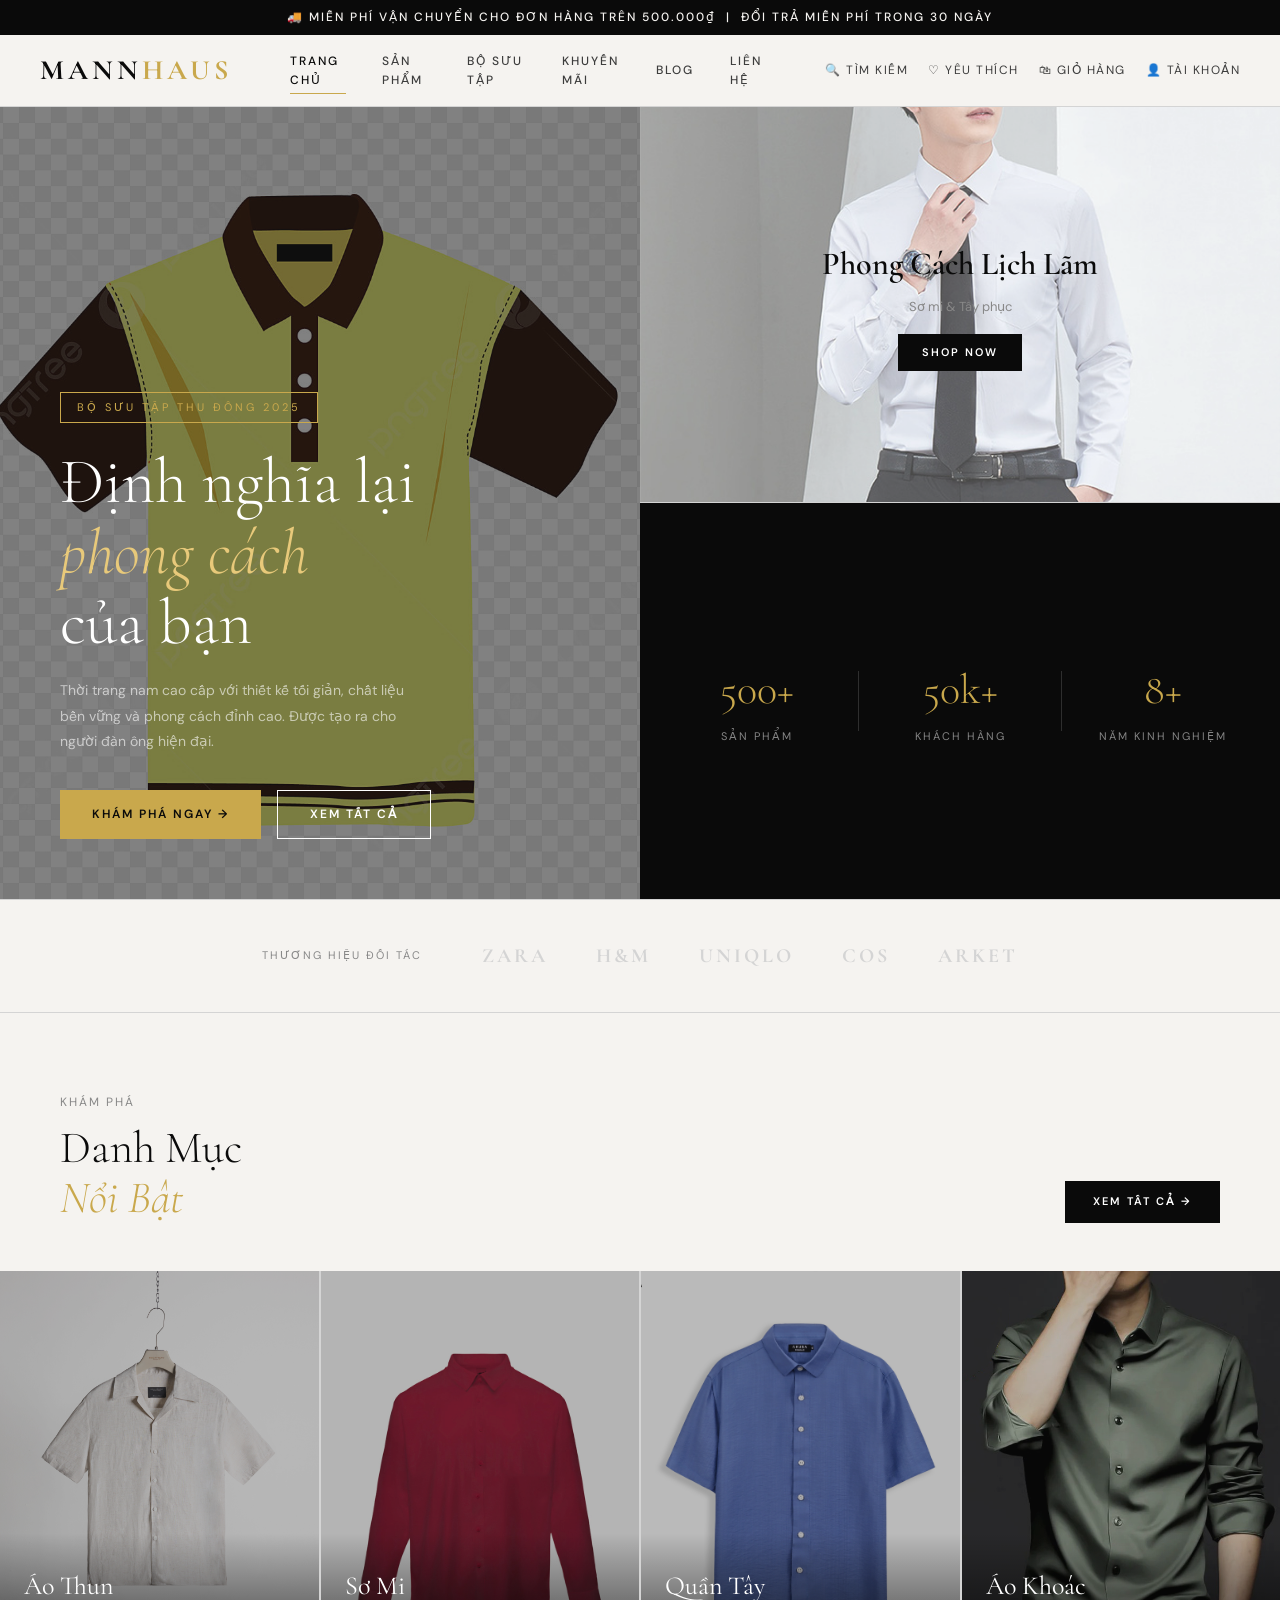
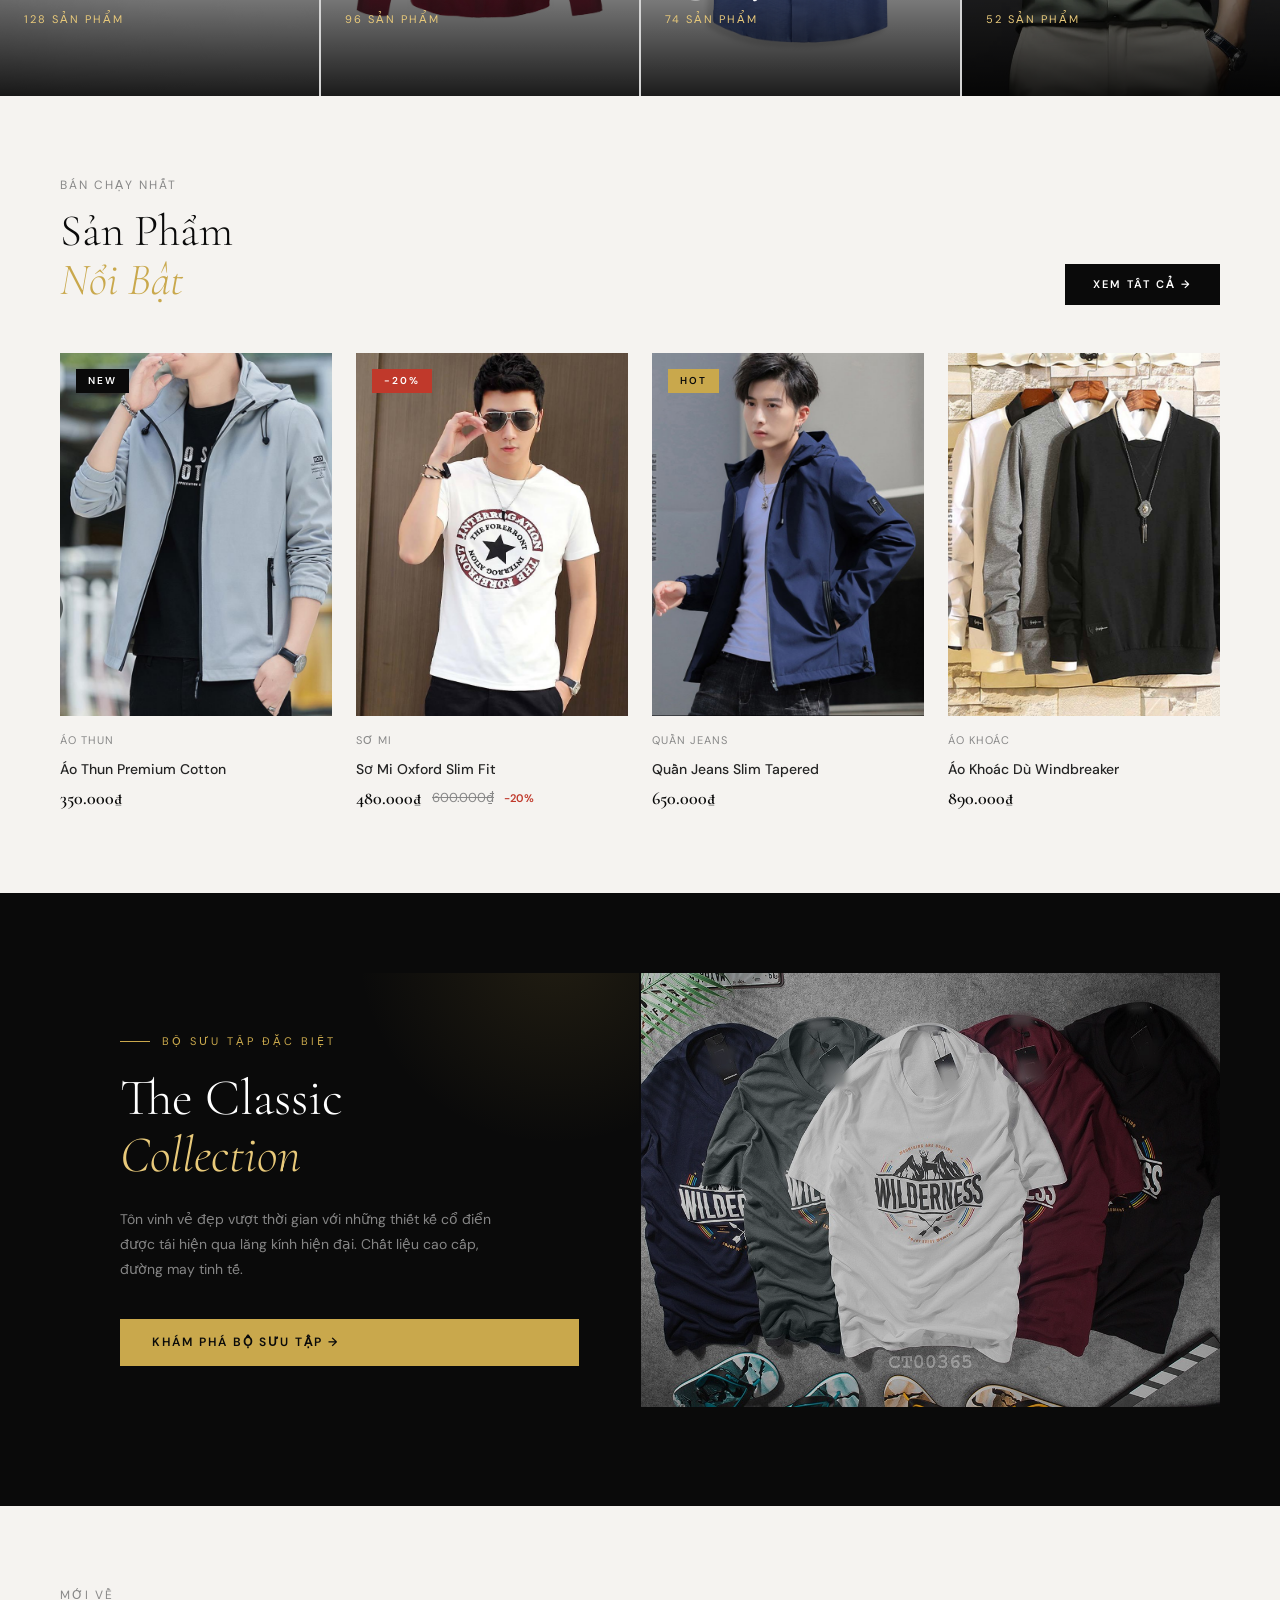
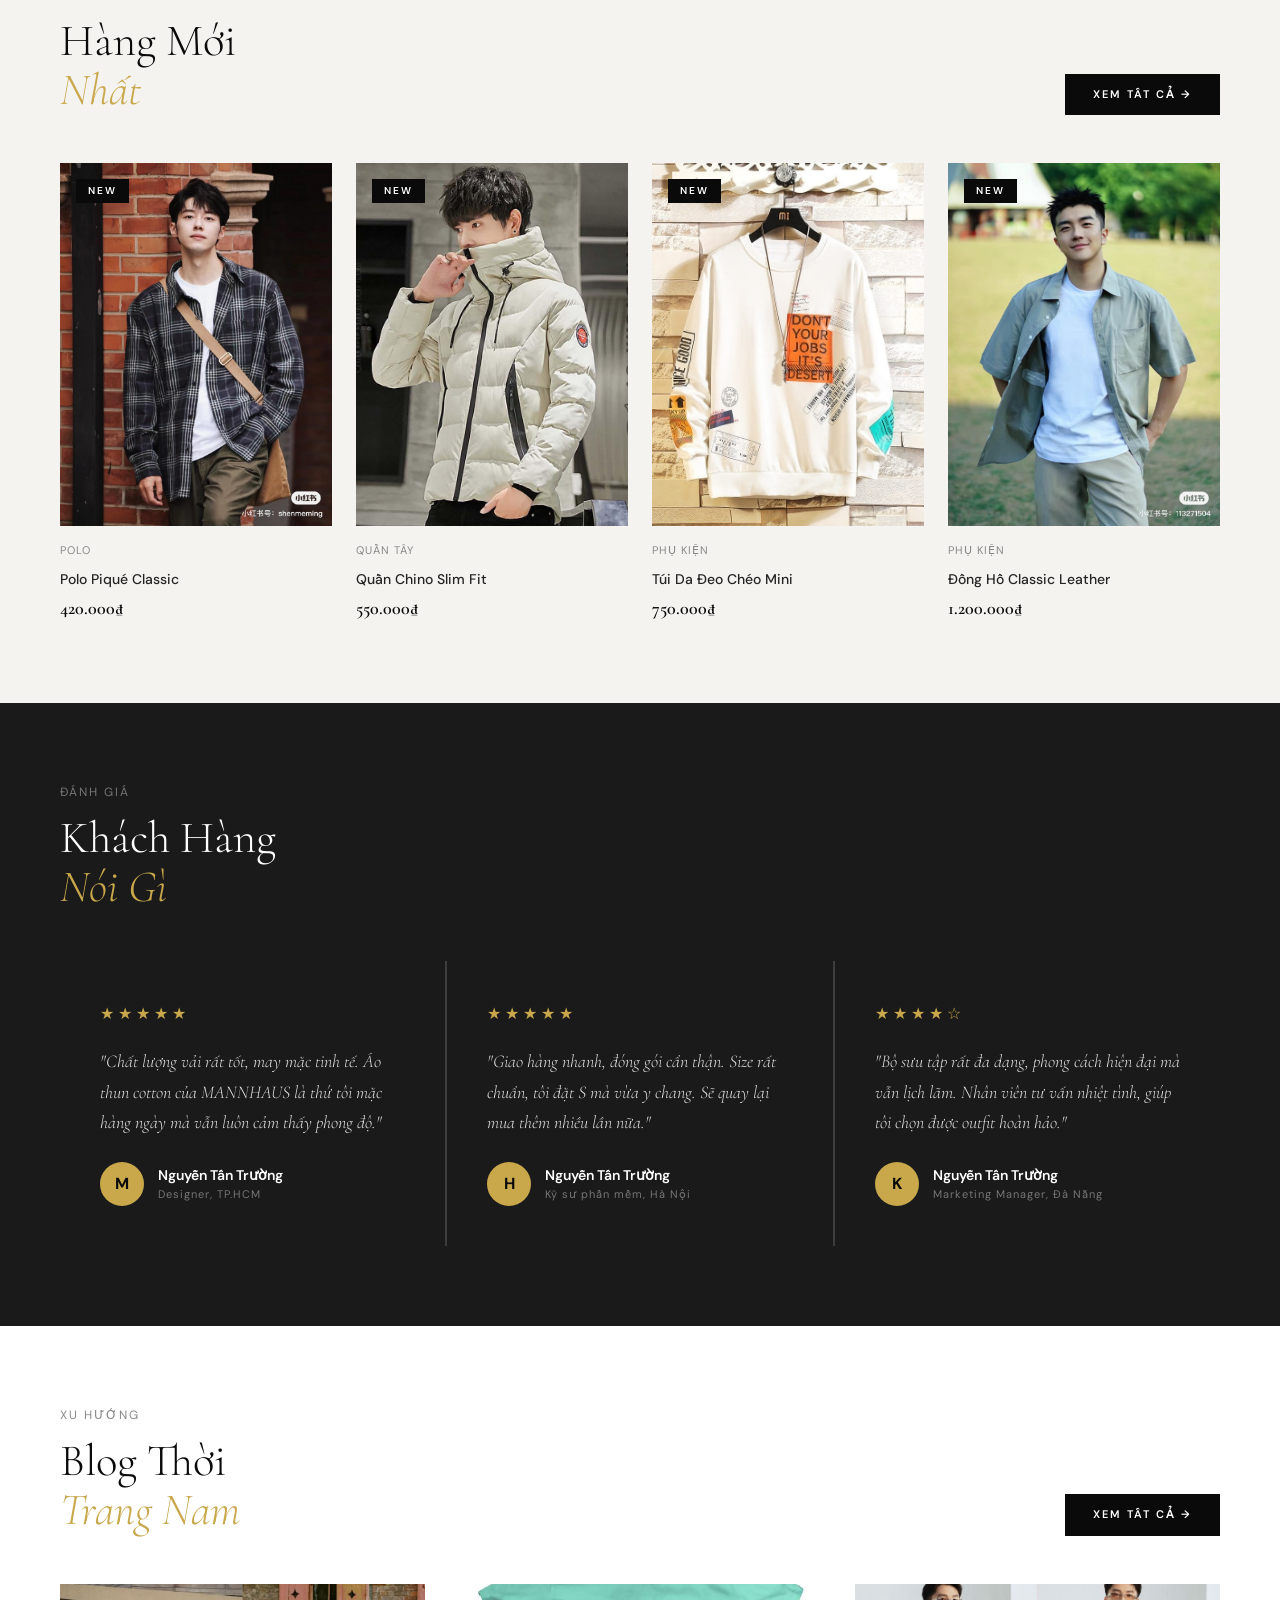
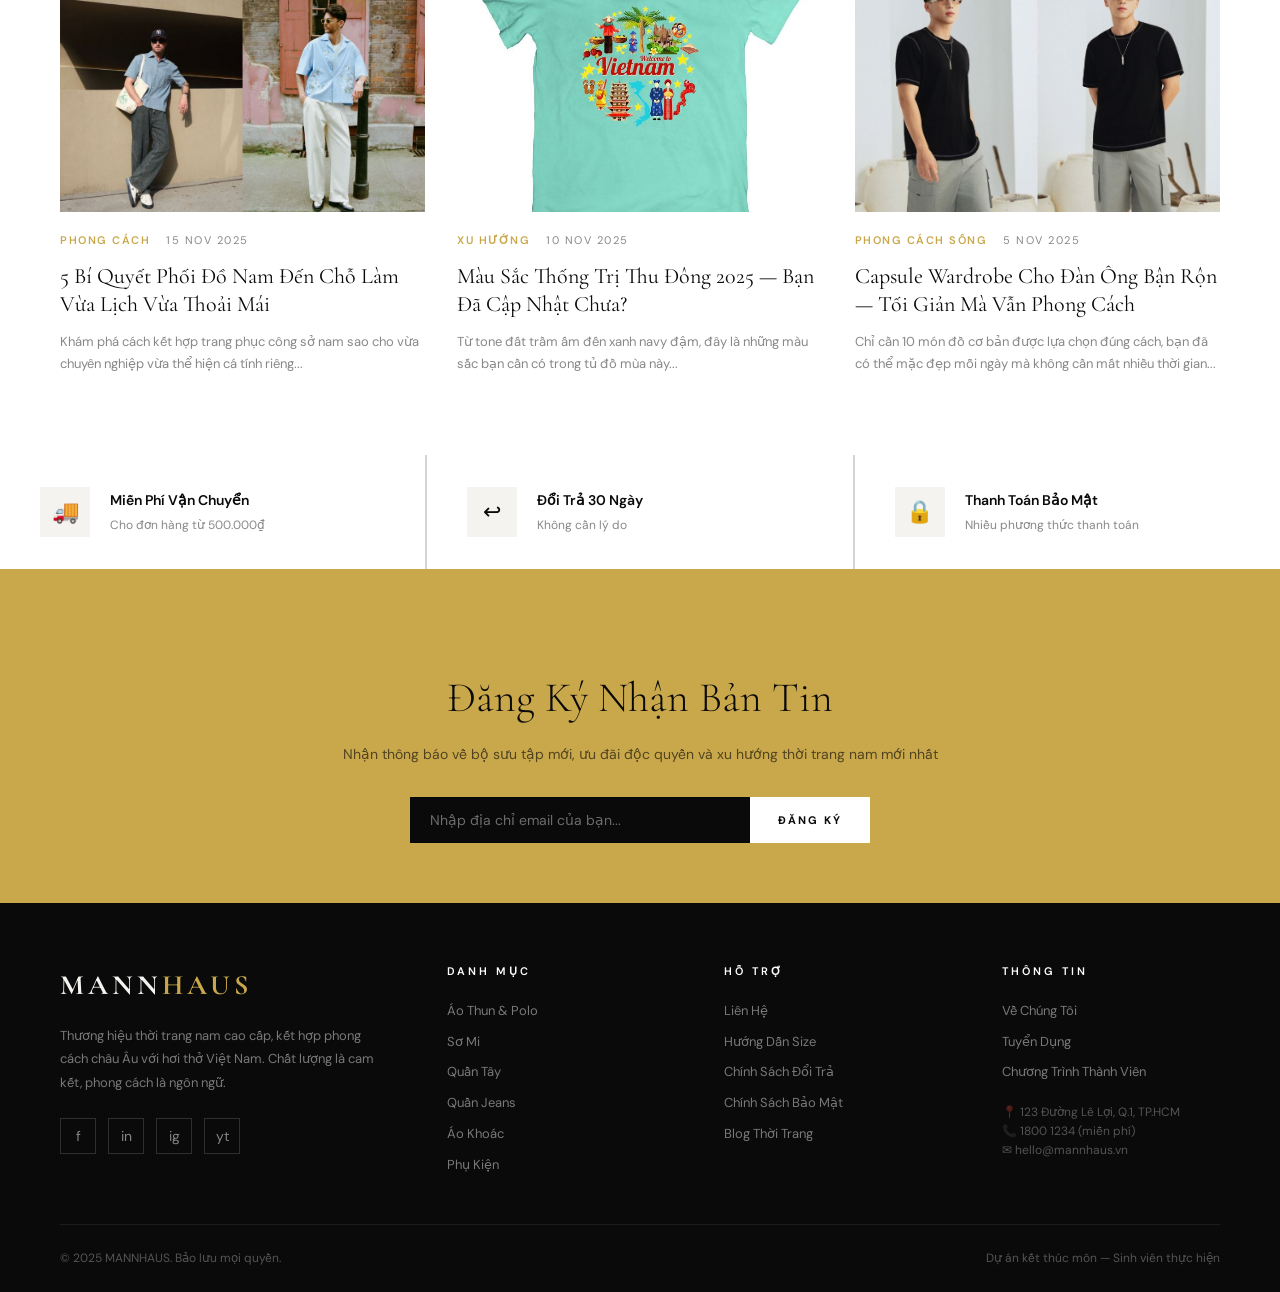
<file: index.html>
<!DOCTYPE html>
<html lang="vi">
<head>
  <meta charset="UTF-8">
  <meta name="viewport" content="width=device-width, initial-scale=1.0">
  <title>MANNHAUS — Thời Trang Nam Cao Cấp</title>
  <link rel="stylesheet" href="css/style.css">
  <link rel="stylesheet" href="css/responsive.css">
</head>
<body>

<!-- TOP BAR & NAV -->
<div class="topbar">🚚 Miễn phí vận chuyển cho đơn hàng trên 500.000₫ &nbsp;|&nbsp; Đổi trả miễn phí trong 30 ngày</div>
<nav class="navbar">
  <a href="index.html" class="navbar-logo">MANN<span>HAUS</span></a>
  <div class="navbar-nav">
    <a href="index.html" class="active">Trang Chủ</a>
    <a href="html/san-pham.html">Sản Phẩm</a>
    <a href="html/bo-suu-tap.html">Bộ Sưu Tập</a>
    <a href="html/khuyen-mai.html">Khuyến Mãi</a>
    <a href="html/blog.html">Blog</a>
    <a href="html/lien-he.html">Liên Hệ</a>
  </div>
  <div class="navbar-actions">
    <a href="html/tim-kiem.html">🔍 Tìm Kiếm</a>
    <a href="html/yeu-thich.html">♡ Yêu Thích</a>
    <a href="html/gio-hang.html">🛍 Giỏ Hàng <span class="cart-badge" style="display:none">0</span></a>
    <a href="html/tai-khoan.html">👤 Tài Khoản</a>
  </div>
</nav>

<!-- HERO -->
<section class="hero">
  <div class="hero-left">
    <div class="hero-left-content">
      <div class="hero-tag">Bộ Sưu Tập Thu Đông 2025</div>
      <h1 class="hero-title">Định nghĩa lại<br><em>phong cách</em><br>của bạn</h1>
      <p class="hero-desc">Thời trang nam cao cấp với thiết kế tối giản, chất liệu bền vững và phong cách đỉnh cao. Được tạo ra cho người đàn ông hiện đại.</p>
      <div style="display:flex; gap:16px; flex-wrap:wrap;">
        <a href="html/bo-suu-tap.html" class="btn btn-gold">Khám Phá Ngay →</a>
        <a href="html/san-pham.html" class="btn btn-outline">Xem Tất Cả</a>
      </div>
    </div>
  </div>
  <div class="hero-right">
    <div class="hero-right-top">
      <img src="assets/blog-4.jpg" alt="">
      <div class="hero-right-top-content">
        <h3>Phong Cách Lịch Lãm</h3>
        <p style="font-size:13px; color:var(--muted); margin-bottom:16px;">Sơ mi & Tây phục</p>
        <a href="html/san-pham.html" class="btn btn-dark" style="font-size:11px; padding:10px 24px;">Shop Now</a>
      </div>
    </div>
    <div class="hero-right-bottom">
      <div class="hero-stat">
        <span class="hero-stat-num">500+</span>
        <span class="hero-stat-label">Sản Phẩm</span>
      </div>
      <div class="hero-stat-divider"></div>
      <div class="hero-stat">
        <span class="hero-stat-num">50k+</span>
        <span class="hero-stat-label">Khách Hàng</span>
      </div>
      <div class="hero-stat-divider"></div>
      <div class="hero-stat">
        <span class="hero-stat-num">8+</span>
        <span class="hero-stat-label">Năm Kinh Nghiệm</span>
      </div>
    </div>
  </div>
</section>

<!-- BRANDS -->
<div class="brands-section">
  <span class="brands-label">Thương Hiệu Đối Tác</span>
  <div class="brands-list">
    <span class="brand-item">ZARA</span>
    <span class="brand-item">H&M</span>
    <span class="brand-item">UNIQLO</span>
    <span class="brand-item">COS</span>
    <span class="brand-item">ARKET</span>
  </div>
</div>

<!-- DANH MỤC -->
<section class="section" style="padding-bottom:0;">
  <div class="section-header">
    <div>
      <div class="section-subtitle">Khám Phá</div>
      <h2 class="section-title">Danh Mục<br><em>Nổi Bật</em></h2>
    </div>
    <a href="html/san-pham.html" class="btn btn-dark" style="font-size:11px; padding:12px 28px;">Xem Tất Cả →</a>
  </div>
</section>
<div class="category-grid">
  <a href="html/san-pham.html" class="category-card">
    <img src="assets/cat-ao-thun.jpg" alt="Áo Thun">
    <div class="category-card-info">
      <div class="category-card-name">Áo Thun</div>
      <div class="category-card-count">128 sản phẩm</div>
      <div class="category-card-btn">Xem Ngay →</div>
    </div>
  </a>
  <a href="html/san-pham.html" class="category-card">
    <img src="assets/cat-so-mi.jpg" alt="Sơ Mi">
    <div class="category-card-info">
      <div class="category-card-name">Sơ Mi</div>
      <div class="category-card-count">96 sản phẩm</div>
      <div class="category-card-btn">Xem Ngay →</div>
    </div>
  </a>
  <a href="html/san-pham.html" class="category-card">
    <img src="assets/cat-quan-tay.jpg" alt="Quần Tây">
    <div class="category-card-info">
      <div class="category-card-name">Quần Tây</div>
      <div class="category-card-count">74 sản phẩm</div>
      <div class="category-card-btn">Xem Ngay →</div>
    </div>
  </a>
  <a href="html/san-pham.html" class="category-card">
    <img src="assets/cat-ao-khoac.jpg" alt="Áo Khoác">
    <div class="category-card-info">
      <div class="category-card-name">Áo Khoác</div>
      <div class="category-card-count">52 sản phẩm</div>
      <div class="category-card-btn">Xem Ngay →</div>
    </div>
  </a>
</div>

<!-- SẢN PHẨM NỔI BẬT -->
<section class="section">
  <div class="section-header">
    <div>
      <div class="section-subtitle">Bán Chạy Nhất</div>
      <h2 class="section-title">Sản Phẩm<br><em>Nổi Bật</em></h2>
    </div>
    <a href="html/san-pham.html" class="btn btn-dark" style="font-size:11px; padding:12px 28px;">Xem Tất Cả →</a>
  </div>
  <div class="product-grid">
    <!-- Product 1 -->
    <div class="product-card">
      <div class="product-card-img">
        <span class="product-badge badge-new">New</span>
        <img src="assets/prod-1.jpg" alt="Áo Thun Premium">
        <div class="product-card-actions">
          <button onclick="addToCart(1,'Áo Thun Premium Cotton',350000)">Thêm Vào Giỏ</button>
          <button onclick="toggleWishlist(this, 1)" style="flex:0; width:44px;">♡</button>
        </div>
      </div>
      <div class="product-card-cat">Áo Thun</div>
      <div class="product-card-name">Áo Thun Premium Cotton</div>
      <div class="product-card-price">
        <span class="price-current">350.000₫</span>
      </div>
    </div>
    <!-- Product 2 -->
    <div class="product-card">
      <div class="product-card-img">
        <span class="product-badge badge-sale">-20%</span>
        <img src="assets/prod-2.jpg" alt="Sơ Mi Oxford">
        <div class="product-card-actions">
          <button onclick="addToCart(2,'Sơ Mi Oxford Slim',480000)">Thêm Vào Giỏ</button>
          <button onclick="toggleWishlist(this, 2)" style="flex:0; width:44px;">♡</button>
        </div>
      </div>
      <div class="product-card-cat">Sơ Mi</div>
      <div class="product-card-name">Sơ Mi Oxford Slim Fit</div>
      <div class="product-card-price">
        <span class="price-current">480.000₫</span>
        <span class="price-old">600.000₫</span>
        <span class="price-off">-20%</span>
      </div>
    </div>
    <!-- Product 3 -->
    <div class="product-card">
      <div class="product-card-img">
        <span class="product-badge badge-hot">Hot</span>
        <img src="assets/prod-3.jpg" alt="Quần Jeans">
        <div class="product-card-actions">
          <button onclick="addToCart(3,'Quần Jeans Slim',650000)">Thêm Vào Giỏ</button>
          <button onclick="toggleWishlist(this, 3)" style="flex:0; width:44px;">♡</button>
        </div>
      </div>
      <div class="product-card-cat">Quần Jeans</div>
      <div class="product-card-name">Quần Jeans Slim Tapered</div>
      <div class="product-card-price">
        <span class="price-current">650.000₫</span>
      </div>
    </div>
    <!-- Product 4 -->
    <div class="product-card">
      <div class="product-card-img">
        <img src="assets/prod-4.jpg" alt="Áo Khoác">
        <div class="product-card-actions">
          <button onclick="addToCart(4,'Áo Khoác Dù',890000)">Thêm Vào Giỏ</button>
          <button onclick="toggleWishlist(this, 4)" style="flex:0; width:44px;">♡</button>
        </div>
      </div>
      <div class="product-card-cat">Áo Khoác</div>
      <div class="product-card-name">Áo Khoác Dù Windbreaker</div>
      <div class="product-card-price">
        <span class="price-current">890.000₫</span>
      </div>
    </div>
  </div>
</section>

<!-- BANNER PROMO -->
<div class="banner-promo">
  <div class="banner-promo-content">
    <div class="banner-promo-tag">Bộ Sưu Tập Đặc Biệt</div>
    <h2 class="banner-promo-title">The Classic<br><em style="font-style:italic;color:var(--gold-light)">Collection</em></h2>
    <p class="banner-promo-desc">Tôn vinh vẻ đẹp vượt thời gian với những thiết kế cổ điển được tái hiện qua lăng kính hiện đại. Chất liệu cao cấp, đường may tinh tế.</p>
    <a href="html/bo-suu-tap.html" class="btn btn-gold">Khám Phá Bộ Sưu Tập →</a>
  </div>
  <div class="banner-promo-img">
    <img src="assets/banner-promo.jpg" alt="Collection">
  </div>
</div>

<!-- SẢN PHẨM MỚI -->
<section class="section">
  <div class="section-header">
    <div>
      <div class="section-subtitle">Mới Về</div>
      <h2 class="section-title">Hàng Mới<br><em>Nhất</em></h2>
    </div>
    <a href="html/san-pham.html" class="btn btn-dark" style="font-size:11px; padding:12px 28px;">Xem Tất Cả →</a>
  </div>
  <div class="product-grid">
    <div class="product-card">
      <div class="product-card-img">
        <span class="product-badge badge-new">New</span>
        <img src="assets/prod-5.jpg" alt="">
        <div class="product-card-actions">
          <button onclick="addToCart(5,'Polo Pique Classic',420000)">Thêm Vào Giỏ</button>
          <button onclick="toggleWishlist(this, 5)" style="flex:0; width:44px;">♡</button>
        </div>
      </div>
      <div class="product-card-cat">Polo</div>
      <div class="product-card-name">Polo Piqué Classic</div>
      <div class="product-card-price"><span class="price-current">420.000₫</span></div>
    </div>
    <div class="product-card">
      <div class="product-card-img">
        <span class="product-badge badge-new">New</span>
        <img src="assets/prod-6.jpg" alt="">
        <div class="product-card-actions">
          <button onclick="addToCart(6,'Quần Chino Slim',550000)">Thêm Vào Giỏ</button>
          <button onclick="toggleWishlist(this, 6)" style="flex:0; width:44px;">♡</button>
        </div>
      </div>
      <div class="product-card-cat">Quần Tây</div>
      <div class="product-card-name">Quần Chino Slim Fit</div>
      <div class="product-card-price"><span class="price-current">550.000₫</span></div>
    </div>
    <div class="product-card">
      <div class="product-card-img">
        <span class="product-badge badge-new">New</span>
        <img src="assets/prod-7.jpg" alt="">
        <div class="product-card-actions">
          <button onclick="addToCart(7,'Túi Da Mini',750000)">Thêm Vào Giỏ</button>
          <button onclick="toggleWishlist(this, 7)" style="flex:0; width:44px;">♡</button>
        </div>
      </div>
      <div class="product-card-cat">Phụ Kiện</div>
      <div class="product-card-name">Túi Da Đeo Chéo Mini</div>
      <div class="product-card-price"><span class="price-current">750.000₫</span></div>
    </div>
    <div class="product-card">
      <div class="product-card-img">
        <span class="product-badge badge-new">New</span>
        <img src="assets/prod-8.jpg" alt="">
        <div class="product-card-actions">
          <button onclick="addToCart(8,'Đồng Hồ Classic',1200000)">Thêm Vào Giỏ</button>
          <button onclick="toggleWishlist(this, 8)" style="flex:0; width:44px;">♡</button>
        </div>
      </div>
      <div class="product-card-cat">Phụ Kiện</div>
      <div class="product-card-name">Đồng Hồ Classic Leather</div>
      <div class="product-card-price"><span class="price-current">1.200.000₫</span></div>
    </div>
  </div>
</section>

<!-- TESTIMONIALS -->
<section class="section testimonials-section">
  <div class="section-header" style="margin-bottom:48px;">
    <div>
      <div class="section-subtitle" style="color:rgba(255,255,255,0.4)">Đánh Giá</div>
      <h2 class="section-title" style="color:var(--white)">Khách Hàng<br><em>Nói Gì</em></h2>
    </div>
  </div>
  <div class="testimonial-grid">
    <div class="testimonial-card">
      <div class="testimonial-stars">★★★★★</div>
      <p class="testimonial-text">"Chất lượng vải rất tốt, may mặc tinh tế. Áo thun cotton của MANNHAUS là thứ tôi mặc hàng ngày mà vẫn luôn cảm thấy phong độ."</p>
      <div class="testimonial-author">
        <div class="testimonial-avatar">M</div>
        <div>
          <div class="testimonial-name">Nguyễn Tấn Trường</div>
          <div class="testimonial-role">Designer, TP.HCM</div>
        </div>
      </div>
    </div>
    <div class="testimonial-card">
      <div class="testimonial-stars">★★★★★</div>
      <p class="testimonial-text">"Giao hàng nhanh, đóng gói cẩn thận. Size rất chuẩn, tôi đặt S mà vừa y chang. Sẽ quay lại mua thêm nhiều lần nữa."</p>
      <div class="testimonial-author">
        <div class="testimonial-avatar">H</div>
        <div>
          <div class="testimonial-name">Nguyễn Tấn Trường</div>
          <div class="testimonial-role">Kỹ sư phần mềm, Hà Nội</div>
        </div>
      </div>
    </div>
    <div class="testimonial-card">
      <div class="testimonial-stars">★★★★☆</div>
      <p class="testimonial-text">"Bộ sưu tập rất đa dạng, phong cách hiện đại mà vẫn lịch lãm. Nhân viên tư vấn nhiệt tình, giúp tôi chọn được outfit hoàn hảo."</p>
      <div class="testimonial-author">
        <div class="testimonial-avatar">K</div>
        <div>
          <div class="testimonial-name">Nguyễn Tấn Trường</div>
          <div class="testimonial-role">Marketing Manager, Đà Nẵng</div>
        </div>
      </div>
    </div>
  </div>
</section>

<!-- BLOG PREVIEW -->
<section class="section" style="background:var(--white);">
  <div class="section-header">
    <div>
      <div class="section-subtitle">Xu Hướng</div>
      <h2 class="section-title">Blog Thời<br><em>Trang Nam</em></h2>
    </div>
    <a href="html/blog.html" class="btn btn-dark" style="font-size:11px; padding:12px 28px;">Xem Tất Cả →</a>
  </div>
  <div class="blog-grid">
    <a href="html/blog.html" class="blog-card">
      <div class="blog-card-img">
        <img src="assets/blog-1.jpg" alt="">
      </div>
      <div class="blog-meta"><span class="blog-meta-cat">Phong Cách</span><span>15 Nov 2025</span></div>
      <h3 class="blog-card-title">5 Bí Quyết Phối Đồ Nam Đến Chỗ Làm Vừa Lịch Vừa Thoải Mái</h3>
      <p class="blog-card-excerpt">Khám phá cách kết hợp trang phục công sở nam sao cho vừa chuyên nghiệp vừa thể hiện cá tính riêng...</p>
    </a>
    <a href="html/blog.html" class="blog-card">
      <div class="blog-card-img">
        <img src="assets/collection-5.jpg" alt="">
      </div>
      <div class="blog-meta"><span class="blog-meta-cat">Xu Hướng</span><span>10 Nov 2025</span></div>
      <h3 class="blog-card-title">Màu Sắc Thống Trị Thu Đông 2025 — Bạn Đã Cập Nhật Chưa?</h3>
      <p class="blog-card-excerpt">Từ tone đất trầm ấm đến xanh navy đậm, đây là những màu sắc bạn cần có trong tủ đồ mùa này...</p>
    </a>
    <a href="html/blog.html" class="blog-card">
      <div class="blog-card-img">
        <img src="assets/collection-4.jpg" alt="">
      </div>
      <div class="blog-meta"><span class="blog-meta-cat">Phong Cách Sống</span><span>5 Nov 2025</span></div>
      <h3 class="blog-card-title">Capsule Wardrobe Cho Đàn Ông Bận Rộn — Tối Giản Mà Vẫn Phong Cách</h3>
      <p class="blog-card-excerpt">Chỉ cần 10 món đồ cơ bản được lựa chọn đúng cách, bạn đã có thể mặc đẹp mỗi ngày mà không cần mất nhiều thời gian...</p>
    </a>
  </div>
</section>

<!-- FOOTER -->
<div class="promo-strip">
  <div class="promo-strip-item">
    <div class="promo-strip-icon">🚚</div>
    <div>
      <div class="promo-strip-title">Miễn Phí Vận Chuyển</div>
      <div class="promo-strip-text">Cho đơn hàng từ 500.000₫</div>
    </div>
  </div>
  <div class="promo-strip-item">
    <div class="promo-strip-icon">↩</div>
    <div>
      <div class="promo-strip-title">Đổi Trả 30 Ngày</div>
      <div class="promo-strip-text">Không cần lý do</div>
    </div>
  </div>
  <div class="promo-strip-item">
    <div class="promo-strip-icon">🔒</div>
    <div>
      <div class="promo-strip-title">Thanh Toán Bảo Mật</div>
      <div class="promo-strip-text">Nhiều phương thức thanh toán</div>
    </div>
  </div>
</div>

<div class="newsletter-section">
  <div class="tag-label">Nhận Ưu Đãi Độc Quyền</div>
  <h3 class="newsletter-title">Đăng Ký Nhận Bản Tin</h3>
  <p class="newsletter-desc">Nhận thông báo về bộ sưu tập mới, ưu đãi độc quyền và xu hướng thời trang nam mới nhất</p>
  <form class="newsletter-form">
    <input type="email" placeholder="Nhập địa chỉ email của bạn..." required>
    <button type="submit">Đăng Ký</button>
  </form>
</div>

<footer class="footer">
  <div class="footer-grid">
    <div>
      <div class="footer-brand-name">MANN<span>HAUS</span></div>
      <p class="footer-desc">Thương hiệu thời trang nam cao cấp, kết hợp phong cách châu Âu với hơi thở Việt Nam. Chất lượng là cam kết, phong cách là ngôn ngữ.</p>
      <div class="footer-socials">
        <a class="footer-social" href="#">f</a>
        <a class="footer-social" href="#">in</a>
        <a class="footer-social" href="#">ig</a>
        <a class="footer-social" href="#">yt</a>
      </div>
    </div>
    <div>
      <div class="footer-col-title">Danh Mục</div>
      <div class="footer-links">
        <a href="html/san-pham.html">Áo Thun &amp; Polo</a>
        <a href="html/san-pham.html">Sơ Mi</a>
        <a href="html/san-pham.html">Quần Tây</a>
        <a href="html/san-pham.html">Quần Jeans</a>
        <a href="html/san-pham.html">Áo Khoác</a>
        <a href="html/san-pham.html">Phụ Kiện</a>
      </div>
    </div>
    <div>
      <div class="footer-col-title">Hỗ Trợ</div>
      <div class="footer-links">
        <a href="html/lien-he.html">Liên Hệ</a>
        <a href="html/huong-dan-size.html">Hướng Dẫn Size</a>
        <a href="html/chinh-sach.html">Chính Sách Đổi Trả</a>
        <a href="html/chinh-sach.html">Chính Sách Bảo Mật</a>
        <a href="html/blog.html">Blog Thời Trang</a>
      </div>
    </div>
    <div>
      <div class="footer-col-title">Thông Tin</div>
      <div class="footer-links">
        <a href="html/ve-chung-toi.html">Về Chúng Tôi</a>
        <a href="#">Tuyển Dụng</a>
        <a href="#">Chương Trình Thành Viên</a>
      </div>
      <div style="margin-top:20px; font-size:12px; color:rgba(255,255,255,0.3);">
        📍 123 Đường Lê Lợi, Q.1, TP.HCM<br>
        📞 1800 1234 (miễn phí)<br>
        ✉ hello@mannhaus.vn
      </div>
    </div>
  </div>
  <div class="footer-bottom">
    <span>© 2025 MANNHAUS. Bảo lưu mọi quyền.</span>
    <span>Dự án kết thúc môn — Sinh viên thực hiện</span>
  </div>
</footer>

<script src="js/main.js"></script>
</body>
</html>
</file>
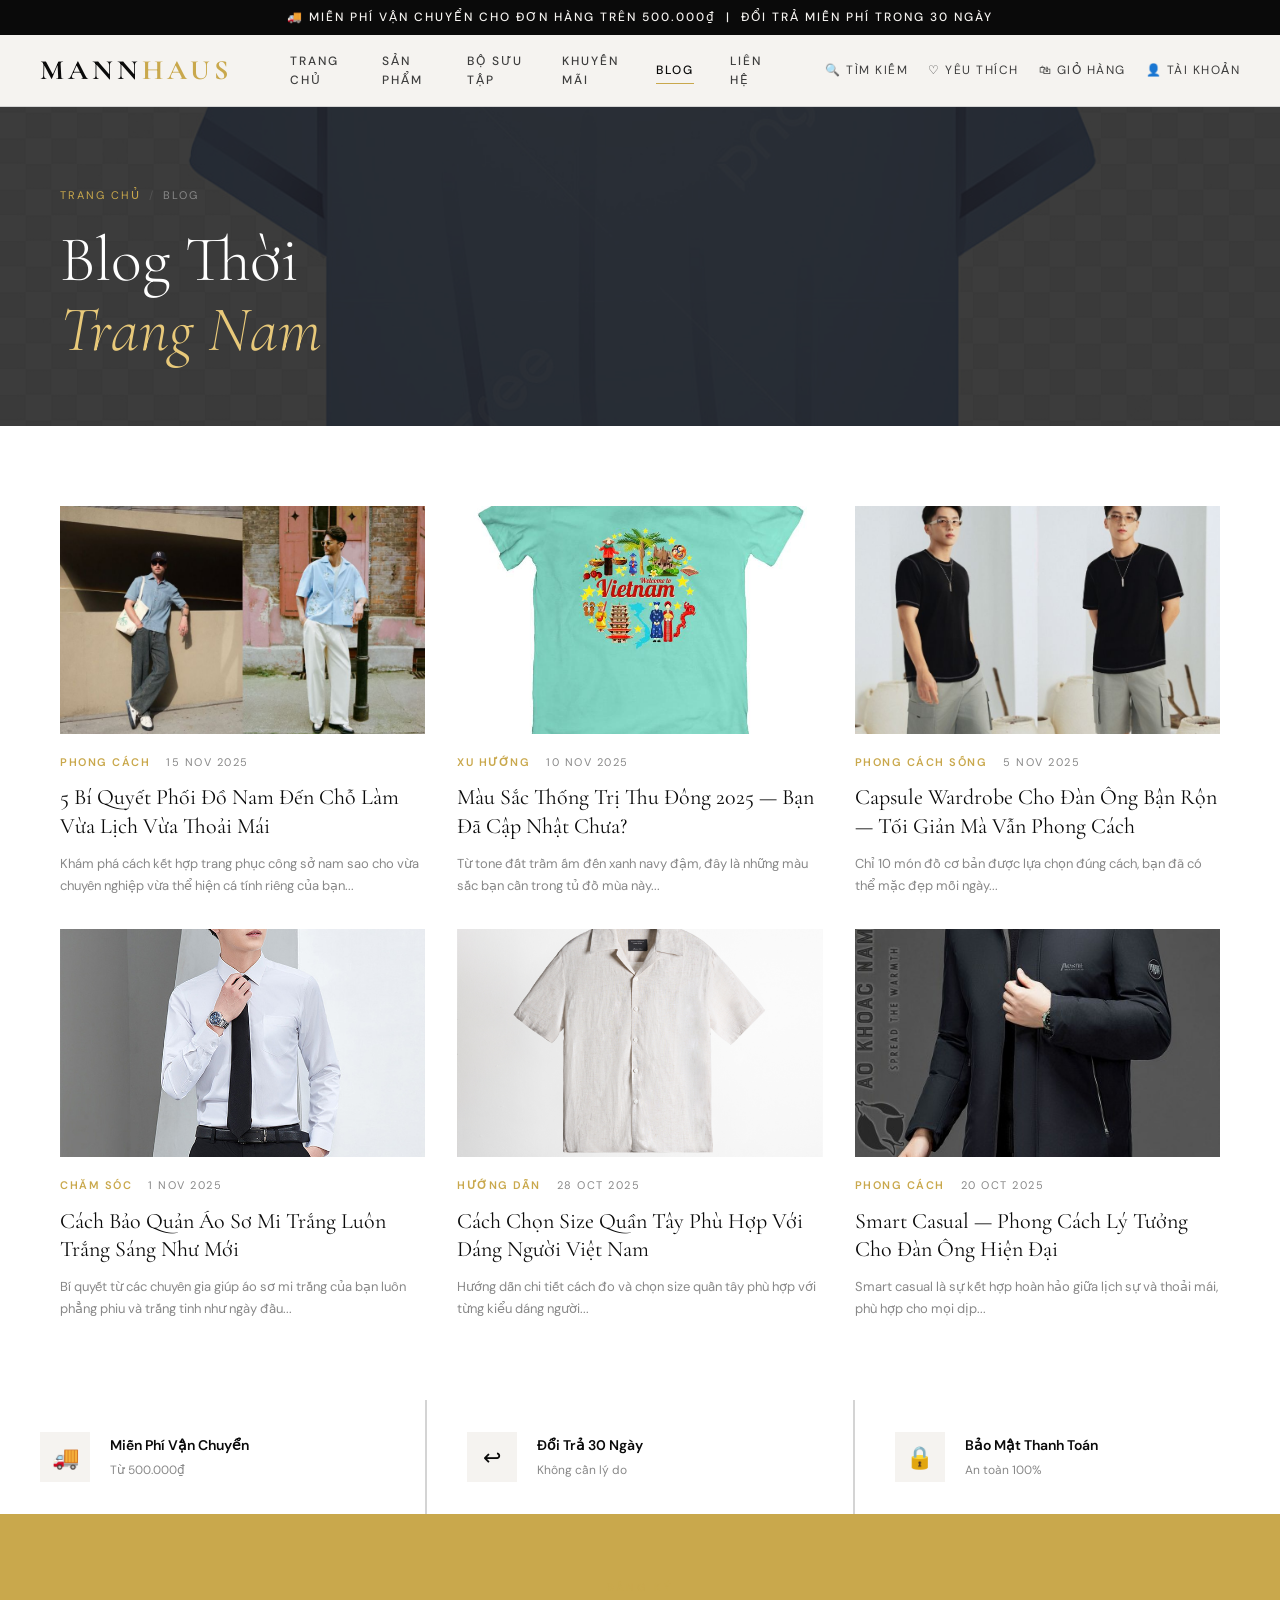
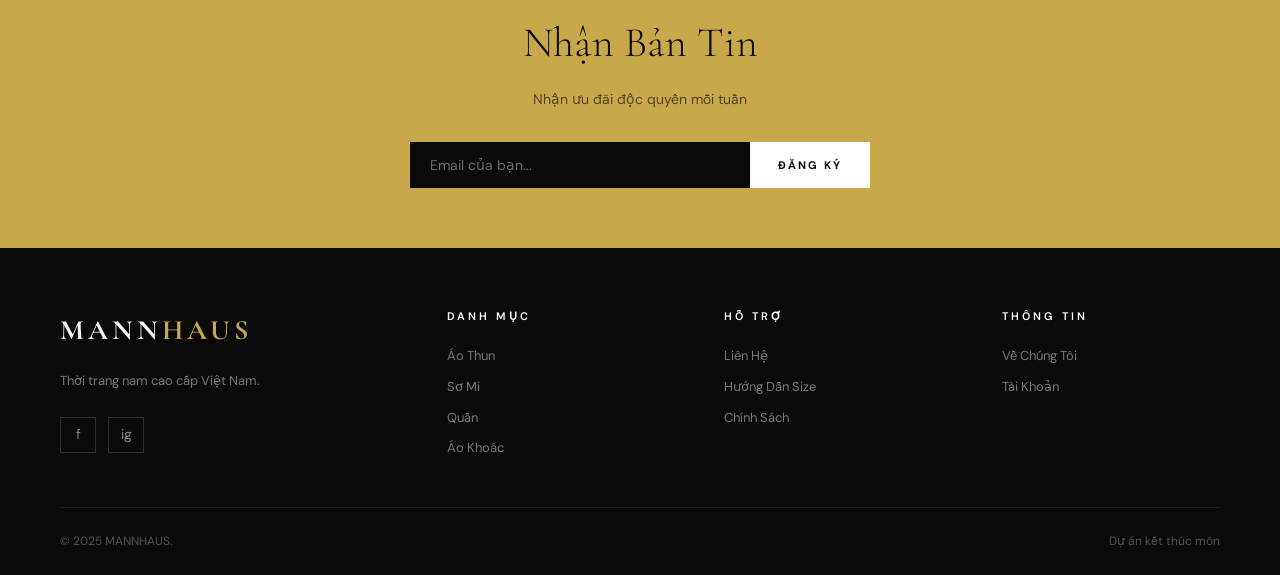
<file: html/blog.html>
<!DOCTYPE html>
<html lang="vi">
<head>
  <meta charset="UTF-8"><meta name="viewport" content="width=device-width, initial-scale=1.0">
  <title>Blog Thời Trang — MANNHAUS</title>
  <link rel="stylesheet" href="../css/style.css">
  <link rel="stylesheet" href="../css/responsive.css">
</head>
<body>
<div class="topbar">🚚 Miễn phí vận chuyển cho đơn hàng trên 500.000₫ &nbsp;|&nbsp; Đổi trả miễn phí trong 30 ngày</div>
<nav class="navbar">
  <a href="../index.html" class="navbar-logo">MANN<span>HAUS</span></a>
  <div class="navbar-nav">
    <a href="../index.html">Trang Chủ</a>
    <a href="san-pham.html" id="nav-sp">Sản Phẩm</a>
    <a href="bo-suu-tap.html" id="nav-bst">Bộ Sưu Tập</a>
    <a href="khuyen-mai.html" id="nav-km">Khuyến Mãi</a>
    <a href="blog.html" id="nav-blog">Blog</a>
    <a href="lien-he.html" id="nav-lh">Liên Hệ</a>
  </div>
  <div class="navbar-actions">
    <a href="tim-kiem.html">🔍 Tìm Kiếm</a>
    <a href="yeu-thich.html">♡ Yêu Thích</a>
    <a href="gio-hang.html">🛍 Giỏ Hàng <span class="cart-badge" style="display:none">0</span></a>
    <a href="tai-khoan.html">👤 Tài Khoản</a>
  </div>
</nav>
<script>document.addEventListener('DOMContentLoaded',function(){var el=document.getElementById("nav-blog");if(el)el.classList.add("active");});</script>

<div class="page-header">
  <div class="page-header-content">
    <div class="breadcrumb"><a href="../index.html">Trang Chủ</a><span class="breadcrumb-sep">/</span>Blog</div>
    <h1 class="page-header-title">Blog Thời<br><em>Trang Nam</em></h1>
  </div>
</div>
<section class="section" style="background:var(--white);">
  <div class="blog-grid">
    <a href="#" class="blog-card"><div class="blog-card-img"><img src="../assets/blog-1.jpg" alt=""></div><div class="blog-meta"><span class="blog-meta-cat">Phong Cách</span><span>15 Nov 2025</span></div><h3 class="blog-card-title">5 Bí Quyết Phối Đồ Nam Đến Chỗ Làm Vừa Lịch Vừa Thoải Mái</h3><p class="blog-card-excerpt">Khám phá cách kết hợp trang phục công sở nam sao cho vừa chuyên nghiệp vừa thể hiện cá tính riêng của bạn...</p></a>
    <a href="#" class="blog-card"><div class="blog-card-img"><img src="../assets/collection-5.jpg" alt=""></div><div class="blog-meta"><span class="blog-meta-cat">Xu Hướng</span><span>10 Nov 2025</span></div><h3 class="blog-card-title">Màu Sắc Thống Trị Thu Đông 2025 — Bạn Đã Cập Nhật Chưa?</h3><p class="blog-card-excerpt">Từ tone đất trầm ấm đến xanh navy đậm, đây là những màu sắc bạn cần trong tủ đồ mùa này...</p></a>
    <a href="#" class="blog-card"><div class="blog-card-img"><img src="../assets/collection-4.jpg" alt=""></div><div class="blog-meta"><span class="blog-meta-cat">Phong Cách Sống</span><span>5 Nov 2025</span></div><h3 class="blog-card-title">Capsule Wardrobe Cho Đàn Ông Bận Rộn — Tối Giản Mà Vẫn Phong Cách</h3><p class="blog-card-excerpt">Chỉ 10 món đồ cơ bản được lựa chọn đúng cách, bạn đã có thể mặc đẹp mỗi ngày...</p></a>
    <a href="#" class="blog-card"><div class="blog-card-img"><img src="../assets/blog-4.jpg" alt=""></div><div class="blog-meta"><span class="blog-meta-cat">Chăm Sóc</span><span>1 Nov 2025</span></div><h3 class="blog-card-title">Cách Bảo Quản Áo Sơ Mi Trắng Luôn Trắng Sáng Như Mới</h3><p class="blog-card-excerpt">Bí quyết từ các chuyên gia giúp áo sơ mi trắng của bạn luôn phẳng phiu và trắng tinh như ngày đầu...</p></a>
    <a href="#" class="blog-card"><div class="blog-card-img"><img src="../assets/cat-ao-thun.jpg" alt=""></div><div class="blog-meta"><span class="blog-meta-cat">Hướng Dẫn</span><span>28 Oct 2025</span></div><h3 class="blog-card-title">Cách Chọn Size Quần Tây Phù Hợp Với Dáng Người Việt Nam</h3><p class="blog-card-excerpt">Hướng dẫn chi tiết cách đo và chọn size quần tây phù hợp với từng kiểu dáng người...</p></a>
    <a href="#" class="blog-card"><div class="blog-card-img"><img src="../assets/collection-3.jpg" alt=""></div><div class="blog-meta"><span class="blog-meta-cat">Phong Cách</span><span>20 Oct 2025</span></div><h3 class="blog-card-title">Smart Casual — Phong Cách Lý Tưởng Cho Đàn Ông Hiện Đại</h3><p class="blog-card-excerpt">Smart casual là sự kết hợp hoàn hảo giữa lịch sự và thoải mái, phù hợp cho mọi dịp...</p></a>
  </div>
</section>

<div class="promo-strip">
  <div class="promo-strip-item"><div class="promo-strip-icon">🚚</div><div><div class="promo-strip-title">Miễn Phí Vận Chuyển</div><div class="promo-strip-text">Từ 500.000₫</div></div></div>
  <div class="promo-strip-item"><div class="promo-strip-icon">↩</div><div><div class="promo-strip-title">Đổi Trả 30 Ngày</div><div class="promo-strip-text">Không cần lý do</div></div></div>
  <div class="promo-strip-item"><div class="promo-strip-icon">🔒</div><div><div class="promo-strip-title">Bảo Mật Thanh Toán</div><div class="promo-strip-text">An toàn 100%</div></div></div>
</div>
<div class="newsletter-section"><div class="tag-label">Đăng Ký</div><h3 class="newsletter-title">Nhận Bản Tin</h3><p class="newsletter-desc">Nhận ưu đãi độc quyền mỗi tuần</p><form class="newsletter-form"><input type="email" placeholder="Email của bạn..." required><button type="submit">Đăng Ký</button></form></div>
<footer class="footer"><div class="footer-grid">
  <div><div class="footer-brand-name">MANN<span>HAUS</span></div><p class="footer-desc">Thời trang nam cao cấp Việt Nam.</p><div class="footer-socials"><a class="footer-social" href="#">f</a><a class="footer-social" href="#">ig</a></div></div>
  <div><div class="footer-col-title">Danh Mục</div><div class="footer-links"><a href="san-pham.html">Áo Thun</a><a href="san-pham.html">Sơ Mi</a><a href="san-pham.html">Quần</a><a href="san-pham.html">Áo Khoác</a></div></div>
  <div><div class="footer-col-title">Hỗ Trợ</div><div class="footer-links"><a href="lien-he.html">Liên Hệ</a><a href="huong-dan-size.html">Hướng Dẫn Size</a><a href="chinh-sach.html">Chính Sách</a></div></div>
  <div><div class="footer-col-title">Thông Tin</div><div class="footer-links"><a href="ve-chung-toi.html">Về Chúng Tôi</a><a href="tai-khoan.html">Tài Khoản</a></div></div>
</div><div class="footer-bottom"><span>© 2025 MANNHAUS.</span><span>Dự án kết thúc môn</span></div></footer>
<script src="../js/main.js"></script>
</body>
</html>
</file>
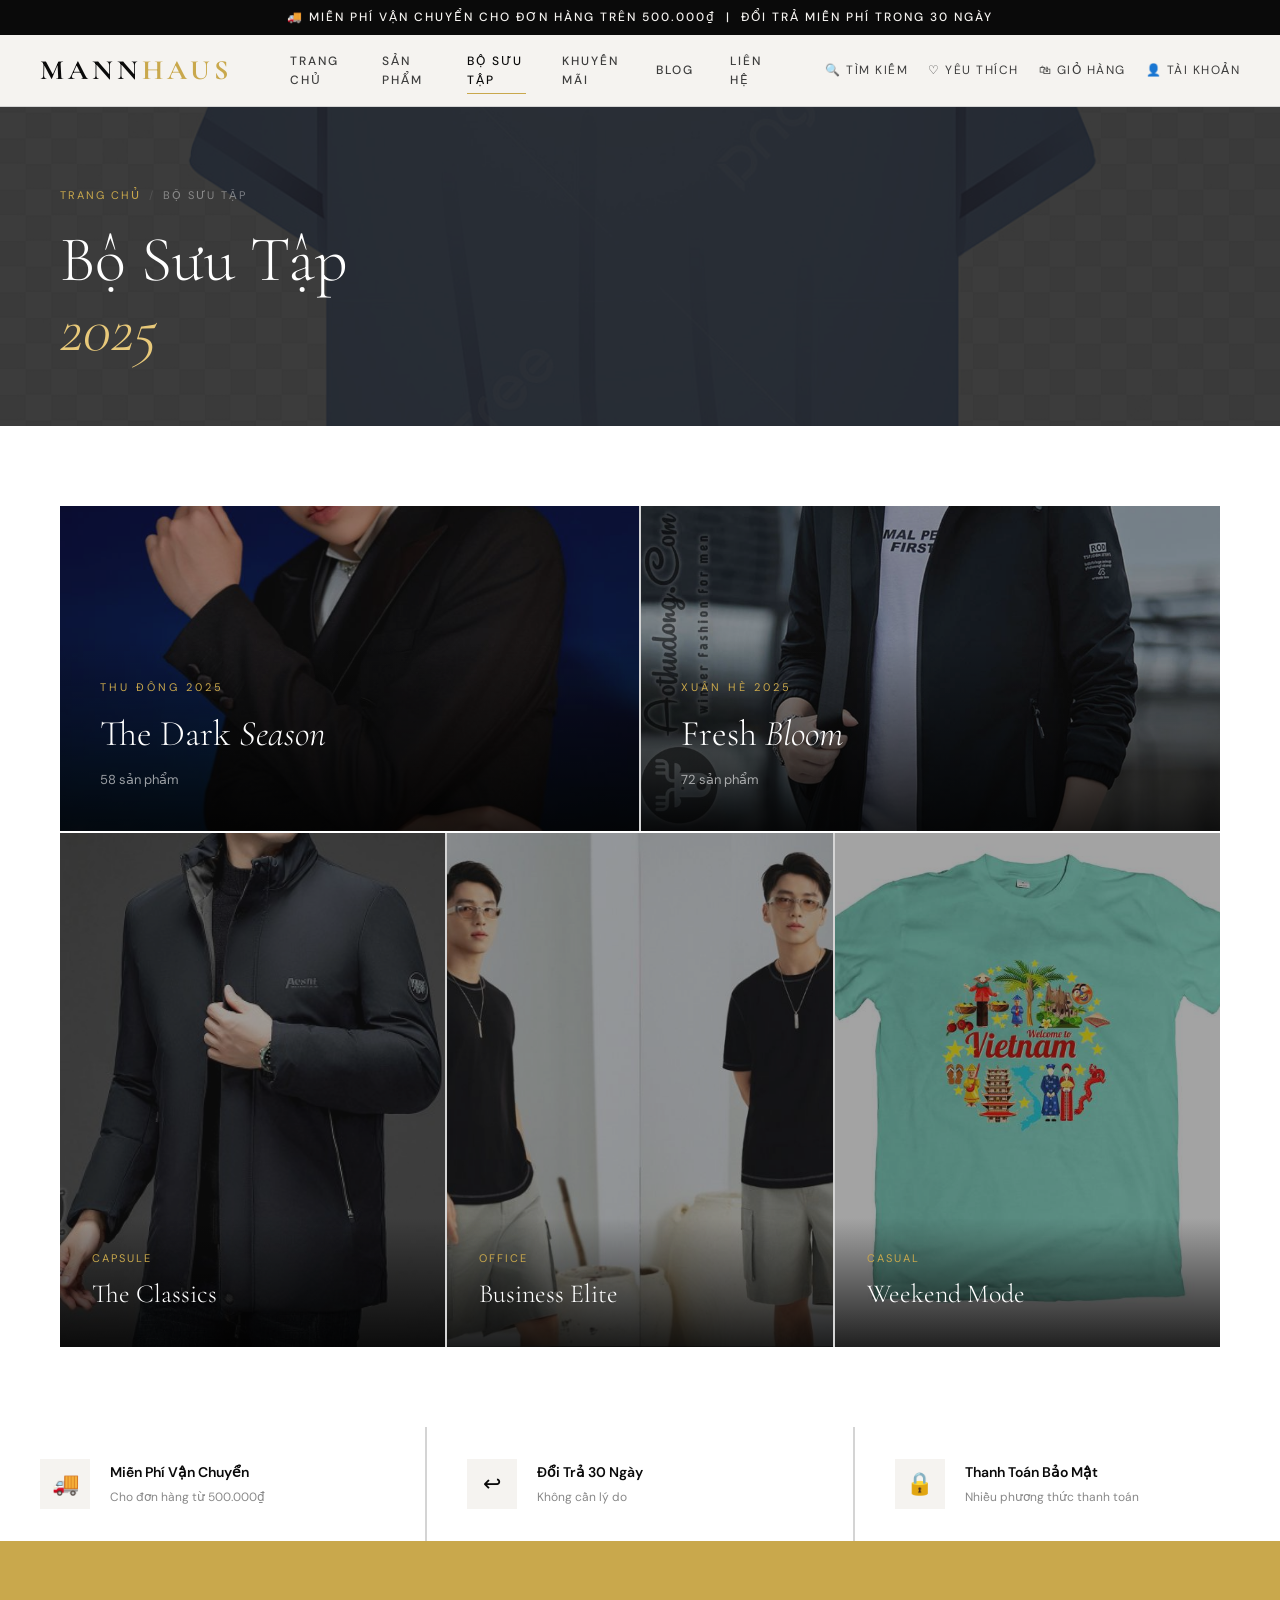
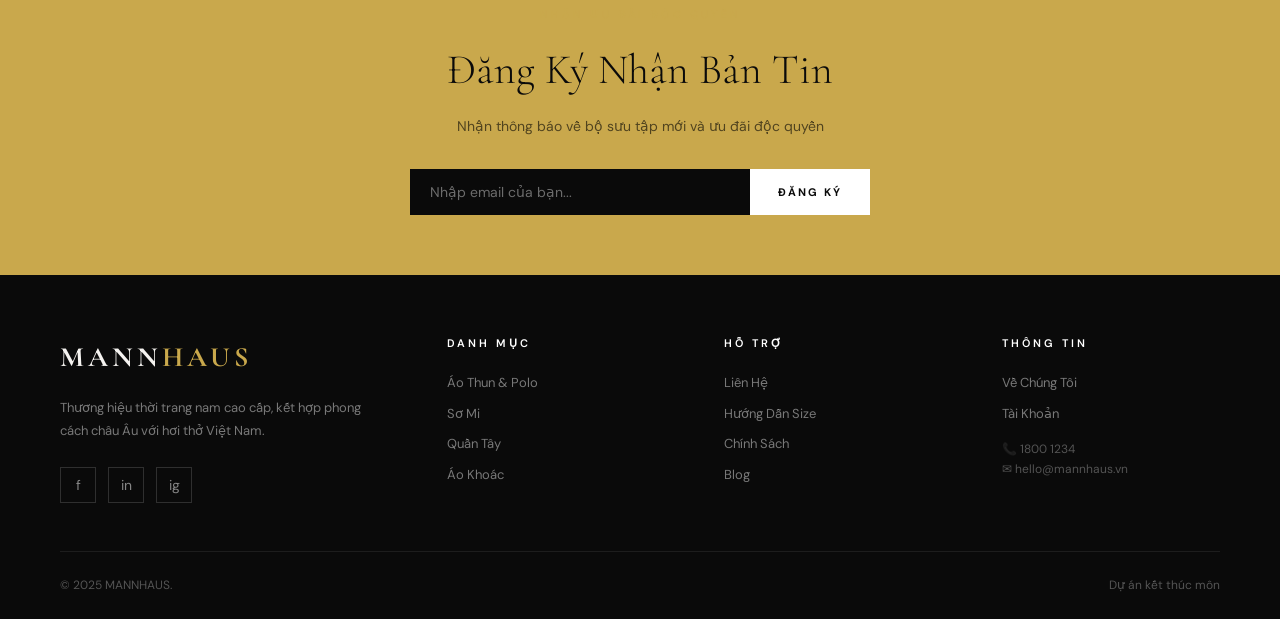
<file: html/bo-suu-tap.html>
<!DOCTYPE html>
<html lang="vi">
<head>
  <meta charset="UTF-8">
  <meta name="viewport" content="width=device-width, initial-scale=1.0">
  <title>Bộ Sưu Tập — MANNHAUS</title>
  <link rel="stylesheet" href="../css/style.css">
  <link rel="stylesheet" href="../css/responsive.css">
</head>
<body>
<div class="topbar">🚚 Miễn phí vận chuyển cho đơn hàng trên 500.000₫ &nbsp;|&nbsp; Đổi trả miễn phí trong 30 ngày</div>
<nav class="navbar">
  <a href="../index.html" class="navbar-logo">MANN<span>HAUS</span></a>
  <div class="navbar-nav">
    <a href="../index.html">Trang Chủ</a>
    <a href="san-pham.html" id="nav-san-pham">Sản Phẩm</a>
    <a href="bo-suu-tap.html" id="nav-bst">Bộ Sưu Tập</a>
    <a href="khuyen-mai.html" id="nav-km">Khuyến Mãi</a>
    <a href="blog.html" id="nav-blog">Blog</a>
    <a href="lien-he.html" id="nav-lh">Liên Hệ</a>
  </div>
  <div class="navbar-actions">
    <a href="tim-kiem.html">🔍 Tìm Kiếm</a>
    <a href="yeu-thich.html">♡ Yêu Thích</a>
    <a href="gio-hang.html">🛍 Giỏ Hàng <span class="cart-badge" style="display:none">0</span></a>
    <a href="tai-khoan.html">👤 Tài Khoản</a>
  </div>
</nav>
<script>document.addEventListener('DOMContentLoaded',()=>{ document.getElementById("nav-bst") && document.getElementById("nav-bst").classList.add("active"); });</script>

<div class="page-header">
  <div class="page-header-content">
    <div class="breadcrumb"><a href="../index.html">Trang Chủ</a><span class="breadcrumb-sep">/</span>Bộ Sưu Tập</div>
    <h1 class="page-header-title">Bộ Sưu Tập<br><em>2025</em></h1>
  </div>
</div>
<section class="section" style="background:var(--white);">
  <div style="display:grid; grid-template-columns:1fr 1fr; gap:2px; background:var(--light-gray); margin-bottom:2px;">
    <a href="san-pham.html" style="display:block; aspect-ratio:16/9; overflow:hidden; position:relative; background:var(--charcoal);">
      <img src="../assets/collection-1.jpg" alt="" style="width:100%;height:100%;object-fit:cover;opacity:.6;transition:transform .6s;" onmouseover="this.style.transform='scale(1.05)'" onmouseout="this.style.transform=''">
      <div style="position:absolute;bottom:0;left:0;right:0;padding:40px;background:linear-gradient(to top,rgba(0,0,0,.8),transparent);">
        <div style="font-size:11px;letter-spacing:3px;text-transform:uppercase;color:var(--gold);margin-bottom:8px;">Thu Đông 2025</div>
        <h2 style="font-family:var(--font-display);font-size:36px;font-weight:300;color:var(--white);">The Dark <em>Season</em></h2>
        <p style="font-size:13px;color:rgba(255,255,255,.6);margin-top:8px;">58 sản phẩm</p>
      </div>
    </a>
    <a href="san-pham.html" style="display:block; aspect-ratio:16/9; overflow:hidden; position:relative; background:var(--charcoal);">
      <img src="../assets/collection-2.jpg" alt="" style="width:100%;height:100%;object-fit:cover;opacity:.6;transition:transform .6s;" onmouseover="this.style.transform='scale(1.05)'" onmouseout="this.style.transform=''">
      <div style="position:absolute;bottom:0;left:0;right:0;padding:40px;background:linear-gradient(to top,rgba(0,0,0,.8),transparent);">
        <div style="font-size:11px;letter-spacing:3px;text-transform:uppercase;color:var(--gold);margin-bottom:8px;">Xuân Hè 2025</div>
        <h2 style="font-family:var(--font-display);font-size:36px;font-weight:300;color:var(--white);">Fresh <em>Bloom</em></h2>
        <p style="font-size:13px;color:rgba(255,255,255,.6);margin-top:8px;">72 sản phẩm</p>
      </div>
    </a>
  </div>
  <div style="display:grid; grid-template-columns:1fr 1fr 1fr; gap:2px; background:var(--light-gray);">
    <a href="san-pham.html" style="display:block; aspect-ratio:3/4; overflow:hidden; position:relative; background:var(--charcoal);">
      <img src="../assets/collection-3.jpg" alt="" style="width:100%;height:100%;object-fit:cover;opacity:.6;transition:transform .6s;" onmouseover="this.style.transform='scale(1.05)'" onmouseout="this.style.transform=''">
      <div style="position:absolute;bottom:0;left:0;right:0;padding:32px;background:linear-gradient(to top,rgba(0,0,0,.8),transparent);">
        <div style="font-size:11px;letter-spacing:2px;text-transform:uppercase;color:var(--gold);margin-bottom:6px;">Capsule</div>
        <h3 style="font-family:var(--font-display);font-size:26px;color:var(--white);font-weight:300;">The Classics</h3>
      </div>
    </a>
    <a href="san-pham.html" style="display:block; aspect-ratio:3/4; overflow:hidden; position:relative; background:var(--charcoal);">
      <img src="../assets/collection-4.jpg" alt="" style="width:100%;height:100%;object-fit:cover;opacity:.6;transition:transform .6s;" onmouseover="this.style.transform='scale(1.05)'" onmouseout="this.style.transform=''">
      <div style="position:absolute;bottom:0;left:0;right:0;padding:32px;background:linear-gradient(to top,rgba(0,0,0,.8),transparent);">
        <div style="font-size:11px;letter-spacing:2px;text-transform:uppercase;color:var(--gold);margin-bottom:6px;">Office</div>
        <h3 style="font-family:var(--font-display);font-size:26px;color:var(--white);font-weight:300;">Business Elite</h3>
      </div>
    </a>
    <a href="san-pham.html" style="display:block; aspect-ratio:3/4; overflow:hidden; position:relative; background:var(--charcoal);">
      <img src="../assets/collection-5.jpg" alt="" style="width:100%;height:100%;object-fit:cover;opacity:.6;transition:transform .6s;" onmouseover="this.style.transform='scale(1.05)'" onmouseout="this.style.transform=''">
      <div style="position:absolute;bottom:0;left:0;right:0;padding:32px;background:linear-gradient(to top,rgba(0,0,0,.8),transparent);">
        <div style="font-size:11px;letter-spacing:2px;text-transform:uppercase;color:var(--gold);margin-bottom:6px;">Casual</div>
        <h3 style="font-family:var(--font-display);font-size:26px;color:var(--white);font-weight:300;">Weekend Mode</h3>
      </div>
    </a>
  </div>
</section>

<div class="promo-strip">
  <div class="promo-strip-item"><div class="promo-strip-icon">🚚</div><div><div class="promo-strip-title">Miễn Phí Vận Chuyển</div><div class="promo-strip-text">Cho đơn hàng từ 500.000₫</div></div></div>
  <div class="promo-strip-item"><div class="promo-strip-icon">↩</div><div><div class="promo-strip-title">Đổi Trả 30 Ngày</div><div class="promo-strip-text">Không cần lý do</div></div></div>
  <div class="promo-strip-item"><div class="promo-strip-icon">🔒</div><div><div class="promo-strip-title">Thanh Toán Bảo Mật</div><div class="promo-strip-text">Nhiều phương thức thanh toán</div></div></div>
</div>
<div class="newsletter-section">
  <div class="tag-label">Nhận Ưu Đãi Độc Quyền</div>
  <h3 class="newsletter-title">Đăng Ký Nhận Bản Tin</h3>
  <p class="newsletter-desc">Nhận thông báo về bộ sưu tập mới và ưu đãi độc quyền</p>
  <form class="newsletter-form"><input type="email" placeholder="Nhập email của bạn..." required><button type="submit">Đăng Ký</button></form>
</div>
<footer class="footer">
  <div class="footer-grid">
    <div>
      <div class="footer-brand-name">MANN<span>HAUS</span></div>
      <p class="footer-desc">Thương hiệu thời trang nam cao cấp, kết hợp phong cách châu Âu với hơi thở Việt Nam.</p>
      <div class="footer-socials"><a class="footer-social" href="#">f</a><a class="footer-social" href="#">in</a><a class="footer-social" href="#">ig</a></div>
    </div>
    <div><div class="footer-col-title">Danh Mục</div><div class="footer-links"><a href="san-pham.html">Áo Thun &amp; Polo</a><a href="san-pham.html">Sơ Mi</a><a href="san-pham.html">Quần Tây</a><a href="san-pham.html">Áo Khoác</a></div></div>
    <div><div class="footer-col-title">Hỗ Trợ</div><div class="footer-links"><a href="lien-he.html">Liên Hệ</a><a href="huong-dan-size.html">Hướng Dẫn Size</a><a href="chinh-sach.html">Chính Sách</a><a href="blog.html">Blog</a></div></div>
    <div><div class="footer-col-title">Thông Tin</div><div class="footer-links"><a href="ve-chung-toi.html">Về Chúng Tôi</a><a href="tai-khoan.html">Tài Khoản</a></div><div style="margin-top:16px;font-size:12px;color:rgba(255,255,255,0.3);">📞 1800 1234<br>✉ hello@mannhaus.vn</div></div>
  </div>
  <div class="footer-bottom"><span>© 2025 MANNHAUS.</span><span>Dự án kết thúc môn</span></div>
</footer>
<script src="../js/main.js"></script>
</body>
</html>
</file>
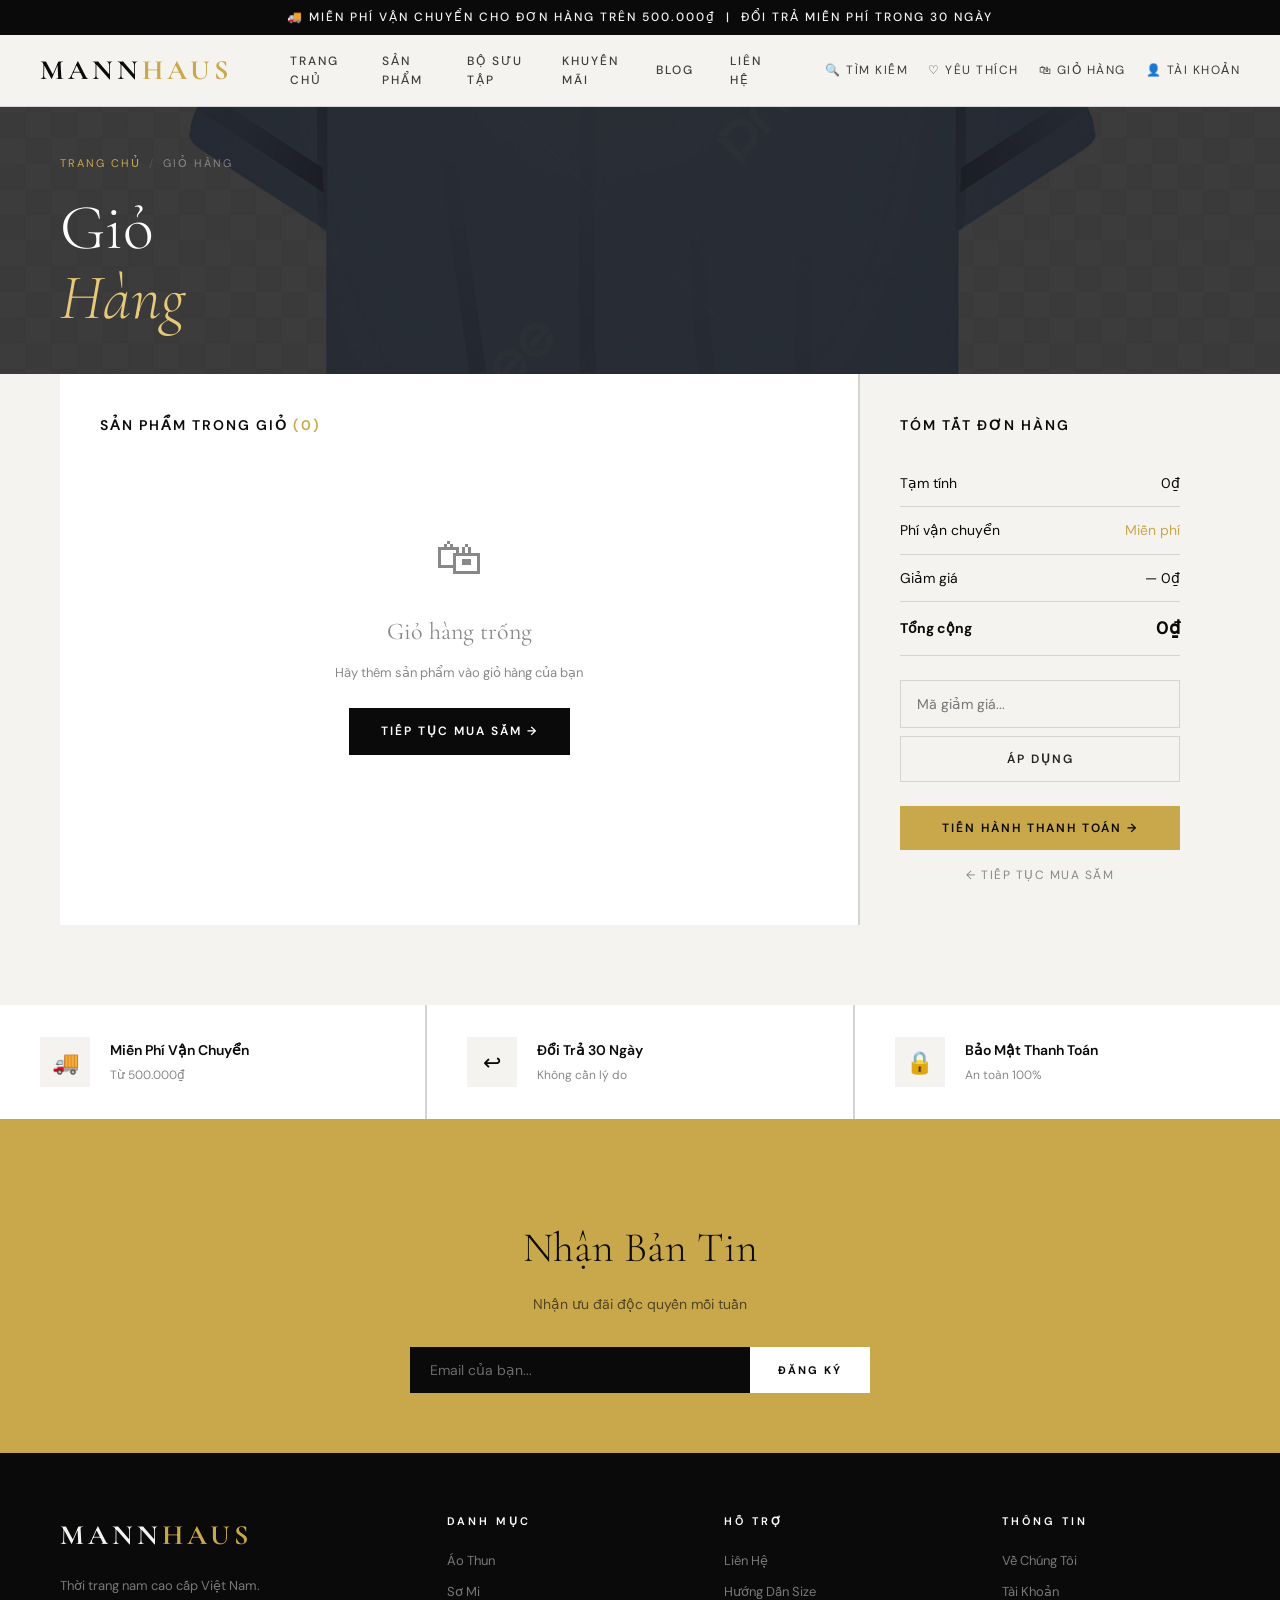
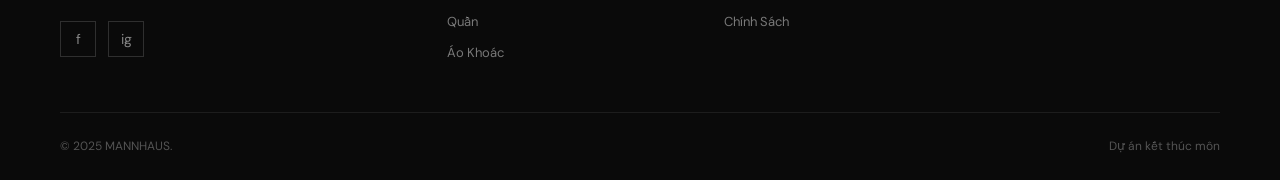
<file: html/gio-hang.html>
<!DOCTYPE html>
<html lang="vi">
<head>
  <meta charset="UTF-8"><meta name="viewport" content="width=device-width, initial-scale=1.0">
  <title>Giỏ Hàng — MANNHAUS</title>
  <link rel="stylesheet" href="../css/style.css">
  <link rel="stylesheet" href="../css/responsive.css">
</head>
<body>
<div class="topbar">🚚 Miễn phí vận chuyển cho đơn hàng trên 500.000₫ &nbsp;|&nbsp; Đổi trả miễn phí trong 30 ngày</div>
<nav class="navbar">
  <a href="../index.html" class="navbar-logo">MANN<span>HAUS</span></a>
  <div class="navbar-nav">
    <a href="../index.html">Trang Chủ</a>
    <a href="san-pham.html" id="nav-sp">Sản Phẩm</a>
    <a href="bo-suu-tap.html" id="nav-bst">Bộ Sưu Tập</a>
    <a href="khuyen-mai.html" id="nav-km">Khuyến Mãi</a>
    <a href="blog.html" id="nav-blog">Blog</a>
    <a href="lien-he.html" id="nav-lh">Liên Hệ</a>
  </div>
  <div class="navbar-actions">
    <a href="tim-kiem.html">🔍 Tìm Kiếm</a>
    <a href="yeu-thich.html">♡ Yêu Thích</a>
    <a href="gio-hang.html">🛍 Giỏ Hàng <span class="cart-badge" style="display:none">0</span></a>
    <a href="tai-khoan.html">👤 Tài Khoản</a>
  </div>
</nav>
<script>document.addEventListener('DOMContentLoaded',function(){});</script>

<div class="page-header" style="padding:48px 60px 40px;">
  <div class="page-header-content">
    <div class="breadcrumb"><a href="../index.html">Trang Chủ</a><span class="breadcrumb-sep">/</span>Giỏ Hàng</div>
    <h1 class="page-header-title">Giỏ<br><em>Hàng</em></h1>
  </div>
</div>
<section class="section" style="padding-top:0;background:var(--off-white);">
  <div class="cart-layout" id="cart-wrap">
    <div class="cart-items">
      <h2 style="font-size:14px;letter-spacing:2px;text-transform:uppercase;margin-bottom:24px;font-weight:600;">Sản Phẩm Trong Giỏ <span id="cart-count" style="color:var(--gold);">(0)</span></h2>
      <div id="cart-list">
        <div style="text-align:center;padding:60px 0;color:var(--muted);">
          <div style="font-size:48px;margin-bottom:16px;">🛍</div>
          <div style="font-family:var(--font-display);font-size:24px;margin-bottom:12px;">Giỏ hàng trống</div>
          <p style="font-size:13px;margin-bottom:24px;">Hãy thêm sản phẩm vào giỏ hàng của bạn</p>
          <a href="san-pham.html" class="btn btn-dark">Tiếp Tục Mua Sắm →</a>
        </div>
      </div>
    </div>
    <div class="cart-summary">
      <h2 style="font-size:14px;letter-spacing:2px;text-transform:uppercase;margin-bottom:24px;font-weight:600;">Tóm Tắt Đơn Hàng</h2>
      <div class="summary-row"><span>Tạm tính</span><span id="subtotal">0₫</span></div>
      <div class="summary-row"><span>Phí vận chuyển</span><span style="color:var(--gold);">Miễn phí</span></div>
      <div class="summary-row"><span>Giảm giá</span><span>— 0₫</span></div>
      <div class="summary-row"><span style="font-weight:700;">Tổng cộng</span><span class="summary-total" id="total">0₫</span></div>
      <div style="margin:24px 0;">
        <input class="form-input" type="text" placeholder="Mã giảm giá..." style="margin-bottom:8px;">
        <button class="btn btn-outline" style="border-color:var(--light-gray);color:var(--dark);width:100%;justify-content:center;" onclick="showNotification('Mã không hợp lệ hoặc đã hết hạn')">Áp Dụng</button>
      </div>
      <button class="btn btn-gold" style="width:100%;justify-content:center;" onclick="showNotification('✓ Đặt hàng thành công! Chúng tôi sẽ liên hệ sớm.')">Tiến Hành Thanh Toán →</button>
      <a href="san-pham.html" style="display:block;text-align:center;margin-top:16px;font-size:12px;letter-spacing:1.5px;text-transform:uppercase;color:var(--muted);">← Tiếp Tục Mua Sắm</a>
    </div>
  </div>
</section>
<script>
function fmt(n){return n.toLocaleString('vi-VN')+'₫';}
function renderCart(){
  var items=JSON.parse(localStorage.getItem('mannhousCart')||'[]');
  var list=document.getElementById('cart-list');
  var count=document.getElementById('cart-count');
  var subtotal=document.getElementById('subtotal');
  var total=document.getElementById('total');
  var totalAmt=items.reduce(function(s,i){return s+i.price*i.qty;},0);
  count.textContent='('+items.reduce(function(s,i){return s+i.qty;},0)+')';
  subtotal.textContent=fmt(totalAmt);
  total.textContent=fmt(totalAmt);
  if(!items.length){list.innerHTML='<div style="text-align:center;padding:60px 0;color:var(--muted);"><div style="font-size:48px;margin-bottom:16px;">🛍</div><div style="font-family:var(--font-display);font-size:24px;margin-bottom:12px;">Giỏ hàng trống</div><p style="font-size:13px;margin-bottom:24px;">Hãy thêm sản phẩm vào giỏ hàng</p><a href="san-pham.html" class="btn btn-dark">Tiếp Tục Mua Sắm →</a></div>';return;}
  list.innerHTML=items.map(function(item){
    return '<div class="cart-item"><div class="cart-item-img"><img src="../assets/prod-1.jpg" alt=""></div><div><div class="cart-item-name">'+item.name+'</div><div class="cart-item-meta">Size: '+item.size+'</div><div class="qty-control"><button class="qty-btn" onclick="changeQty(this,-1)">−</button><input class="qty-val" value="'+item.qty+'" readonly><button class="qty-btn" onclick="changeQty(this,1)">+</button></div></div><div style="text-align:right;"><div style="font-family:var(--font-display);font-size:20px;font-weight:600;">'+fmt(item.price*item.qty)+'</div><button onclick="removeItem(''+item.id+'',''+item.size+'')" style="color:var(--muted);font-size:12px;margin-top:8px;letter-spacing:1px;text-transform:uppercase;">Xóa</button></div></div>';
  }).join('');
}
function removeItem(id,size){Cart.remove(id,size);renderCart();}
document.addEventListener('DOMContentLoaded',renderCart);
</script>

<div class="promo-strip">
  <div class="promo-strip-item"><div class="promo-strip-icon">🚚</div><div><div class="promo-strip-title">Miễn Phí Vận Chuyển</div><div class="promo-strip-text">Từ 500.000₫</div></div></div>
  <div class="promo-strip-item"><div class="promo-strip-icon">↩</div><div><div class="promo-strip-title">Đổi Trả 30 Ngày</div><div class="promo-strip-text">Không cần lý do</div></div></div>
  <div class="promo-strip-item"><div class="promo-strip-icon">🔒</div><div><div class="promo-strip-title">Bảo Mật Thanh Toán</div><div class="promo-strip-text">An toàn 100%</div></div></div>
</div>
<div class="newsletter-section"><div class="tag-label">Đăng Ký</div><h3 class="newsletter-title">Nhận Bản Tin</h3><p class="newsletter-desc">Nhận ưu đãi độc quyền mỗi tuần</p><form class="newsletter-form"><input type="email" placeholder="Email của bạn..." required><button type="submit">Đăng Ký</button></form></div>
<footer class="footer"><div class="footer-grid">
  <div><div class="footer-brand-name">MANN<span>HAUS</span></div><p class="footer-desc">Thời trang nam cao cấp Việt Nam.</p><div class="footer-socials"><a class="footer-social" href="#">f</a><a class="footer-social" href="#">ig</a></div></div>
  <div><div class="footer-col-title">Danh Mục</div><div class="footer-links"><a href="san-pham.html">Áo Thun</a><a href="san-pham.html">Sơ Mi</a><a href="san-pham.html">Quần</a><a href="san-pham.html">Áo Khoác</a></div></div>
  <div><div class="footer-col-title">Hỗ Trợ</div><div class="footer-links"><a href="lien-he.html">Liên Hệ</a><a href="huong-dan-size.html">Hướng Dẫn Size</a><a href="chinh-sach.html">Chính Sách</a></div></div>
  <div><div class="footer-col-title">Thông Tin</div><div class="footer-links"><a href="ve-chung-toi.html">Về Chúng Tôi</a><a href="tai-khoan.html">Tài Khoản</a></div></div>
</div><div class="footer-bottom"><span>© 2025 MANNHAUS.</span><span>Dự án kết thúc môn</span></div></footer>
<script src="../js/main.js"></script>
</body>
</html>
</file>
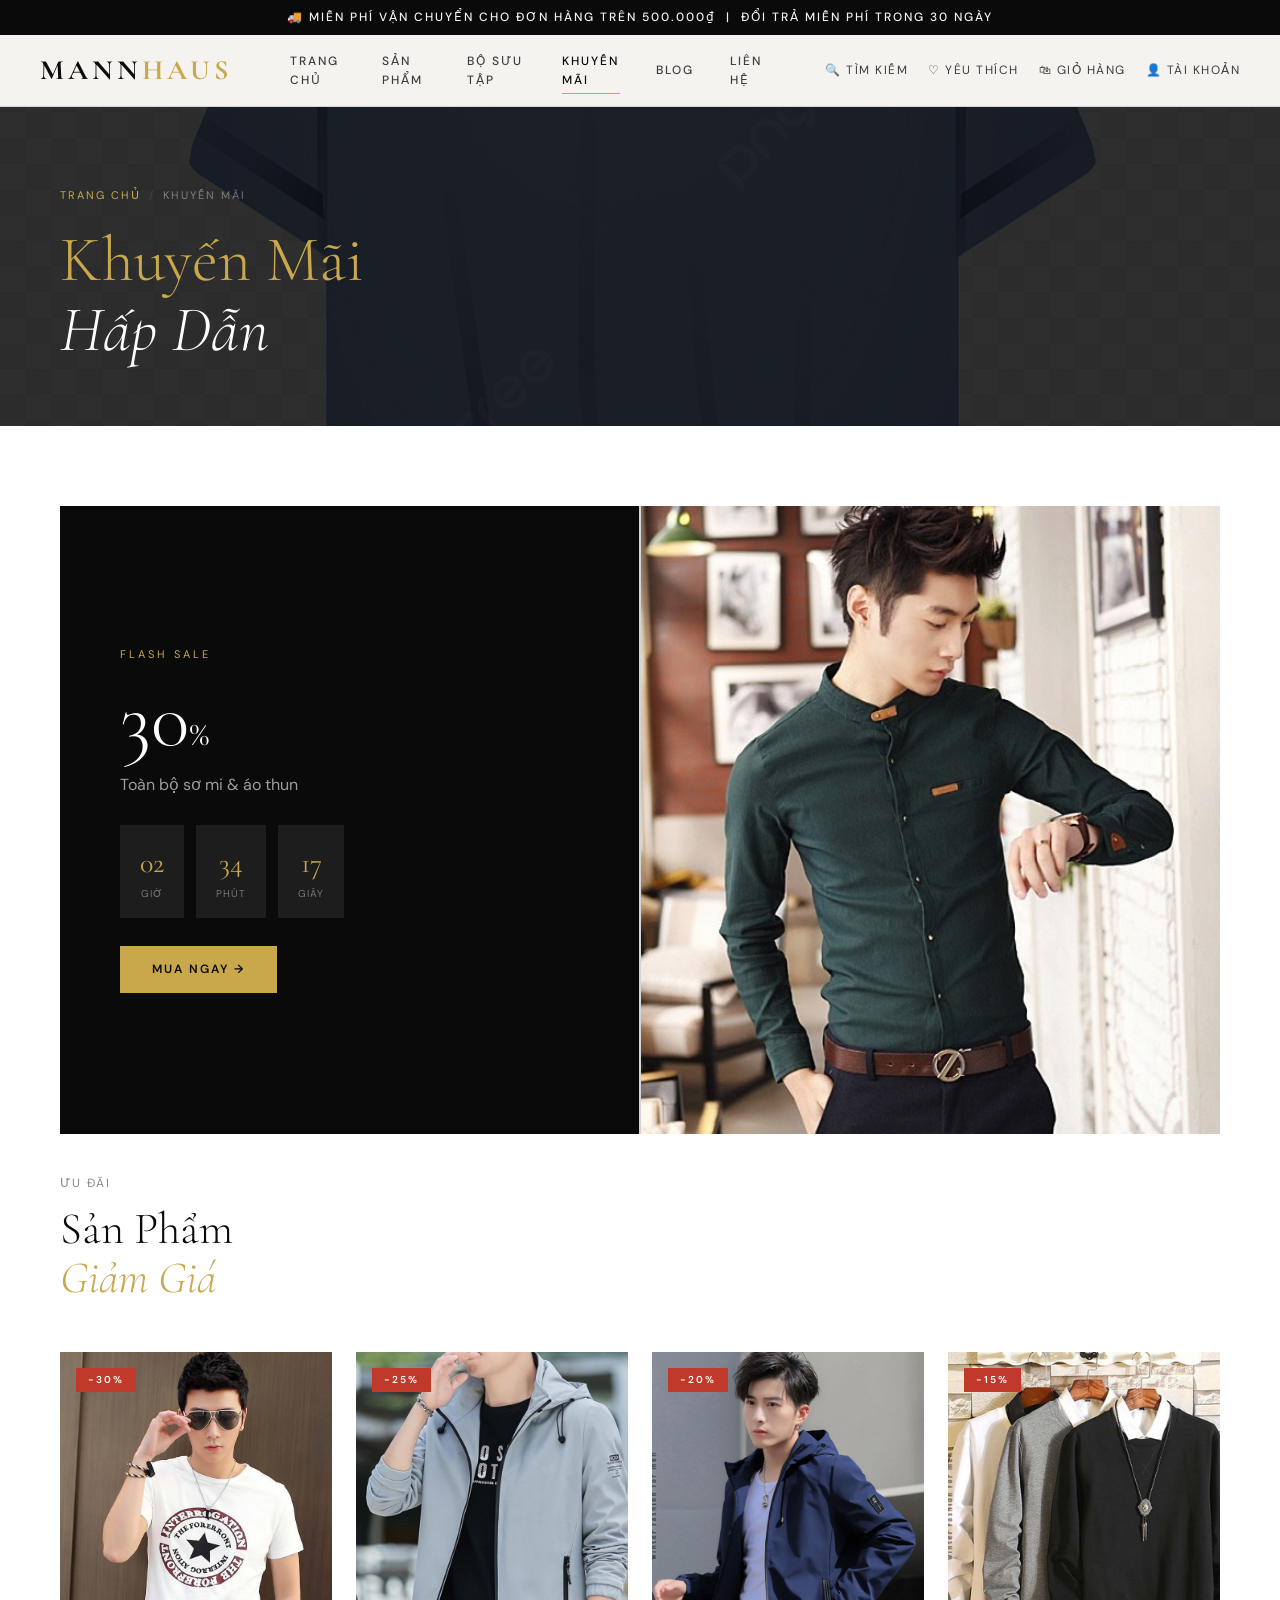
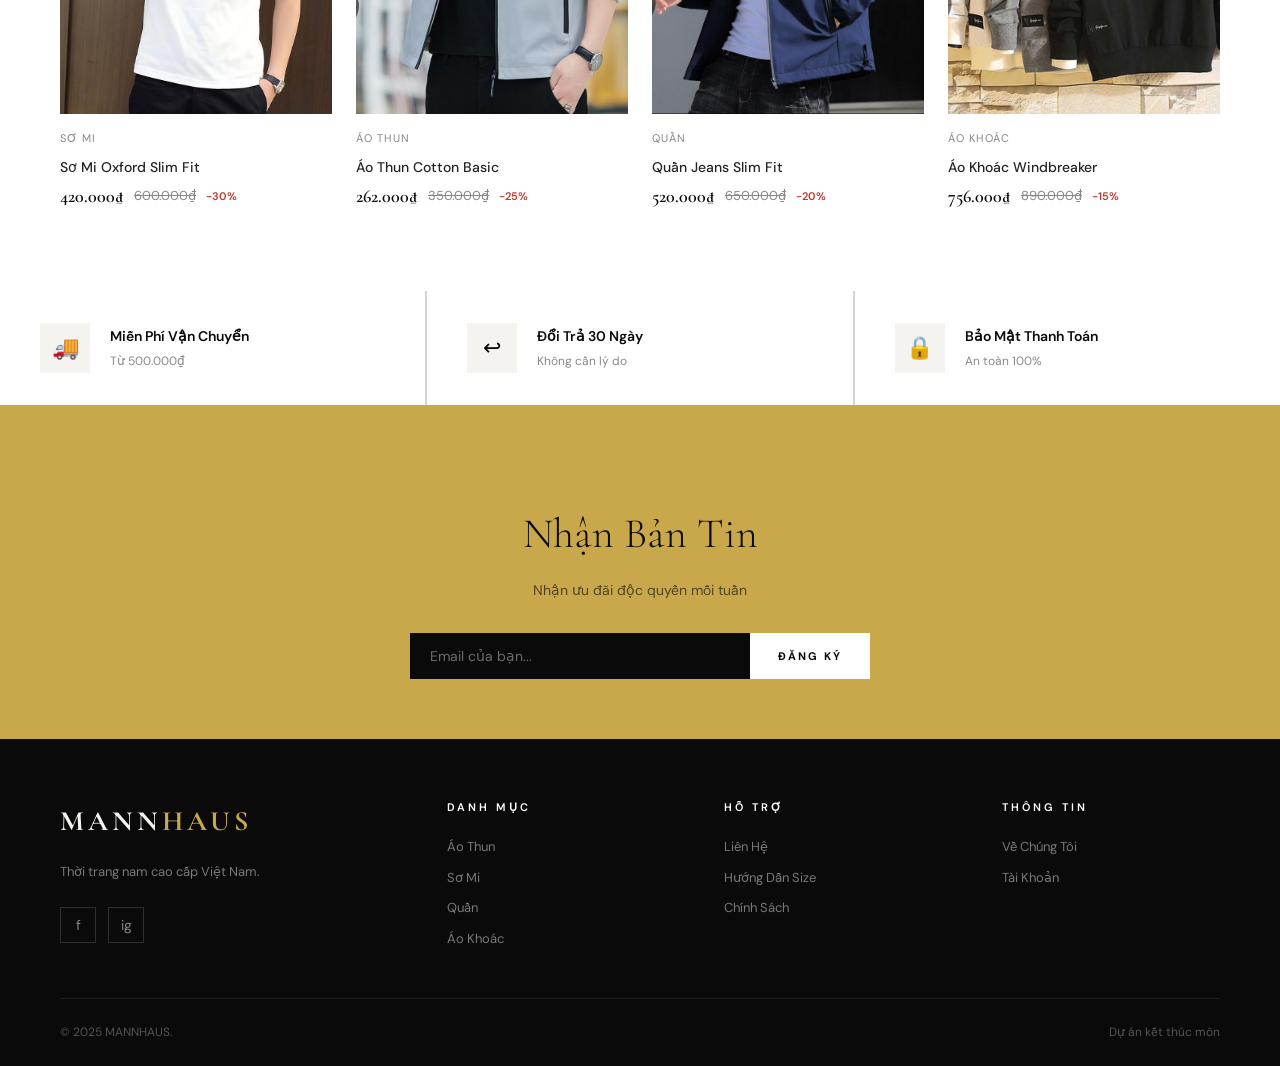
<file: html/khuyen-mai.html>
<!DOCTYPE html>
<html lang="vi">
<head>
  <meta charset="UTF-8"><meta name="viewport" content="width=device-width, initial-scale=1.0">
  <title>Khuyến Mãi — MANNHAUS</title>
  <link rel="stylesheet" href="../css/style.css">
  <link rel="stylesheet" href="../css/responsive.css">
</head>
<body>
<div class="topbar">🚚 Miễn phí vận chuyển cho đơn hàng trên 500.000₫ &nbsp;|&nbsp; Đổi trả miễn phí trong 30 ngày</div>
<nav class="navbar">
  <a href="../index.html" class="navbar-logo">MANN<span>HAUS</span></a>
  <div class="navbar-nav">
    <a href="../index.html">Trang Chủ</a>
    <a href="san-pham.html" id="nav-sp">Sản Phẩm</a>
    <a href="bo-suu-tap.html" id="nav-bst">Bộ Sưu Tập</a>
    <a href="khuyen-mai.html" id="nav-km">Khuyến Mãi</a>
    <a href="blog.html" id="nav-blog">Blog</a>
    <a href="lien-he.html" id="nav-lh">Liên Hệ</a>
  </div>
  <div class="navbar-actions">
    <a href="tim-kiem.html">🔍 Tìm Kiếm</a>
    <a href="yeu-thich.html">♡ Yêu Thích</a>
    <a href="gio-hang.html">🛍 Giỏ Hàng <span class="cart-badge" style="display:none">0</span></a>
    <a href="tai-khoan.html">👤 Tài Khoản</a>
  </div>
</nav>
<script>document.addEventListener('DOMContentLoaded',function(){var el=document.getElementById("nav-km");if(el)el.classList.add("active");});</script>

<div class="page-header" style="background:var(--black);">
  <div class="page-header-content">
    <div class="breadcrumb"><a href="../index.html">Trang Chủ</a><span class="breadcrumb-sep">/</span>Khuyến Mãi</div>
    <h1 class="page-header-title" style="color:var(--gold);">Khuyến Mãi<br><em style="color:var(--white);">Hấp Dẫn</em></h1>
  </div>
</div>
<section class="section" style="background:var(--white);">
  <div style="display:grid;grid-template-columns:1fr 1fr;gap:2px;background:var(--light-gray);margin-bottom:40px;">
    <div style="background:var(--black);padding:60px;display:flex;flex-direction:column;justify-content:center;">
      <div style="font-size:11px;letter-spacing:3px;text-transform:uppercase;color:var(--gold);margin-bottom:16px;">Flash Sale</div>
      <div style="font-family:var(--font-display);font-size:80px;font-weight:300;color:var(--white);line-height:1;">30<span style="font-size:36px;">%</span></div>
      <div style="font-size:16px;color:rgba(255,255,255,.6);margin:12px 0 28px;">Toàn bộ sơ mi &amp; áo thun</div>
      <div style="display:flex;gap:12px;">
        <div style="background:rgba(255,255,255,.08);padding:16px 20px;text-align:center;min-width:64px;"><div style="font-family:var(--font-display);font-size:28px;color:var(--gold);" id="hh">02</div><div style="font-size:10px;color:rgba(255,255,255,.4);letter-spacing:1px;">GIỜ</div></div>
        <div style="background:rgba(255,255,255,.08);padding:16px 20px;text-align:center;min-width:64px;"><div style="font-family:var(--font-display);font-size:28px;color:var(--gold);" id="mm">34</div><div style="font-size:10px;color:rgba(255,255,255,.4);letter-spacing:1px;">PHÚT</div></div>
        <div style="background:rgba(255,255,255,.08);padding:16px 20px;text-align:center;min-width:64px;"><div style="font-family:var(--font-display);font-size:28px;color:var(--gold);" id="ss">18</div><div style="font-size:10px;color:rgba(255,255,255,.4);letter-spacing:1px;">GIÂY</div></div>
      </div>
      <a href="san-pham.html" class="btn btn-gold" style="margin-top:28px;width:fit-content;">Mua Ngay →</a>
    </div>
    <div style="overflow:hidden;"><img src="../assets/km-banner.jpg" alt="" style="width:100%;height:100%;object-fit:cover;"></div>
  </div>
  <div class="section-header"><div><div class="section-subtitle">Ưu Đãi</div><h2 class="section-title">Sản Phẩm<br><em>Giảm Giá</em></h2></div></div>
  <div class="product-grid">
    <div class="product-card"><div class="product-card-img"><span class="product-badge badge-sale">-30%</span><img src="../assets/prod-2.jpg" alt=""><div class="product-card-actions"><button onclick="addToCart(2,'Sơ Mi Oxford',420000)">Thêm Vào Giỏ</button><button onclick="toggleWishlist(this,2)" style="flex:0;width:44px;">♡</button></div></div><div class="product-card-cat">Sơ Mi</div><div class="product-card-name">Sơ Mi Oxford Slim Fit</div><div class="product-card-price"><span class="price-current">420.000₫</span><span class="price-old">600.000₫</span><span class="price-off">-30%</span></div></div>
    <div class="product-card"><div class="product-card-img"><span class="product-badge badge-sale">-25%</span><img src="../assets/prod-1.jpg" alt=""><div class="product-card-actions"><button onclick="addToCart(1,'Áo Thun Cotton',262000)">Thêm Vào Giỏ</button><button onclick="toggleWishlist(this,1)" style="flex:0;width:44px;">♡</button></div></div><div class="product-card-cat">Áo Thun</div><div class="product-card-name">Áo Thun Cotton Basic</div><div class="product-card-price"><span class="price-current">262.000₫</span><span class="price-old">350.000₫</span><span class="price-off">-25%</span></div></div>
    <div class="product-card"><div class="product-card-img"><span class="product-badge badge-sale">-20%</span><img src="../assets/prod-3.jpg" alt=""><div class="product-card-actions"><button onclick="addToCart(3,'Quần Jeans',520000)">Thêm Vào Giỏ</button><button onclick="toggleWishlist(this,3)" style="flex:0;width:44px;">♡</button></div></div><div class="product-card-cat">Quần</div><div class="product-card-name">Quần Jeans Slim Fit</div><div class="product-card-price"><span class="price-current">520.000₫</span><span class="price-old">650.000₫</span><span class="price-off">-20%</span></div></div>
    <div class="product-card"><div class="product-card-img"><span class="product-badge badge-sale">-15%</span><img src="../assets/prod-4.jpg" alt=""><div class="product-card-actions"><button onclick="addToCart(4,'Áo Khoác',756000)">Thêm Vào Giỏ</button><button onclick="toggleWishlist(this,4)" style="flex:0;width:44px;">♡</button></div></div><div class="product-card-cat">Áo Khoác</div><div class="product-card-name">Áo Khoác Windbreaker</div><div class="product-card-price"><span class="price-current">756.000₫</span><span class="price-old">890.000₫</span><span class="price-off">-15%</span></div></div>
  </div>
</section>
<script>
var end = new Date(Date.now() + 2*3600000 + 34*60000 + 18000);
function tick() {
  var d = end - Date.now(), h = Math.floor(d/3600000), m = Math.floor((d%3600000)/60000), s = Math.floor((d%60000)/1000);
  if(d < 0) return;
  document.getElementById('hh').textContent = String(h).padStart(2,'0');
  document.getElementById('mm').textContent = String(m).padStart(2,'0');
  document.getElementById('ss').textContent = String(s).padStart(2,'0');
}
setInterval(tick, 1000); tick();
</script>

<div class="promo-strip">
  <div class="promo-strip-item"><div class="promo-strip-icon">🚚</div><div><div class="promo-strip-title">Miễn Phí Vận Chuyển</div><div class="promo-strip-text">Từ 500.000₫</div></div></div>
  <div class="promo-strip-item"><div class="promo-strip-icon">↩</div><div><div class="promo-strip-title">Đổi Trả 30 Ngày</div><div class="promo-strip-text">Không cần lý do</div></div></div>
  <div class="promo-strip-item"><div class="promo-strip-icon">🔒</div><div><div class="promo-strip-title">Bảo Mật Thanh Toán</div><div class="promo-strip-text">An toàn 100%</div></div></div>
</div>
<div class="newsletter-section"><div class="tag-label">Đăng Ký</div><h3 class="newsletter-title">Nhận Bản Tin</h3><p class="newsletter-desc">Nhận ưu đãi độc quyền mỗi tuần</p><form class="newsletter-form"><input type="email" placeholder="Email của bạn..." required><button type="submit">Đăng Ký</button></form></div>
<footer class="footer"><div class="footer-grid">
  <div><div class="footer-brand-name">MANN<span>HAUS</span></div><p class="footer-desc">Thời trang nam cao cấp Việt Nam.</p><div class="footer-socials"><a class="footer-social" href="#">f</a><a class="footer-social" href="#">ig</a></div></div>
  <div><div class="footer-col-title">Danh Mục</div><div class="footer-links"><a href="san-pham.html">Áo Thun</a><a href="san-pham.html">Sơ Mi</a><a href="san-pham.html">Quần</a><a href="san-pham.html">Áo Khoác</a></div></div>
  <div><div class="footer-col-title">Hỗ Trợ</div><div class="footer-links"><a href="lien-he.html">Liên Hệ</a><a href="huong-dan-size.html">Hướng Dẫn Size</a><a href="chinh-sach.html">Chính Sách</a></div></div>
  <div><div class="footer-col-title">Thông Tin</div><div class="footer-links"><a href="ve-chung-toi.html">Về Chúng Tôi</a><a href="tai-khoan.html">Tài Khoản</a></div></div>
</div><div class="footer-bottom"><span>© 2025 MANNHAUS.</span><span>Dự án kết thúc môn</span></div></footer>
<script src="../js/main.js"></script>
</body>
</html>
</file>
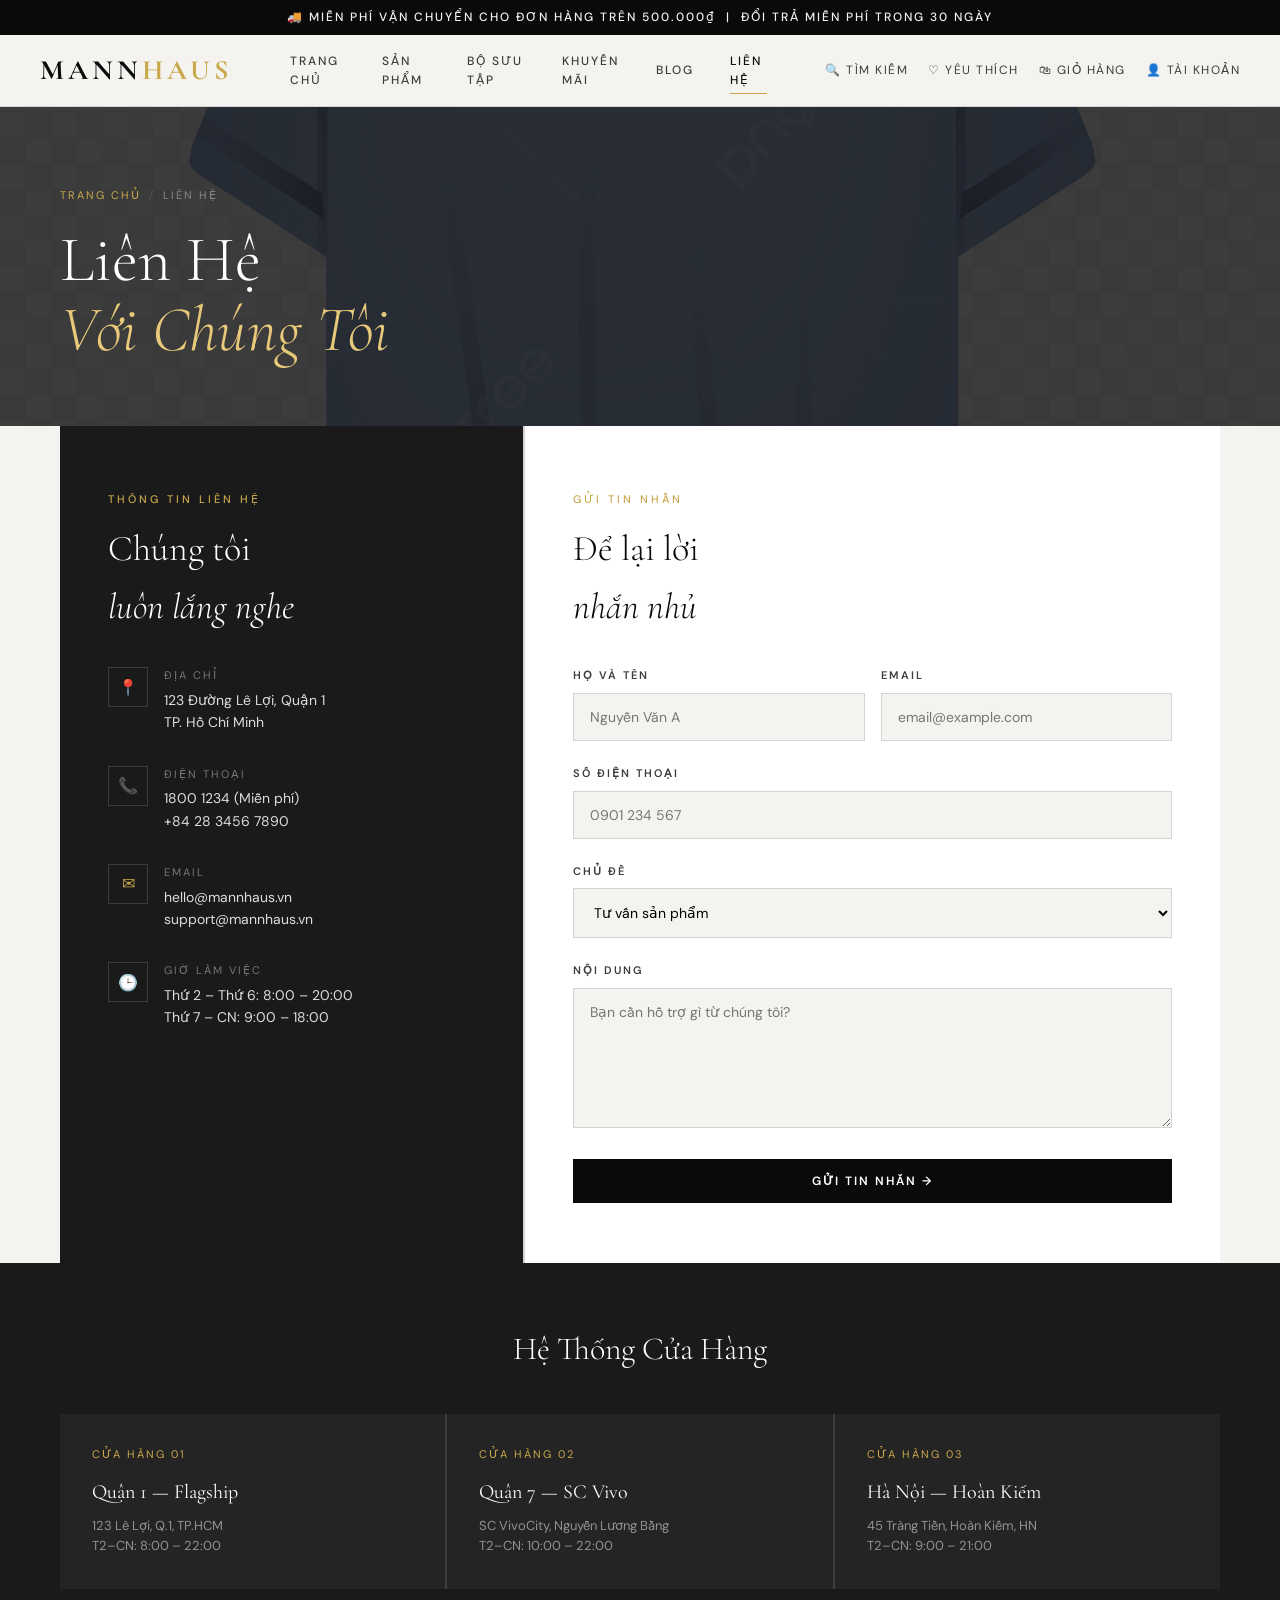
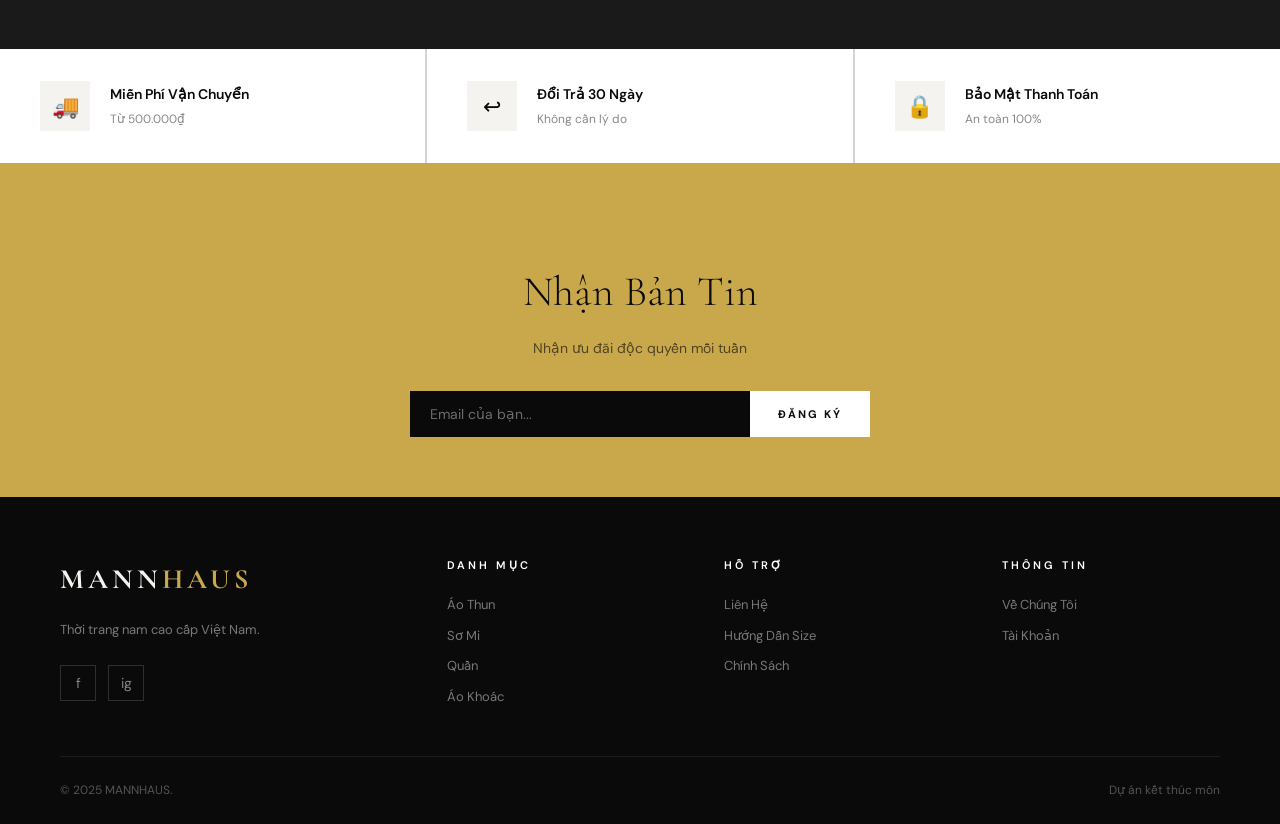
<file: html/lien-he.html>
<!DOCTYPE html>
<html lang="vi">
<head>
  <meta charset="UTF-8"><meta name="viewport" content="width=device-width, initial-scale=1.0">
  <title>Liên Hệ — MANNHAUS</title>
  <link rel="stylesheet" href="../css/style.css">
  <link rel="stylesheet" href="../css/responsive.css">
</head>
<body>
<div class="topbar">🚚 Miễn phí vận chuyển cho đơn hàng trên 500.000₫ &nbsp;|&nbsp; Đổi trả miễn phí trong 30 ngày</div>
<nav class="navbar">
  <a href="../index.html" class="navbar-logo">MANN<span>HAUS</span></a>
  <div class="navbar-nav">
    <a href="../index.html">Trang Chủ</a>
    <a href="san-pham.html" id="nav-sp">Sản Phẩm</a>
    <a href="bo-suu-tap.html" id="nav-bst">Bộ Sưu Tập</a>
    <a href="khuyen-mai.html" id="nav-km">Khuyến Mãi</a>
    <a href="blog.html" id="nav-blog">Blog</a>
    <a href="lien-he.html" id="nav-lh">Liên Hệ</a>
  </div>
  <div class="navbar-actions">
    <a href="tim-kiem.html">🔍 Tìm Kiếm</a>
    <a href="yeu-thich.html">♡ Yêu Thích</a>
    <a href="gio-hang.html">🛍 Giỏ Hàng <span class="cart-badge" style="display:none">0</span></a>
    <a href="tai-khoan.html">👤 Tài Khoản</a>
  </div>
</nav>
<script>document.addEventListener('DOMContentLoaded',function(){var el=document.getElementById("nav-lh");if(el)el.classList.add("active");});</script>

<div class="page-header">
  <div class="page-header-content">
    <div class="breadcrumb"><a href="../index.html">Trang Chủ</a><span class="breadcrumb-sep">/</span>Liên Hệ</div>
    <h1 class="page-header-title">Liên Hệ<br><em>Với Chúng Tôi</em></h1>
  </div>
</div>
<section class="section" style="padding-top:0;padding-bottom:0;">
  <div class="contact-grid">
    <div class="contact-info">
      <div class="tag-label">Thông Tin Liên Hệ</div>
      <h2 style="font-family:var(--font-display);font-size:36px;font-weight:300;color:var(--white);margin-bottom:32px;">Chúng tôi<br><em>luôn lắng nghe</em></h2>
      <div class="contact-item"><div class="contact-icon">📍</div><div><div class="contact-item-title">Địa Chỉ</div><div class="contact-item-value">123 Đường Lê Lợi, Quận 1<br>TP. Hồ Chí Minh</div></div></div>
      <div class="contact-item"><div class="contact-icon">📞</div><div><div class="contact-item-title">Điện Thoại</div><div class="contact-item-value">1800 1234 (Miễn phí)<br>+84 28 3456 7890</div></div></div>
      <div class="contact-item"><div class="contact-icon">✉</div><div><div class="contact-item-title">Email</div><div class="contact-item-value">hello@mannhaus.vn<br>support@mannhaus.vn</div></div></div>
      <div class="contact-item"><div class="contact-icon">🕒</div><div><div class="contact-item-title">Giờ Làm Việc</div><div class="contact-item-value">Thứ 2 – Thứ 6: 8:00 – 20:00<br>Thứ 7 – CN: 9:00 – 18:00</div></div></div>
    </div>
    <div class="contact-form-wrap">
      <div class="tag-label">Gửi Tin Nhắn</div>
      <h2 style="font-family:var(--font-display);font-size:36px;font-weight:300;margin-bottom:32px;">Để lại lời<br><em>nhắn nhủ</em></h2>
      <form class="contact-form">
        <div style="display:grid;grid-template-columns:1fr 1fr;gap:16px;">
          <div class="form-group"><label class="form-label">Họ và Tên</label><input class="form-input" type="text" placeholder="Nguyễn Văn A" required></div>
          <div class="form-group"><label class="form-label">Email</label><input class="form-input" type="email" placeholder="email@example.com" required></div>
        </div>
        <div class="form-group"><label class="form-label">Số Điện Thoại</label><input class="form-input" type="tel" placeholder="0901 234 567"></div>
        <div class="form-group"><label class="form-label">Chủ Đề</label>
          <select class="form-input"><option>Tư vấn sản phẩm</option><option>Đặt hàng &amp; vận chuyển</option><option>Đổi trả hàng</option><option>Khác</option></select>
        </div>
        <div class="form-group"><label class="form-label">Nội Dung</label><textarea class="form-textarea" placeholder="Bạn cần hỗ trợ gì từ chúng tôi?" required></textarea></div>
        <button type="submit" class="btn btn-dark" style="width:100%;justify-content:center;">Gửi Tin Nhắn →</button>
      </form>
    </div>
  </div>
</section>
<section class="section" style="background:var(--charcoal);padding-top:60px;padding-bottom:60px;">
  <h2 style="font-family:var(--font-display);font-size:32px;font-weight:300;color:var(--white);text-align:center;margin-bottom:40px;">Hệ Thống Cửa Hàng</h2>
  <div style="display:grid;grid-template-columns:repeat(3,1fr);gap:2px;background:var(--mid);">
    <div style="background:var(--dark);padding:32px;color:var(--white);"><div style="color:var(--gold);font-size:11px;letter-spacing:2px;text-transform:uppercase;margin-bottom:12px;">Cửa Hàng 01</div><div style="font-family:var(--font-display);font-size:20px;margin-bottom:8px;">Quận 1 — Flagship</div><div style="font-size:13px;color:rgba(255,255,255,.5);">123 Lê Lợi, Q.1, TP.HCM<br>T2–CN: 8:00 – 22:00</div></div>
    <div style="background:var(--dark);padding:32px;color:var(--white);"><div style="color:var(--gold);font-size:11px;letter-spacing:2px;text-transform:uppercase;margin-bottom:12px;">Cửa Hàng 02</div><div style="font-family:var(--font-display);font-size:20px;margin-bottom:8px;">Quận 7 — SC Vivo</div><div style="font-size:13px;color:rgba(255,255,255,.5);">SC VivoCity, Nguyễn Lương Bằng<br>T2–CN: 10:00 – 22:00</div></div>
    <div style="background:var(--dark);padding:32px;color:var(--white);"><div style="color:var(--gold);font-size:11px;letter-spacing:2px;text-transform:uppercase;margin-bottom:12px;">Cửa Hàng 03</div><div style="font-family:var(--font-display);font-size:20px;margin-bottom:8px;">Hà Nội — Hoàn Kiếm</div><div style="font-size:13px;color:rgba(255,255,255,.5);">45 Tràng Tiền, Hoàn Kiếm, HN<br>T2–CN: 9:00 – 21:00</div></div>
  </div>
</section>

<div class="promo-strip">
  <div class="promo-strip-item"><div class="promo-strip-icon">🚚</div><div><div class="promo-strip-title">Miễn Phí Vận Chuyển</div><div class="promo-strip-text">Từ 500.000₫</div></div></div>
  <div class="promo-strip-item"><div class="promo-strip-icon">↩</div><div><div class="promo-strip-title">Đổi Trả 30 Ngày</div><div class="promo-strip-text">Không cần lý do</div></div></div>
  <div class="promo-strip-item"><div class="promo-strip-icon">🔒</div><div><div class="promo-strip-title">Bảo Mật Thanh Toán</div><div class="promo-strip-text">An toàn 100%</div></div></div>
</div>
<div class="newsletter-section"><div class="tag-label">Đăng Ký</div><h3 class="newsletter-title">Nhận Bản Tin</h3><p class="newsletter-desc">Nhận ưu đãi độc quyền mỗi tuần</p><form class="newsletter-form"><input type="email" placeholder="Email của bạn..." required><button type="submit">Đăng Ký</button></form></div>
<footer class="footer"><div class="footer-grid">
  <div><div class="footer-brand-name">MANN<span>HAUS</span></div><p class="footer-desc">Thời trang nam cao cấp Việt Nam.</p><div class="footer-socials"><a class="footer-social" href="#">f</a><a class="footer-social" href="#">ig</a></div></div>
  <div><div class="footer-col-title">Danh Mục</div><div class="footer-links"><a href="san-pham.html">Áo Thun</a><a href="san-pham.html">Sơ Mi</a><a href="san-pham.html">Quần</a><a href="san-pham.html">Áo Khoác</a></div></div>
  <div><div class="footer-col-title">Hỗ Trợ</div><div class="footer-links"><a href="lien-he.html">Liên Hệ</a><a href="huong-dan-size.html">Hướng Dẫn Size</a><a href="chinh-sach.html">Chính Sách</a></div></div>
  <div><div class="footer-col-title">Thông Tin</div><div class="footer-links"><a href="ve-chung-toi.html">Về Chúng Tôi</a><a href="tai-khoan.html">Tài Khoản</a></div></div>
</div><div class="footer-bottom"><span>© 2025 MANNHAUS.</span><span>Dự án kết thúc môn</span></div></footer>
<script src="../js/main.js"></script>
</body>
</html>
</file>
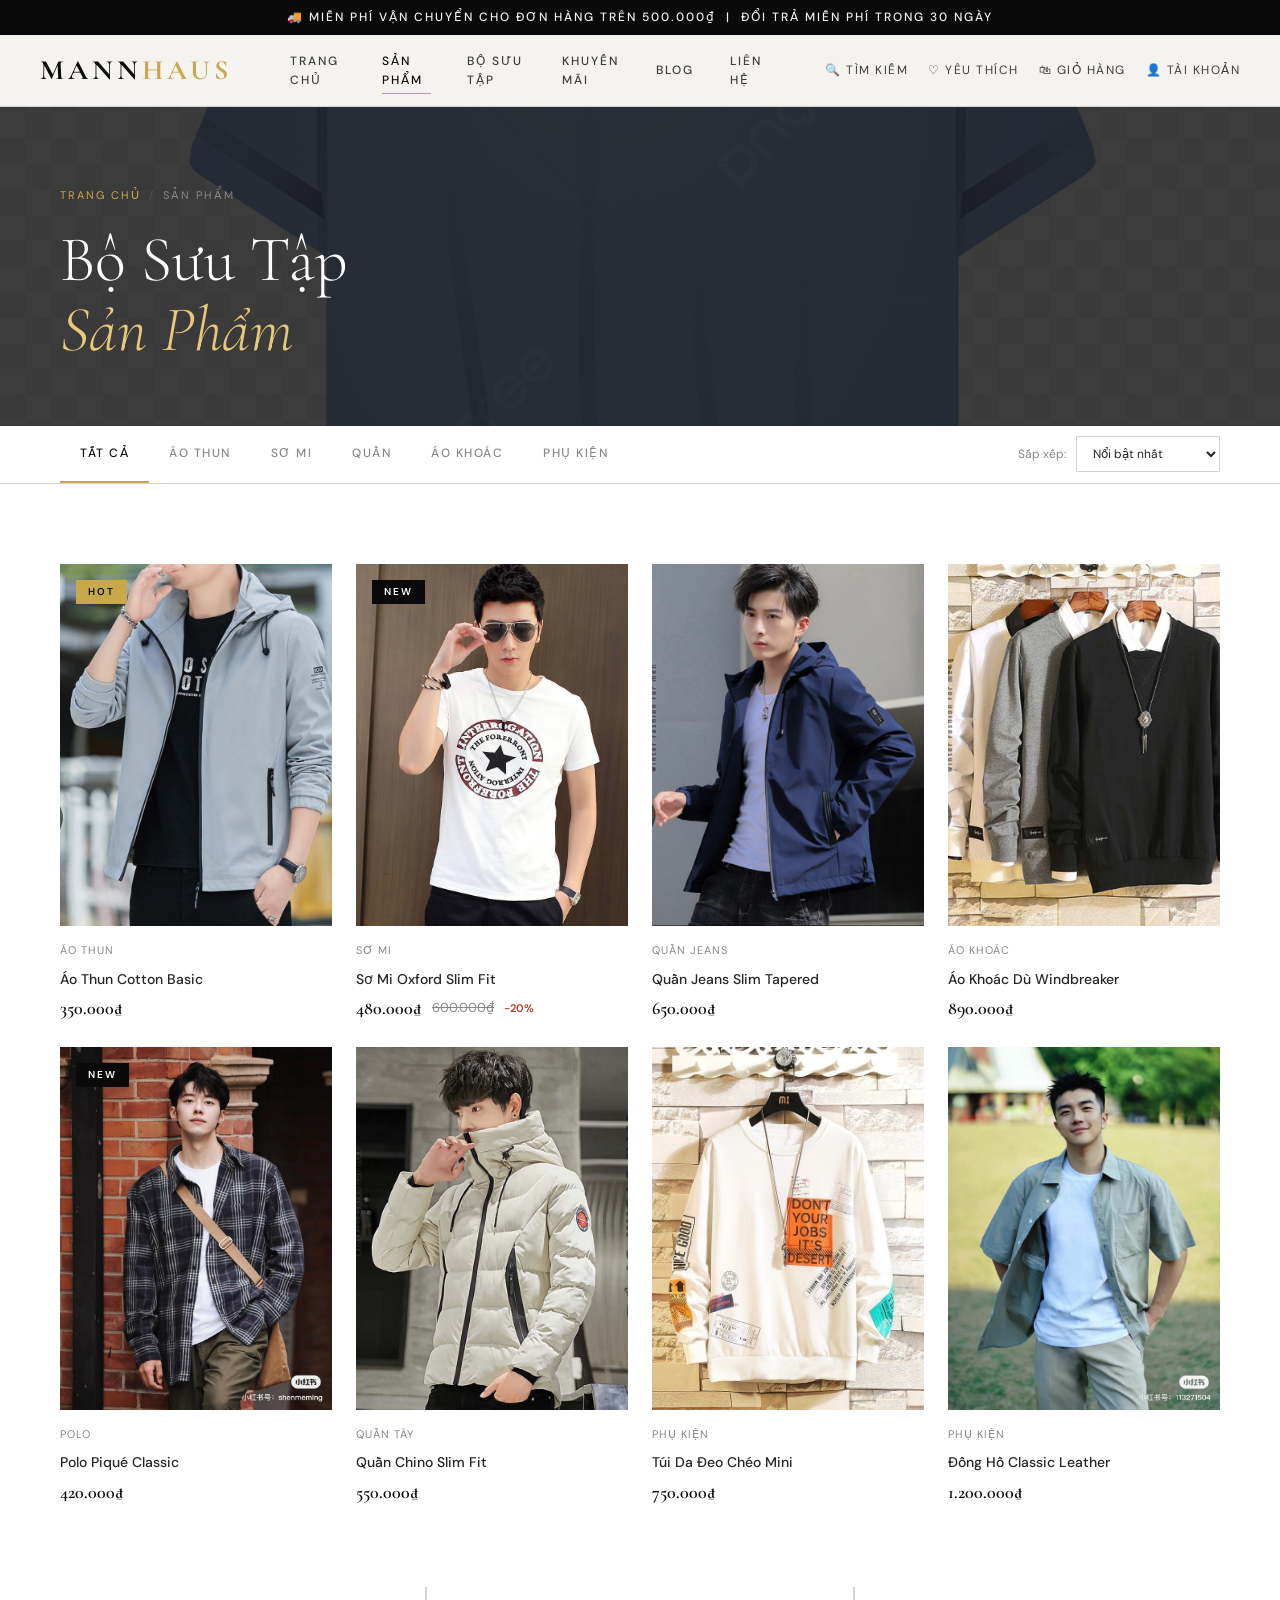
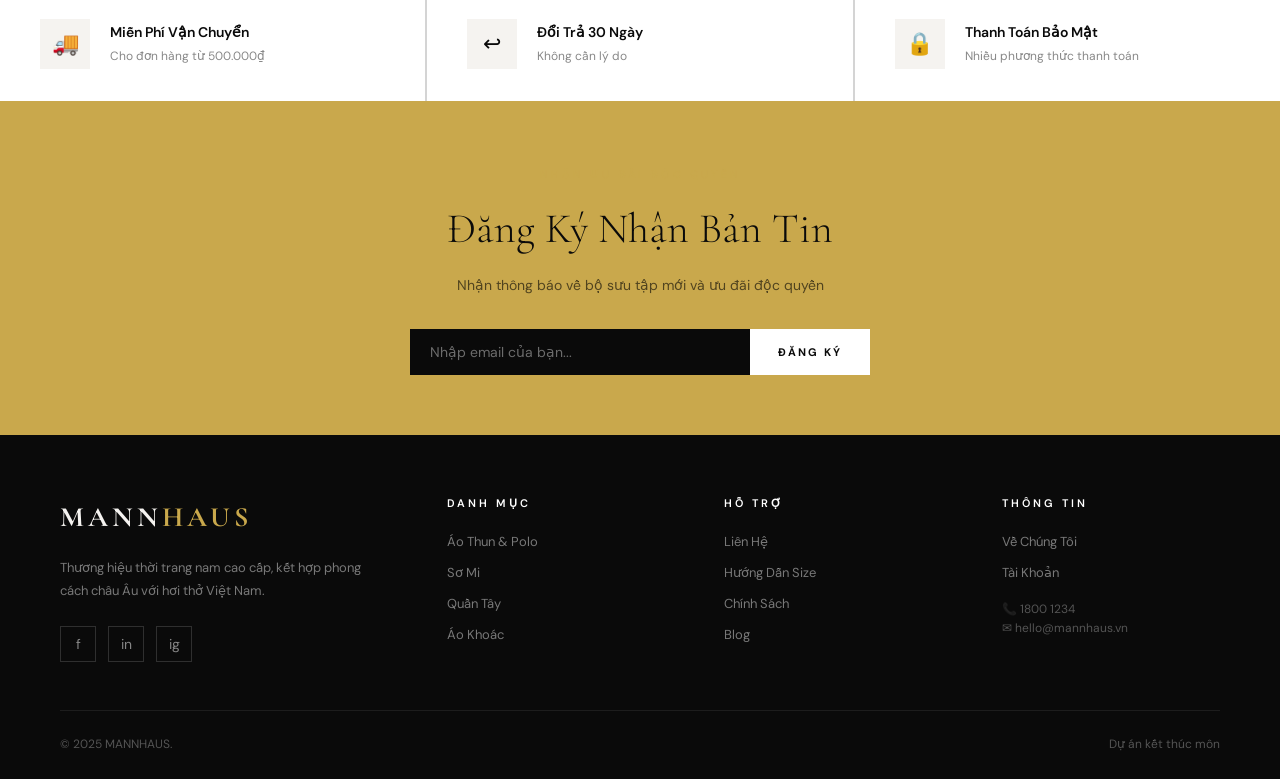
<file: html/san-pham.html>
<!DOCTYPE html>
<html lang="vi">
<head>
  <meta charset="UTF-8">
  <meta name="viewport" content="width=device-width, initial-scale=1.0">
  <title>Sản Phẩm — MANNHAUS</title>
  <link rel="stylesheet" href="../css/style.css">
  <link rel="stylesheet" href="../css/responsive.css">
</head>
<body>
<div class="topbar">🚚 Miễn phí vận chuyển cho đơn hàng trên 500.000₫ &nbsp;|&nbsp; Đổi trả miễn phí trong 30 ngày</div>
<nav class="navbar">
  <a href="../index.html" class="navbar-logo">MANN<span>HAUS</span></a>
  <div class="navbar-nav">
    <a href="../index.html">Trang Chủ</a>
    <a href="san-pham.html" id="nav-san-pham">Sản Phẩm</a>
    <a href="bo-suu-tap.html" id="nav-bst">Bộ Sưu Tập</a>
    <a href="khuyen-mai.html" id="nav-km">Khuyến Mãi</a>
    <a href="blog.html" id="nav-blog">Blog</a>
    <a href="lien-he.html" id="nav-lh">Liên Hệ</a>
  </div>
  <div class="navbar-actions">
    <a href="tim-kiem.html">🔍 Tìm Kiếm</a>
    <a href="yeu-thich.html">♡ Yêu Thích</a>
    <a href="gio-hang.html">🛍 Giỏ Hàng <span class="cart-badge" style="display:none">0</span></a>
    <a href="tai-khoan.html">👤 Tài Khoản</a>
  </div>
</nav>
<script>document.addEventListener('DOMContentLoaded',()=>{ document.getElementById("nav-san-pham") && document.getElementById("nav-san-pham").classList.add("active"); });</script>

<div class="page-header">
  <div class="page-header-content">
    <div class="breadcrumb"><a href="../index.html">Trang Chủ</a><span class="breadcrumb-sep">/</span>Sản Phẩm</div>
    <h1 class="page-header-title">Bộ Sưu Tập<br><em>Sản Phẩm</em></h1>
  </div>
</div>
<div class="filter-bar">
  <div class="filter-tabs">
    <div class="filter-tab active" onclick="filterTab(this,'all')">Tất Cả</div>
    <div class="filter-tab" onclick="filterTab(this,'ao-thun')">Áo Thun</div>
    <div class="filter-tab" onclick="filterTab(this,'so-mi')">Sơ Mi</div>
    <div class="filter-tab" onclick="filterTab(this,'quan')">Quần</div>
    <div class="filter-tab" onclick="filterTab(this,'ao-khoac')">Áo Khoác</div>
    <div class="filter-tab" onclick="filterTab(this,'phu-kien')">Phụ Kiện</div>
  </div>
  <div class="filter-sort">
    <span>Sắp xếp:</span>
    <select><option>Nổi bật nhất</option><option>Giá thấp đến cao</option><option>Giá cao đến thấp</option><option>Mới nhất</option></select>
  </div>
</div>
<section class="section" style="background:var(--white);">
  <div class="product-grid" id="product-grid">
    <div class="product-card" data-cat="ao-thun">
      <div class="product-card-img"><span class="product-badge badge-hot">Hot</span>
        <img src="../assets/prod-1.jpg" alt="">
        <div class="product-card-actions"><button onclick="addToCart(1,'Áo Thun Cotton Basic',350000)">Thêm Vào Giỏ</button><button onclick="toggleWishlist(this,1)" style="flex:0;width:44px;">♡</button></div>
      </div>
      <div class="product-card-cat">Áo Thun</div>
      <div class="product-card-name">Áo Thun Cotton Basic</div>
      <div class="product-card-price"><span class="price-current">350.000₫</span></div>
    </div>
    <div class="product-card" data-cat="so-mi">
      <div class="product-card-img"><span class="product-badge badge-new">New</span>
        <img src="../assets/prod-2.jpg" alt="">
        <div class="product-card-actions"><button onclick="addToCart(2,'Sơ Mi Oxford',600000)">Thêm Vào Giỏ</button><button onclick="toggleWishlist(this,2)" style="flex:0;width:44px;">♡</button></div>
      </div>
      <div class="product-card-cat">Sơ Mi</div>
      <div class="product-card-name">Sơ Mi Oxford Slim Fit</div>
      <div class="product-card-price"><span class="price-current">480.000₫</span><span class="price-old">600.000₫</span><span class="price-off">-20%</span></div>
    </div>
    <div class="product-card" data-cat="quan">
      <div class="product-card-img">
        <img src="../assets/prod-3.jpg" alt="">
        <div class="product-card-actions"><button onclick="addToCart(3,'Quần Jeans Slim',650000)">Thêm Vào Giỏ</button><button onclick="toggleWishlist(this,3)" style="flex:0;width:44px;">♡</button></div>
      </div>
      <div class="product-card-cat">Quần Jeans</div>
      <div class="product-card-name">Quần Jeans Slim Tapered</div>
      <div class="product-card-price"><span class="price-current">650.000₫</span></div>
    </div>
    <div class="product-card" data-cat="ao-khoac">
      <div class="product-card-img">
        <img src="../assets/prod-4.jpg" alt="">
        <div class="product-card-actions"><button onclick="addToCart(4,'Áo Khoác Dù',890000)">Thêm Vào Giỏ</button><button onclick="toggleWishlist(this,4)" style="flex:0;width:44px;">♡</button></div>
      </div>
      <div class="product-card-cat">Áo Khoác</div>
      <div class="product-card-name">Áo Khoác Dù Windbreaker</div>
      <div class="product-card-price"><span class="price-current">890.000₫</span></div>
    </div>
    <div class="product-card" data-cat="ao-thun">
      <div class="product-card-img"><span class="product-badge badge-new">New</span>
        <img src="../assets/prod-5.jpg" alt="">
        <div class="product-card-actions"><button onclick="addToCart(5,'Polo Piqué',420000)">Thêm Vào Giỏ</button><button onclick="toggleWishlist(this,5)" style="flex:0;width:44px;">♡</button></div>
      </div>
      <div class="product-card-cat">Polo</div>
      <div class="product-card-name">Polo Piqué Classic</div>
      <div class="product-card-price"><span class="price-current">420.000₫</span></div>
    </div>
    <div class="product-card" data-cat="quan">
      <div class="product-card-img">
        <img src="../assets/prod-6.jpg" alt="">
        <div class="product-card-actions"><button onclick="addToCart(6,'Quần Chino',550000)">Thêm Vào Giỏ</button><button onclick="toggleWishlist(this,6)" style="flex:0;width:44px;">♡</button></div>
      </div>
      <div class="product-card-cat">Quần Tây</div>
      <div class="product-card-name">Quần Chino Slim Fit</div>
      <div class="product-card-price"><span class="price-current">550.000₫</span></div>
    </div>
    <div class="product-card" data-cat="phu-kien">
      <div class="product-card-img">
        <img src="../assets/prod-7.jpg" alt="">
        <div class="product-card-actions"><button onclick="addToCart(7,'Túi Da',750000)">Thêm Vào Giỏ</button><button onclick="toggleWishlist(this,7)" style="flex:0;width:44px;">♡</button></div>
      </div>
      <div class="product-card-cat">Phụ Kiện</div>
      <div class="product-card-name">Túi Da Đeo Chéo Mini</div>
      <div class="product-card-price"><span class="price-current">750.000₫</span></div>
    </div>
    <div class="product-card" data-cat="phu-kien">
      <div class="product-card-img">
        <img src="../assets/prod-8.jpg" alt="">
        <div class="product-card-actions"><button onclick="addToCart(8,'Đồng Hồ',1200000)">Thêm Vào Giỏ</button><button onclick="toggleWishlist(this,8)" style="flex:0;width:44px;">♡</button></div>
      </div>
      <div class="product-card-cat">Phụ Kiện</div>
      <div class="product-card-name">Đồng Hồ Classic Leather</div>
      <div class="product-card-price"><span class="price-current">1.200.000₫</span></div>
    </div>
  </div>
</section>
<script>
function filterTab(el, cat) {
  el.closest('.filter-tabs').querySelectorAll('.filter-tab').forEach(t=>t.classList.remove('active'));
  el.classList.add('active');
  document.querySelectorAll('#product-grid .product-card').forEach(card=>{
    card.style.display = (cat==='all' || card.dataset.cat===cat) ? '' : 'none';
  });
}
</script>

<div class="promo-strip">
  <div class="promo-strip-item"><div class="promo-strip-icon">🚚</div><div><div class="promo-strip-title">Miễn Phí Vận Chuyển</div><div class="promo-strip-text">Cho đơn hàng từ 500.000₫</div></div></div>
  <div class="promo-strip-item"><div class="promo-strip-icon">↩</div><div><div class="promo-strip-title">Đổi Trả 30 Ngày</div><div class="promo-strip-text">Không cần lý do</div></div></div>
  <div class="promo-strip-item"><div class="promo-strip-icon">🔒</div><div><div class="promo-strip-title">Thanh Toán Bảo Mật</div><div class="promo-strip-text">Nhiều phương thức thanh toán</div></div></div>
</div>
<div class="newsletter-section">
  <div class="tag-label">Nhận Ưu Đãi Độc Quyền</div>
  <h3 class="newsletter-title">Đăng Ký Nhận Bản Tin</h3>
  <p class="newsletter-desc">Nhận thông báo về bộ sưu tập mới và ưu đãi độc quyền</p>
  <form class="newsletter-form"><input type="email" placeholder="Nhập email của bạn..." required><button type="submit">Đăng Ký</button></form>
</div>
<footer class="footer">
  <div class="footer-grid">
    <div>
      <div class="footer-brand-name">MANN<span>HAUS</span></div>
      <p class="footer-desc">Thương hiệu thời trang nam cao cấp, kết hợp phong cách châu Âu với hơi thở Việt Nam.</p>
      <div class="footer-socials"><a class="footer-social" href="#">f</a><a class="footer-social" href="#">in</a><a class="footer-social" href="#">ig</a></div>
    </div>
    <div><div class="footer-col-title">Danh Mục</div><div class="footer-links"><a href="san-pham.html">Áo Thun &amp; Polo</a><a href="san-pham.html">Sơ Mi</a><a href="san-pham.html">Quần Tây</a><a href="san-pham.html">Áo Khoác</a></div></div>
    <div><div class="footer-col-title">Hỗ Trợ</div><div class="footer-links"><a href="lien-he.html">Liên Hệ</a><a href="huong-dan-size.html">Hướng Dẫn Size</a><a href="chinh-sach.html">Chính Sách</a><a href="blog.html">Blog</a></div></div>
    <div><div class="footer-col-title">Thông Tin</div><div class="footer-links"><a href="ve-chung-toi.html">Về Chúng Tôi</a><a href="tai-khoan.html">Tài Khoản</a></div><div style="margin-top:16px;font-size:12px;color:rgba(255,255,255,0.3);">📞 1800 1234<br>✉ hello@mannhaus.vn</div></div>
  </div>
  <div class="footer-bottom"><span>© 2025 MANNHAUS.</span><span>Dự án kết thúc môn</span></div>
</footer>
<script src="../js/main.js"></script>
</body>
</html>
</file>
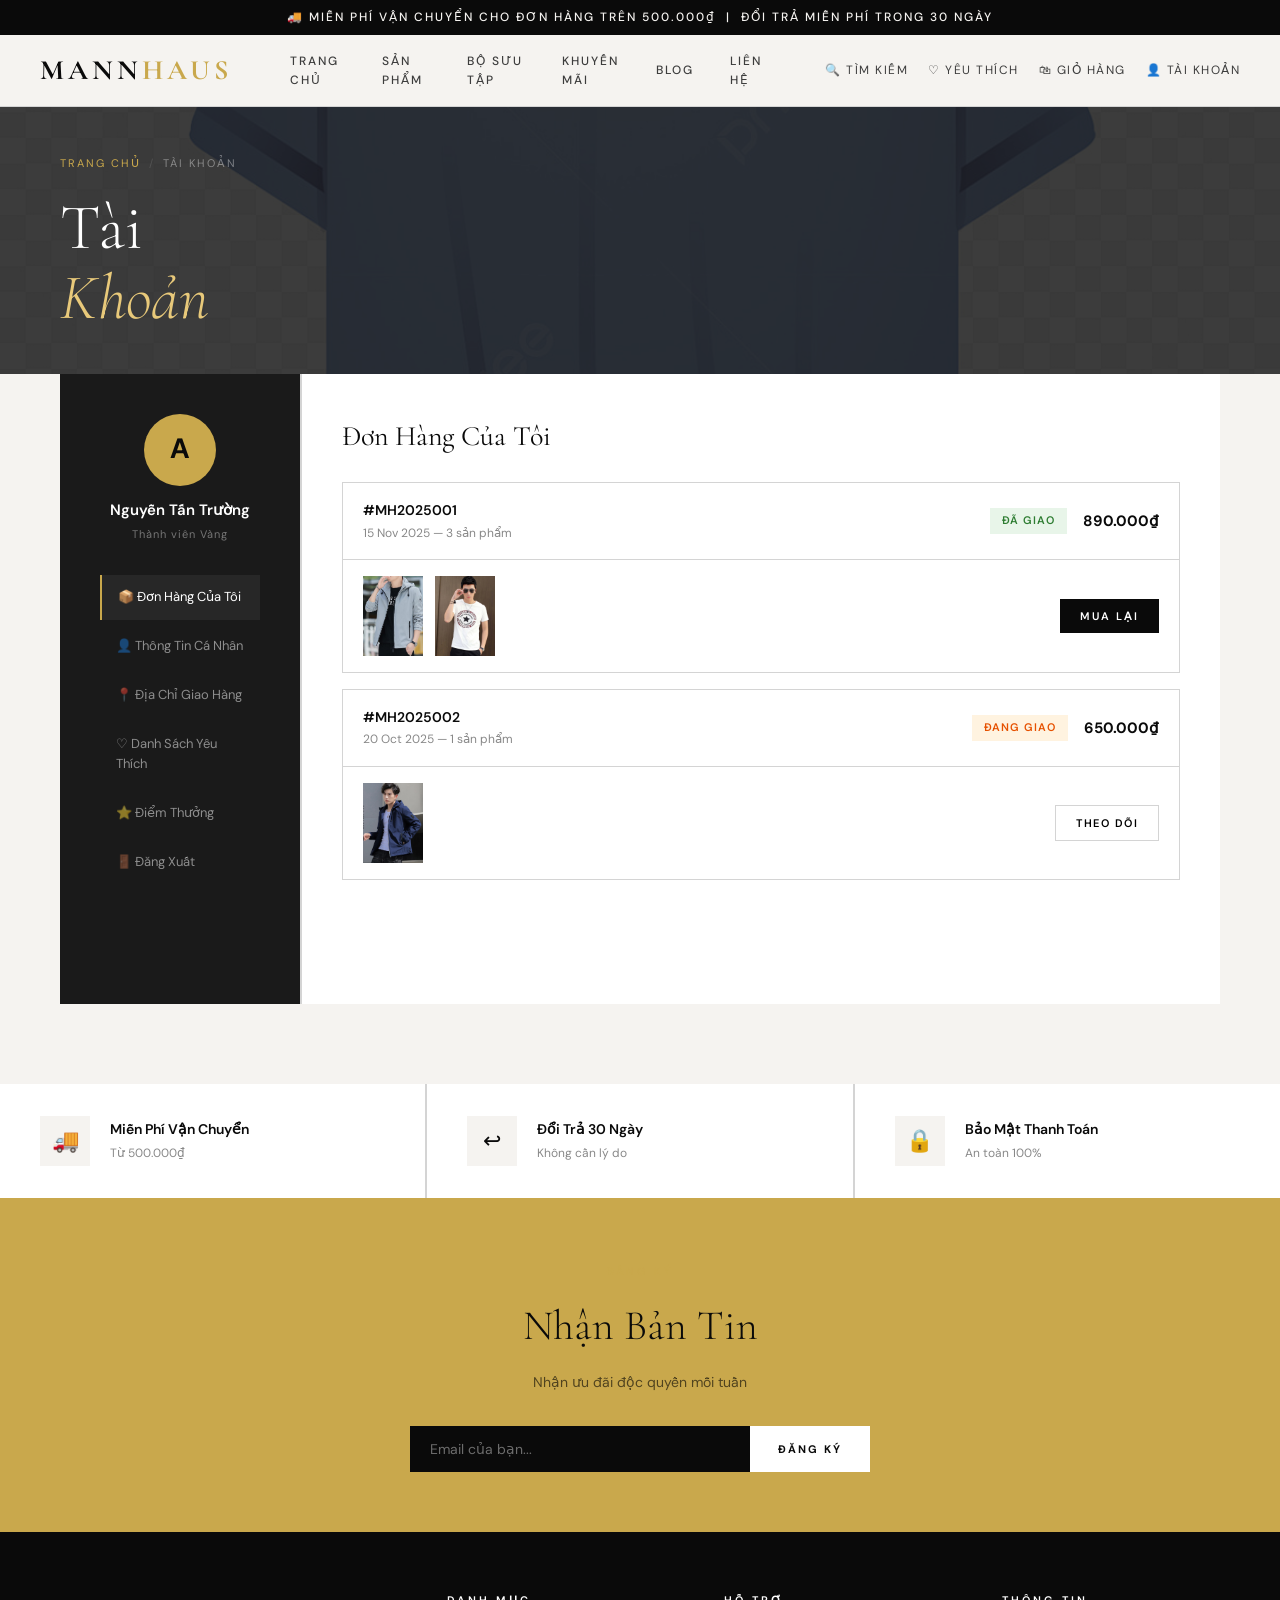
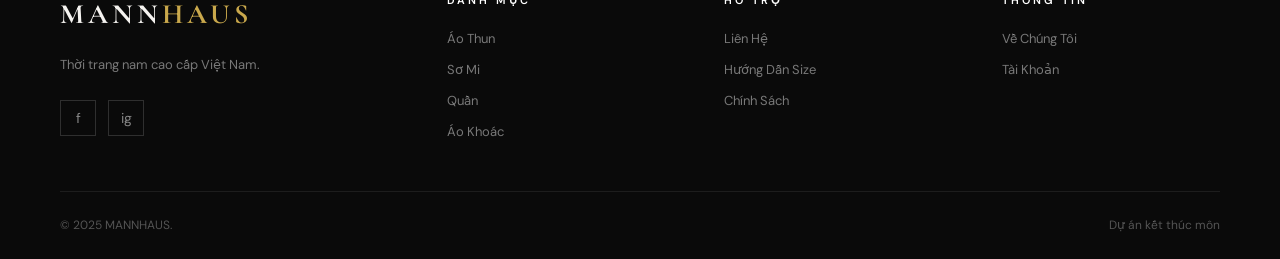
<file: html/tai-khoan.html>
<!DOCTYPE html>
<html lang="vi">
<head>
  <meta charset="UTF-8"><meta name="viewport" content="width=device-width, initial-scale=1.0">
  <title>Tài Khoản — MANNHAUS</title>
  <link rel="stylesheet" href="../css/style.css">
  <link rel="stylesheet" href="../css/responsive.css">
</head>
<body>
<div class="topbar">🚚 Miễn phí vận chuyển cho đơn hàng trên 500.000₫ &nbsp;|&nbsp; Đổi trả miễn phí trong 30 ngày</div>
<nav class="navbar">
  <a href="../index.html" class="navbar-logo">MANN<span>HAUS</span></a>
  <div class="navbar-nav">
    <a href="../index.html">Trang Chủ</a>
    <a href="san-pham.html" id="nav-sp">Sản Phẩm</a>
    <a href="bo-suu-tap.html" id="nav-bst">Bộ Sưu Tập</a>
    <a href="khuyen-mai.html" id="nav-km">Khuyến Mãi</a>
    <a href="blog.html" id="nav-blog">Blog</a>
    <a href="lien-he.html" id="nav-lh">Liên Hệ</a>
  </div>
  <div class="navbar-actions">
    <a href="tim-kiem.html">🔍 Tìm Kiếm</a>
    <a href="yeu-thich.html">♡ Yêu Thích</a>
    <a href="gio-hang.html">🛍 Giỏ Hàng <span class="cart-badge" style="display:none">0</span></a>
    <a href="tai-khoan.html">👤 Tài Khoản</a>
  </div>
</nav>
<script>document.addEventListener('DOMContentLoaded',function(){});</script>

<div class="page-header" style="padding:48px 60px 40px;">
  <div class="page-header-content">
    <div class="breadcrumb"><a href="../index.html">Trang Chủ</a><span class="breadcrumb-sep">/</span>Tài Khoản</div>
    <h1 class="page-header-title">Tài<br><em>Khoản</em></h1>
  </div>
</div>
<section class="section" style="padding-top:0;background:var(--off-white);">
  <div class="account-layout">
    <div class="account-sidebar">
      <div style="text-align:center;margin-bottom:32px;">
        <div style="width:72px;height:72px;border-radius:50%;background:var(--gold);display:flex;align-items:center;justify-content:center;font-size:28px;font-weight:700;color:var(--black);margin:0 auto 12px;">A</div>
        <div style="font-weight:600;color:var(--white);font-size:15px;">Nguyễn Tấn Trường</div>
        <div style="font-size:11px;color:rgba(255,255,255,.4);letter-spacing:1px;margin-top:4px;">Thành viên Vàng</div>
      </div>
      <nav class="account-nav">
        <a href="#" class="active" onclick="switchTab(event,'orders')">📦 Đơn Hàng Của Tôi</a>
        <a href="#" onclick="switchTab(event,'profile')">👤 Thông Tin Cá Nhân</a>
        <a href="#" onclick="switchTab(event,'address')">📍 Địa Chỉ Giao Hàng</a>
        <a href="yeu-thich.html">♡ Danh Sách Yêu Thích</a>
        <a href="#" onclick="switchTab(event,'points')">⭐ Điểm Thưởng</a>
        <a href="#" onclick="showNotification('Đã đăng xuất thành công')">🚪 Đăng Xuất</a>
      </nav>
    </div>
    <div class="account-content" id="tab-content">
      <h2 style="font-family:var(--font-display);font-size:28px;font-weight:400;margin-bottom:24px;">Đơn Hàng Của Tôi</h2>
      <div style="border:1px solid var(--light-gray);margin-bottom:16px;">
        <div style="display:flex;justify-content:space-between;align-items:center;padding:16px 20px;border-bottom:1px solid var(--light-gray);">
          <div><div style="font-weight:600;font-size:14px;">#MH2025001</div><div style="font-size:12px;color:var(--muted);margin-top:2px;">15 Nov 2025 — 3 sản phẩm</div></div>
          <div style="display:flex;align-items:center;gap:16px;"><span style="background:#e8f5e9;color:#2e7d32;padding:4px 12px;font-size:11px;letter-spacing:1px;text-transform:uppercase;font-weight:600;">Đã Giao</span><span style="font-weight:700;">890.000₫</span></div>
        </div>
        <div style="padding:16px 20px;display:flex;gap:12px;align-items:center;">
          <img src="../assets/prod-1.jpg" style="width:60px;height:80px;object-fit:cover;" alt="">
          <img src="../assets/prod-2.jpg" style="width:60px;height:80px;object-fit:cover;" alt="">
          <div style="margin-left:auto;"><button class="btn btn-dark" style="font-size:11px;padding:10px 20px;" onclick="showNotification('Đang xử lý yêu cầu mua lại...')">Mua Lại</button></div>
        </div>
      </div>
      <div style="border:1px solid var(--light-gray);">
        <div style="display:flex;justify-content:space-between;align-items:center;padding:16px 20px;border-bottom:1px solid var(--light-gray);">
          <div><div style="font-weight:600;font-size:14px;">#MH2025002</div><div style="font-size:12px;color:var(--muted);margin-top:2px;">20 Oct 2025 — 1 sản phẩm</div></div>
          <div style="display:flex;align-items:center;gap:16px;"><span style="background:#fff3e0;color:#e65100;padding:4px 12px;font-size:11px;letter-spacing:1px;text-transform:uppercase;font-weight:600;">Đang Giao</span><span style="font-weight:700;">650.000₫</span></div>
        </div>
        <div style="padding:16px 20px;display:flex;gap:12px;align-items:center;">
          <img src="../assets/prod-3.jpg" style="width:60px;height:80px;object-fit:cover;" alt="">
          <div style="margin-left:auto;"><button class="btn" style="border:1px solid var(--light-gray);font-size:11px;padding:10px 20px;letter-spacing:1.5px;text-transform:uppercase;" onclick="showNotification('Đang theo dõi vận chuyển...')">Theo Dõi</button></div>
        </div>
      </div>
    </div>
  </div>
</section>
<script>
function switchTab(e,tab){
  e.preventDefault();
  document.querySelectorAll('.account-nav a').forEach(a=>a.classList.remove('active'));
  e.target.classList.add('active');
}
</script>

<div class="promo-strip">
  <div class="promo-strip-item"><div class="promo-strip-icon">🚚</div><div><div class="promo-strip-title">Miễn Phí Vận Chuyển</div><div class="promo-strip-text">Từ 500.000₫</div></div></div>
  <div class="promo-strip-item"><div class="promo-strip-icon">↩</div><div><div class="promo-strip-title">Đổi Trả 30 Ngày</div><div class="promo-strip-text">Không cần lý do</div></div></div>
  <div class="promo-strip-item"><div class="promo-strip-icon">🔒</div><div><div class="promo-strip-title">Bảo Mật Thanh Toán</div><div class="promo-strip-text">An toàn 100%</div></div></div>
</div>
<div class="newsletter-section"><div class="tag-label">Đăng Ký</div><h3 class="newsletter-title">Nhận Bản Tin</h3><p class="newsletter-desc">Nhận ưu đãi độc quyền mỗi tuần</p><form class="newsletter-form"><input type="email" placeholder="Email của bạn..." required><button type="submit">Đăng Ký</button></form></div>
<footer class="footer"><div class="footer-grid">
  <div><div class="footer-brand-name">MANN<span>HAUS</span></div><p class="footer-desc">Thời trang nam cao cấp Việt Nam.</p><div class="footer-socials"><a class="footer-social" href="#">f</a><a class="footer-social" href="#">ig</a></div></div>
  <div><div class="footer-col-title">Danh Mục</div><div class="footer-links"><a href="san-pham.html">Áo Thun</a><a href="san-pham.html">Sơ Mi</a><a href="san-pham.html">Quần</a><a href="san-pham.html">Áo Khoác</a></div></div>
  <div><div class="footer-col-title">Hỗ Trợ</div><div class="footer-links"><a href="lien-he.html">Liên Hệ</a><a href="huong-dan-size.html">Hướng Dẫn Size</a><a href="chinh-sach.html">Chính Sách</a></div></div>
  <div><div class="footer-col-title">Thông Tin</div><div class="footer-links"><a href="ve-chung-toi.html">Về Chúng Tôi</a><a href="tai-khoan.html">Tài Khoản</a></div></div>
</div><div class="footer-bottom"><span>© 2025 MANNHAUS.</span><span>Dự án kết thúc môn</span></div></footer>
<script src="../js/main.js"></script>
</body>
</html>
</file>
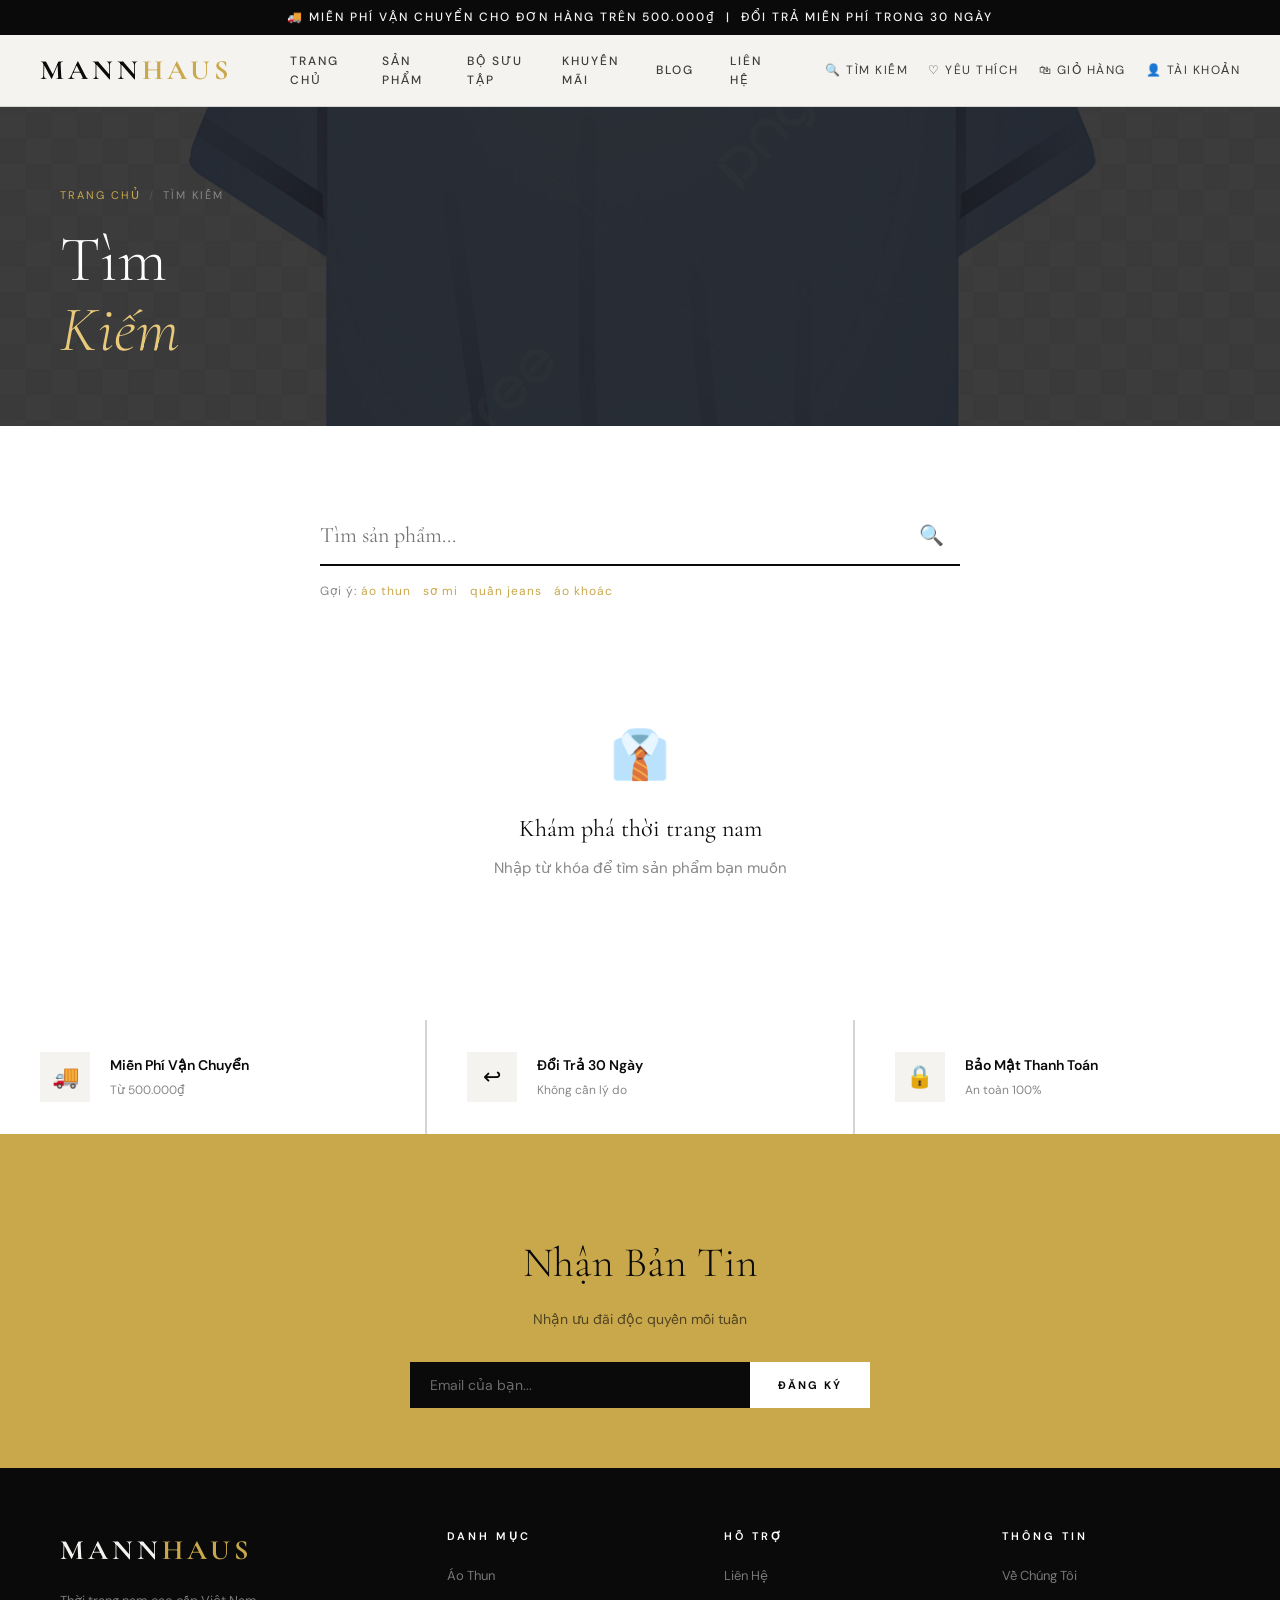
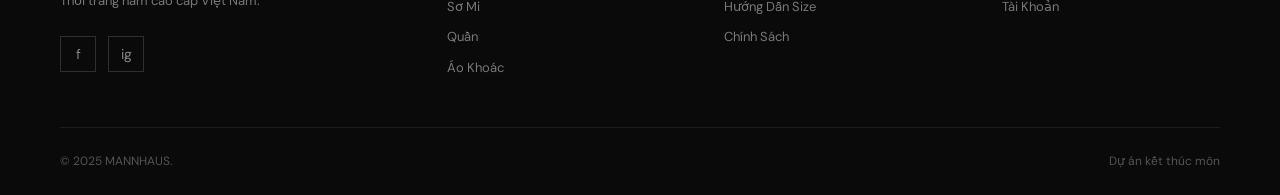
<file: html/tim-kiem.html>
<!DOCTYPE html>
<html lang="vi">
<head>
  <meta charset="UTF-8"><meta name="viewport" content="width=device-width, initial-scale=1.0">
  <title>Tìm Kiếm — MANNHAUS</title>
  <link rel="stylesheet" href="../css/style.css">
  <link rel="stylesheet" href="../css/responsive.css">
</head>
<body>
<div class="topbar">🚚 Miễn phí vận chuyển cho đơn hàng trên 500.000₫ &nbsp;|&nbsp; Đổi trả miễn phí trong 30 ngày</div>
<nav class="navbar">
  <a href="../index.html" class="navbar-logo">MANN<span>HAUS</span></a>
  <div class="navbar-nav">
    <a href="../index.html">Trang Chủ</a>
    <a href="san-pham.html" id="nav-sp">Sản Phẩm</a>
    <a href="bo-suu-tap.html" id="nav-bst">Bộ Sưu Tập</a>
    <a href="khuyen-mai.html" id="nav-km">Khuyến Mãi</a>
    <a href="blog.html" id="nav-blog">Blog</a>
    <a href="lien-he.html" id="nav-lh">Liên Hệ</a>
  </div>
  <div class="navbar-actions">
    <a href="tim-kiem.html">🔍 Tìm Kiếm</a>
    <a href="yeu-thich.html">♡ Yêu Thích</a>
    <a href="gio-hang.html">🛍 Giỏ Hàng <span class="cart-badge" style="display:none">0</span></a>
    <a href="tai-khoan.html">👤 Tài Khoản</a>
  </div>
</nav>
<script>document.addEventListener('DOMContentLoaded',function(){});</script>

<div class="page-header">
  <div class="page-header-content">
    <div class="breadcrumb"><a href="../index.html">Trang Chủ</a><span class="breadcrumb-sep">/</span>Tìm Kiếm</div>
    <h1 class="page-header-title">Tìm<br><em>Kiếm</em></h1>
  </div>
</div>
<section class="section" style="background:var(--white);">
  <div style="max-width:640px;margin:0 auto 56px;">
    <div style="display:flex;border-bottom:2px solid var(--black);">
      <input id="search-input" type="text" placeholder="Tìm sản phẩm..." style="flex:1;padding:16px 0;font-family:var(--font-display);font-size:22px;border:none;outline:none;background:transparent;" oninput="doSearch(this.value)">
      <button style="padding:16px;font-size:20px;background:none;" onclick="doSearch(document.getElementById('search-input').value)">🔍</button>
    </div>
    <div style="margin-top:16px;font-size:12px;color:var(--muted);letter-spacing:1px;">Gợi ý: <span onclick="setQ('áo thun')" style="cursor:pointer;color:var(--gold);margin-right:12px;">áo thun</span><span onclick="setQ('sơ mi')" style="cursor:pointer;color:var(--gold);margin-right:12px;">sơ mi</span><span onclick="setQ('quần jeans')" style="cursor:pointer;color:var(--gold);margin-right:12px;">quần jeans</span><span onclick="setQ('áo khoác')" style="cursor:pointer;color:var(--gold);">áo khoác</span></div>
  </div>
  <div id="search-results" class="product-grid" style="display:none;">
  </div>
  <div id="search-empty" style="text-align:center;padding:60px 0;display:none;">
    <div style="font-size:48px;margin-bottom:16px;">🔍</div>
    <div style="font-family:var(--font-display);font-size:24px;margin-bottom:8px;">Không tìm thấy kết quả</div>
    <p style="color:var(--muted);">Hãy thử từ khóa khác</p>
  </div>
  <div id="search-placeholder" style="text-align:center;padding:60px 0;">
    <div style="font-size:48px;margin-bottom:16px;">👔</div>
    <div style="font-family:var(--font-display);font-size:24px;margin-bottom:8px;">Khám phá thời trang nam</div>
    <p style="color:var(--muted);">Nhập từ khóa để tìm sản phẩm bạn muốn</p>
  </div>
</section>
<script>
var products=[
  {id:1,name:'Áo Thun Cotton Basic',cat:'Áo Thun',price:350000,img:'../assets/prod-1.jpg',badge:'hot'},
  {id:2,name:'Sơ Mi Oxford Slim Fit',cat:'Sơ Mi',price:480000,img:'../assets/prod-2.jpg',badge:'sale'},
  {id:3,name:'Quần Jeans Slim Tapered',cat:'Quần',price:650000,img:'../assets/prod-3.jpg',badge:''},
  {id:4,name:'Áo Khoác Dù Windbreaker',cat:'Áo Khoác',price:890000,img:'../assets/prod-4.jpg',badge:''},
  {id:5,name:'Polo Piqué Classic',cat:'Polo',price:420000,img:'../assets/prod-5.jpg',badge:'new'},
  {id:6,name:'Quần Chino Slim Fit',cat:'Quần',price:550000,img:'../assets/prod-6.jpg',badge:'new'},
];
function setQ(q){document.getElementById('search-input').value=q;doSearch(q);}
function doSearch(q){
  q=q.toLowerCase().trim();
  var res=document.getElementById('search-results');
  var emp=document.getElementById('search-empty');
  var ph=document.getElementById('search-placeholder');
  ph.style.display='none';
  if(!q){ph.style.display='';res.style.display='none';emp.style.display='none';return;}
  var filtered=products.filter(p=>p.name.toLowerCase().includes(q)||p.cat.toLowerCase().includes(q));
  if(!filtered.length){emp.style.display='';res.style.display='none';return;}
  emp.style.display='none';
  res.style.display='grid';
  res.innerHTML=filtered.map(p=>'<div class="product-card"><div class="product-card-img">'+(p.badge?'<span class="product-badge badge-'+p.badge+'">'+(p.badge==='new'?'New':p.badge==='hot'?'Hot':'-20%')+'</span>':'')+
    '<img src="'+p.img+'" alt=""><div class="product-card-actions"><button onclick="addToCart('+p.id+',''+p.name+'','+p.price+')">Thêm Vào Giỏ</button><button onclick="toggleWishlist(this,'+p.id+')" style="flex:0;width:44px;">♡</button></div></div><div class="product-card-cat">'+p.cat+'</div><div class="product-card-name">'+p.name+'</div><div class="product-card-price"><span class="price-current">'+p.price.toLocaleString('vi-VN')+'₫</span></div></div>').join('');
}
</script>

<div class="promo-strip">
  <div class="promo-strip-item"><div class="promo-strip-icon">🚚</div><div><div class="promo-strip-title">Miễn Phí Vận Chuyển</div><div class="promo-strip-text">Từ 500.000₫</div></div></div>
  <div class="promo-strip-item"><div class="promo-strip-icon">↩</div><div><div class="promo-strip-title">Đổi Trả 30 Ngày</div><div class="promo-strip-text">Không cần lý do</div></div></div>
  <div class="promo-strip-item"><div class="promo-strip-icon">🔒</div><div><div class="promo-strip-title">Bảo Mật Thanh Toán</div><div class="promo-strip-text">An toàn 100%</div></div></div>
</div>
<div class="newsletter-section"><div class="tag-label">Đăng Ký</div><h3 class="newsletter-title">Nhận Bản Tin</h3><p class="newsletter-desc">Nhận ưu đãi độc quyền mỗi tuần</p><form class="newsletter-form"><input type="email" placeholder="Email của bạn..." required><button type="submit">Đăng Ký</button></form></div>
<footer class="footer"><div class="footer-grid">
  <div><div class="footer-brand-name">MANN<span>HAUS</span></div><p class="footer-desc">Thời trang nam cao cấp Việt Nam.</p><div class="footer-socials"><a class="footer-social" href="#">f</a><a class="footer-social" href="#">ig</a></div></div>
  <div><div class="footer-col-title">Danh Mục</div><div class="footer-links"><a href="san-pham.html">Áo Thun</a><a href="san-pham.html">Sơ Mi</a><a href="san-pham.html">Quần</a><a href="san-pham.html">Áo Khoác</a></div></div>
  <div><div class="footer-col-title">Hỗ Trợ</div><div class="footer-links"><a href="lien-he.html">Liên Hệ</a><a href="huong-dan-size.html">Hướng Dẫn Size</a><a href="chinh-sach.html">Chính Sách</a></div></div>
  <div><div class="footer-col-title">Thông Tin</div><div class="footer-links"><a href="ve-chung-toi.html">Về Chúng Tôi</a><a href="tai-khoan.html">Tài Khoản</a></div></div>
</div><div class="footer-bottom"><span>© 2025 MANNHAUS.</span><span>Dự án kết thúc môn</span></div></footer>
<script src="../js/main.js"></script>
</body>
</html>
</file>
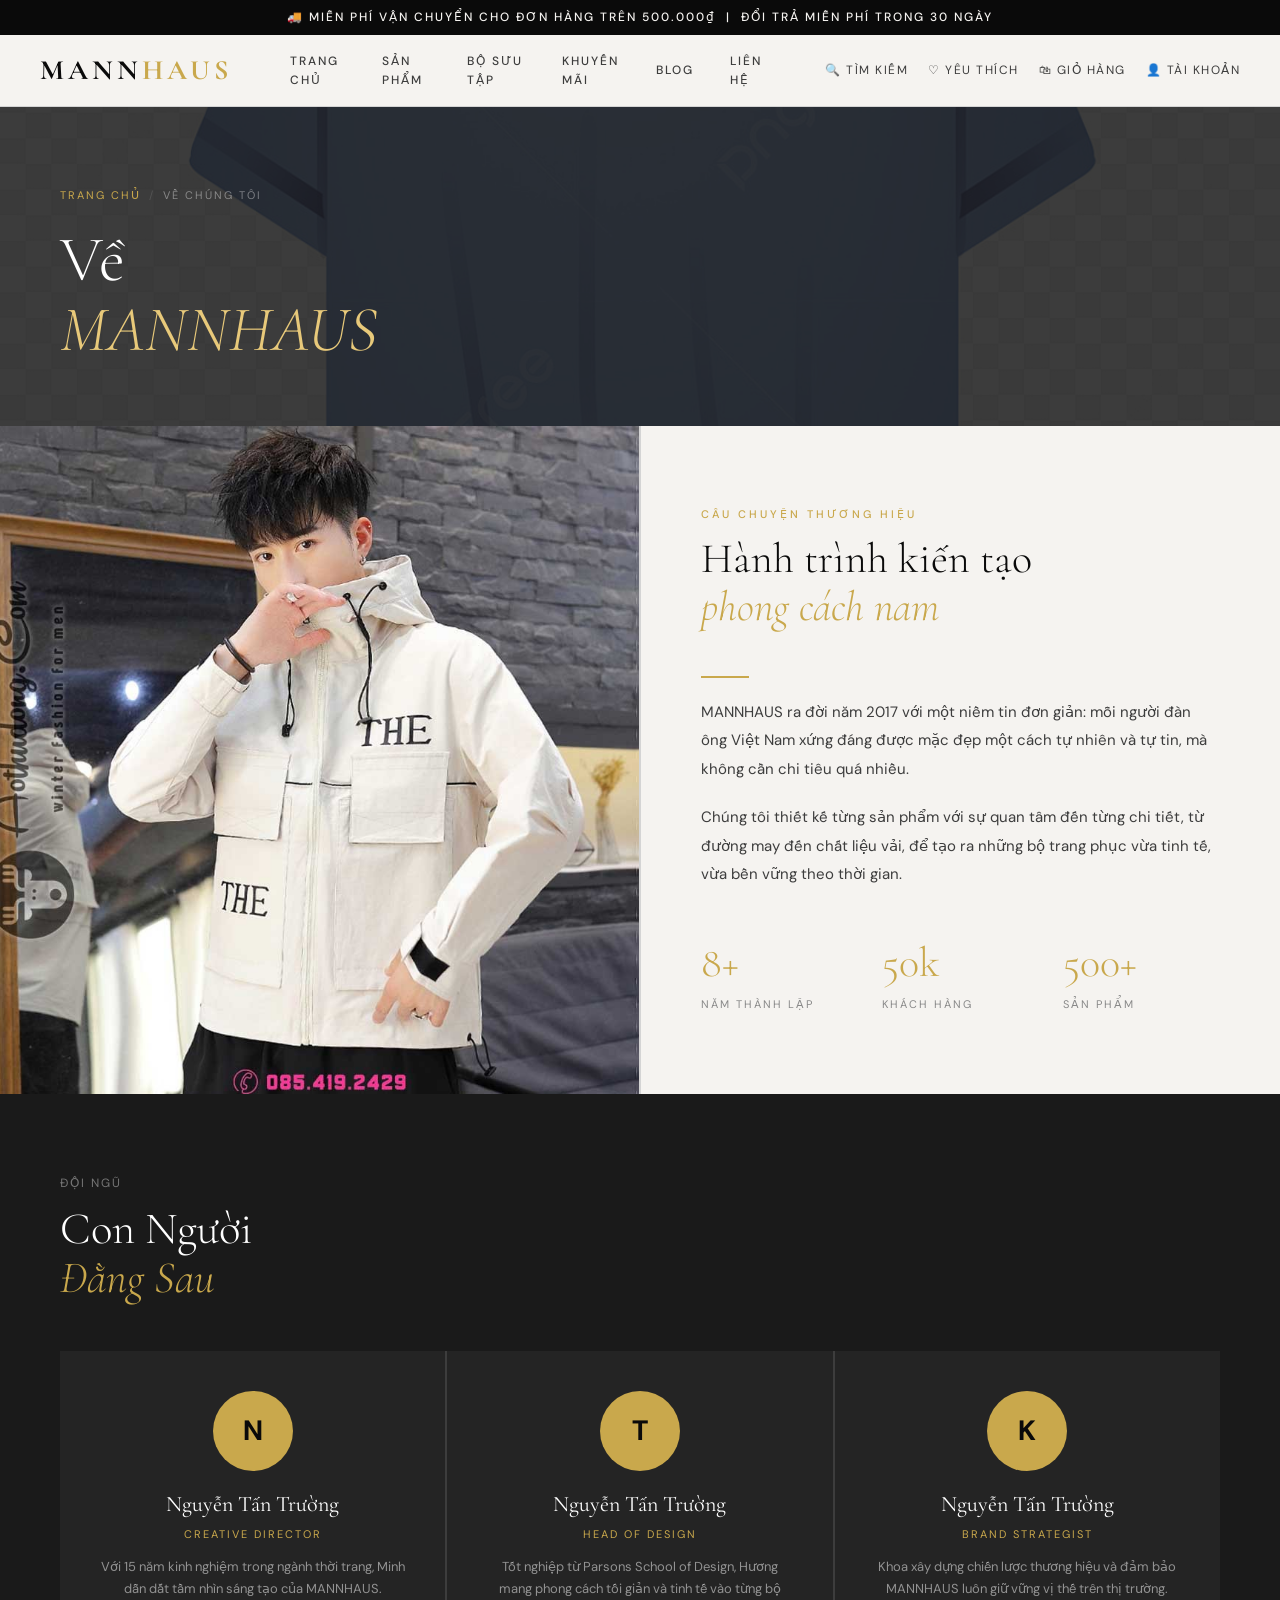
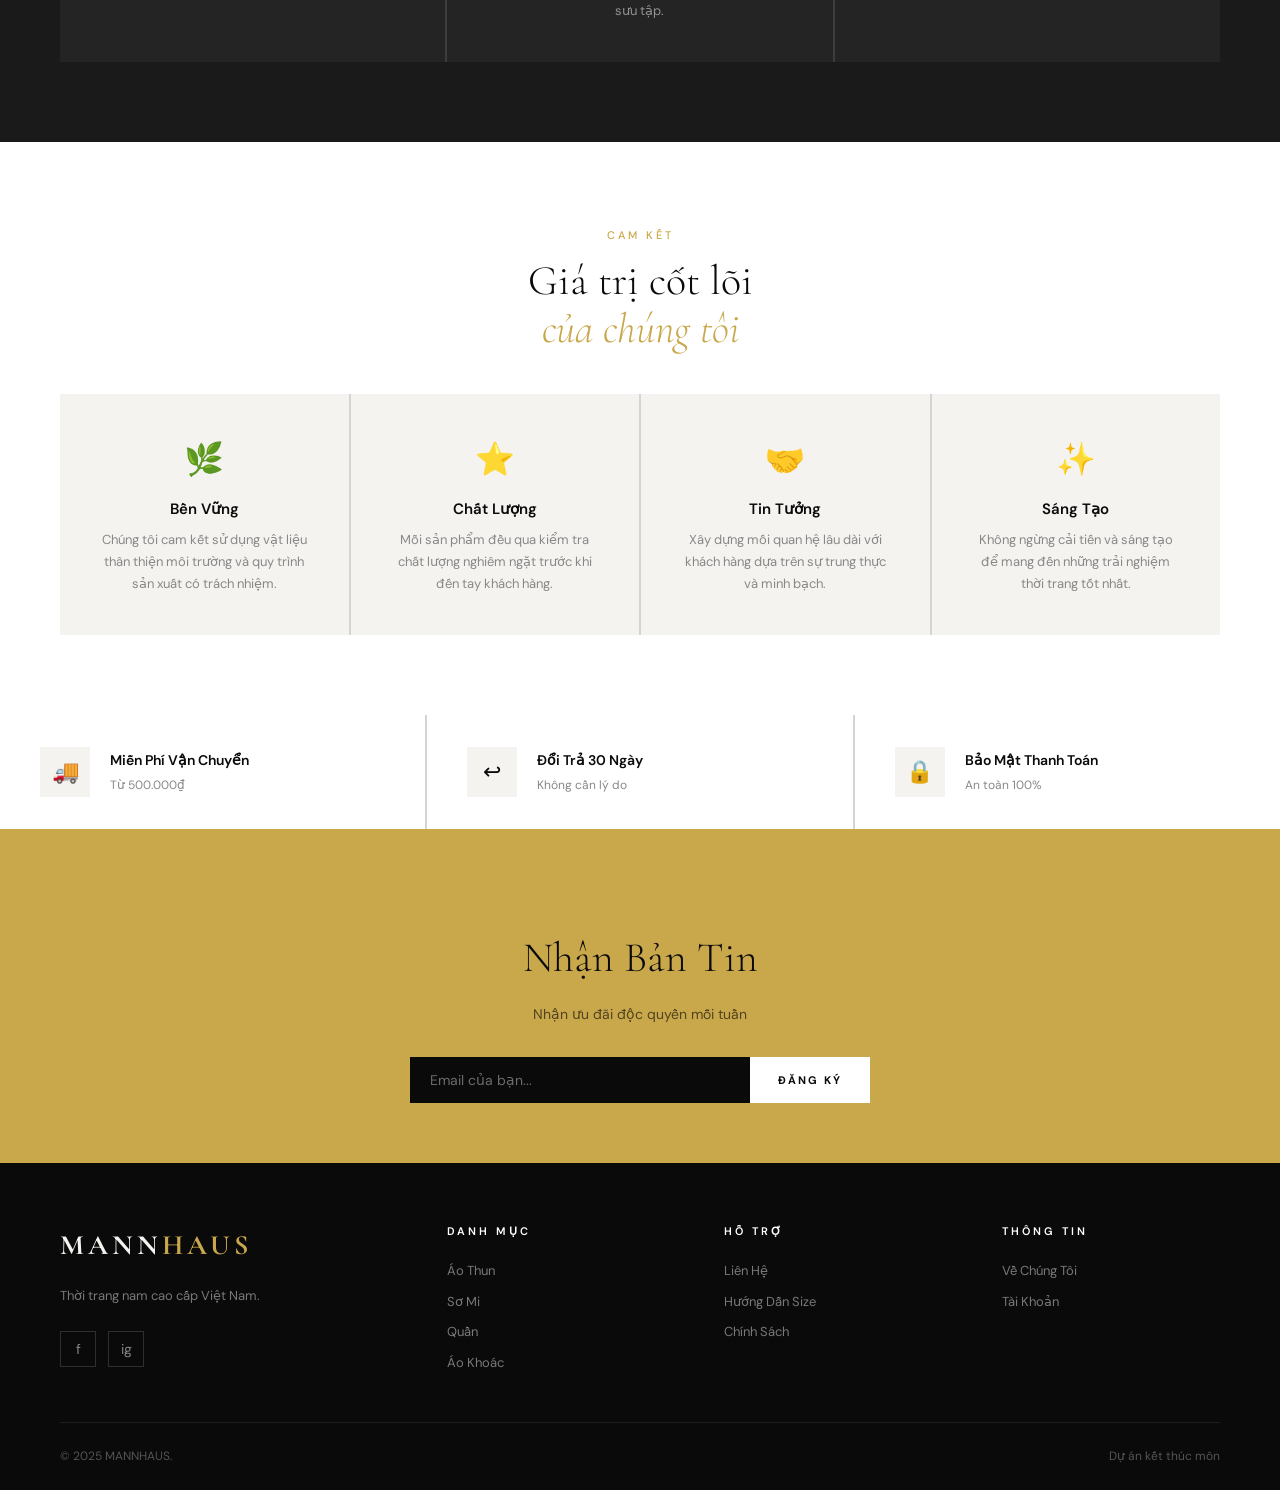
<file: html/ve-chung-toi.html>
<!DOCTYPE html>
<html lang="vi">
<head>
  <meta charset="UTF-8"><meta name="viewport" content="width=device-width, initial-scale=1.0">
  <title>Về Chúng Tôi — MANNHAUS</title>
  <link rel="stylesheet" href="../css/style.css">
  <link rel="stylesheet" href="../css/responsive.css">
</head>
<body>
<div class="topbar">🚚 Miễn phí vận chuyển cho đơn hàng trên 500.000₫ &nbsp;|&nbsp; Đổi trả miễn phí trong 30 ngày</div>
<nav class="navbar">
  <a href="../index.html" class="navbar-logo">MANN<span>HAUS</span></a>
  <div class="navbar-nav">
    <a href="../index.html">Trang Chủ</a>
    <a href="san-pham.html" id="nav-sp">Sản Phẩm</a>
    <a href="bo-suu-tap.html" id="nav-bst">Bộ Sưu Tập</a>
    <a href="khuyen-mai.html" id="nav-km">Khuyến Mãi</a>
    <a href="blog.html" id="nav-blog">Blog</a>
    <a href="lien-he.html" id="nav-lh">Liên Hệ</a>
  </div>
  <div class="navbar-actions">
    <a href="tim-kiem.html">🔍 Tìm Kiếm</a>
    <a href="yeu-thich.html">♡ Yêu Thích</a>
    <a href="gio-hang.html">🛍 Giỏ Hàng <span class="cart-badge" style="display:none">0</span></a>
    <a href="tai-khoan.html">👤 Tài Khoản</a>
  </div>
</nav>
<script>document.addEventListener('DOMContentLoaded',function(){});</script>

<div class="page-header">
  <div class="page-header-content">
    <div class="breadcrumb"><a href="../index.html">Trang Chủ</a><span class="breadcrumb-sep">/</span>Về Chúng Tôi</div>
    <h1 class="page-header-title">Về<br><em>MANNHAUS</em></h1>
  </div>
</div>
<div class="about-split">
  <div class="about-img"><img src="../assets/about.jpg" alt="About MANNHAUS"></div>
  <div class="about-content">
    <div class="tag-label">Câu Chuyện Thương Hiệu</div>
    <h2 style="font-family:var(--font-display);font-size:42px;font-weight:300;line-height:1.15;margin-bottom:24px;">Hành trình kiến tạo<br><em style="color:var(--gold);">phong cách nam</em></h2>
    <div class="divider-gold"></div>
    <p style="font-size:15px;line-height:1.9;color:var(--mid);margin-bottom:20px;">MANNHAUS ra đời năm 2017 với một niềm tin đơn giản: mỗi người đàn ông Việt Nam xứng đáng được mặc đẹp một cách tự nhiên và tự tin, mà không cần chi tiêu quá nhiều.</p>
    <p style="font-size:15px;line-height:1.9;color:var(--mid);margin-bottom:32px;">Chúng tôi thiết kế từng sản phẩm với sự quan tâm đến từng chi tiết, từ đường may đến chất liệu vải, để tạo ra những bộ trang phục vừa tinh tế, vừa bền vững theo thời gian.</p>
    <div style="display:grid;grid-template-columns:1fr 1fr 1fr;gap:24px;margin-top:8px;">
      <div><div style="font-family:var(--font-display);font-size:42px;font-weight:300;color:var(--gold);">8+</div><div style="font-size:11px;letter-spacing:2px;text-transform:uppercase;color:var(--muted);">Năm Thành Lập</div></div>
      <div><div style="font-family:var(--font-display);font-size:42px;font-weight:300;color:var(--gold);">50k</div><div style="font-size:11px;letter-spacing:2px;text-transform:uppercase;color:var(--muted);">Khách Hàng</div></div>
      <div><div style="font-family:var(--font-display);font-size:42px;font-weight:300;color:var(--gold);">500+</div><div style="font-size:11px;letter-spacing:2px;text-transform:uppercase;color:var(--muted);">Sản Phẩm</div></div>
    </div>
  </div>
</div>
<section class="section" style="background:var(--charcoal);color:var(--white);">
  <div class="section-header" style="margin-bottom:48px;">
    <div><div class="section-subtitle" style="color:rgba(255,255,255,.4);">Đội Ngũ</div><h2 class="section-title" style="color:var(--white);">Con Người<br><em>Đằng Sau</em></h2></div>
  </div>
  <div style="display:grid;grid-template-columns:repeat(3,1fr);gap:2px;background:var(--mid);">
    <div style="background:var(--dark);padding:40px;text-align:center;">
      <div style="width:80px;height:80px;border-radius:50%;background:var(--gold);margin:0 auto 16px;display:flex;align-items:center;justify-content:center;font-size:28px;color:var(--black);font-weight:700;">N</div>
      <div style="font-family:var(--font-display);font-size:22px;color:var(--white);margin-bottom:4px;">Nguyễn Tấn Trường</div>
      <div style="font-size:11px;letter-spacing:2px;text-transform:uppercase;color:var(--gold);">Creative Director</div>
      <p style="font-size:13px;color:rgba(255,255,255,.5);margin-top:12px;line-height:1.7;">Với 15 năm kinh nghiệm trong ngành thời trang, Minh dẫn dắt tầm nhìn sáng tạo của MANNHAUS.</p>
    </div>
    <div style="background:var(--dark);padding:40px;text-align:center;">
      <div style="width:80px;height:80px;border-radius:50%;background:var(--gold);margin:0 auto 16px;display:flex;align-items:center;justify-content:center;font-size:28px;color:var(--black);font-weight:700;">T</div>
      <div style="font-family:var(--font-display);font-size:22px;color:var(--white);margin-bottom:4px;">Nguyễn Tấn Trường</div>
      <div style="font-size:11px;letter-spacing:2px;text-transform:uppercase;color:var(--gold);">Head of Design</div>
      <p style="font-size:13px;color:rgba(255,255,255,.5);margin-top:12px;line-height:1.7;">Tốt nghiệp từ Parsons School of Design, Hương mang phong cách tối giản và tinh tế vào từng bộ sưu tập.</p>
    </div>
    <div style="background:var(--dark);padding:40px;text-align:center;">
      <div style="width:80px;height:80px;border-radius:50%;background:var(--gold);margin:0 auto 16px;display:flex;align-items:center;justify-content:center;font-size:28px;color:var(--black);font-weight:700;">K</div>
      <div style="font-family:var(--font-display);font-size:22px;color:var(--white);margin-bottom:4px;">Nguyễn Tấn Trường</div>
      <div style="font-size:11px;letter-spacing:2px;text-transform:uppercase;color:var(--gold);">Brand Strategist</div>
      <p style="font-size:13px;color:rgba(255,255,255,.5);margin-top:12px;line-height:1.7;">Khoa xây dựng chiến lược thương hiệu và đảm bảo MANNHAUS luôn giữ vững vị thế trên thị trường.</p>
    </div>
  </div>
</section>
<section class="section" style="background:var(--white);">
  <div style="text-align:center;max-width:640px;margin:0 auto;">
    <div class="tag-label">Cam Kết</div>
    <h2 style="font-family:var(--font-display);font-size:42px;font-weight:300;line-height:1.15;margin-bottom:24px;">Giá trị cốt lõi<br><em style="color:var(--gold);">của chúng tôi</em></h2>
  </div>
  <div style="display:grid;grid-template-columns:repeat(4,1fr);gap:2px;background:var(--light-gray);margin-top:40px;">
    <div style="background:var(--off-white);padding:40px;text-align:center;"><div style="font-size:32px;margin-bottom:12px;">🌿</div><div style="font-weight:600;margin-bottom:8px;">Bền Vững</div><div style="font-size:13px;color:var(--muted);line-height:1.7;">Chúng tôi cam kết sử dụng vật liệu thân thiện môi trường và quy trình sản xuất có trách nhiệm.</div></div>
    <div style="background:var(--off-white);padding:40px;text-align:center;"><div style="font-size:32px;margin-bottom:12px;">⭐</div><div style="font-weight:600;margin-bottom:8px;">Chất Lượng</div><div style="font-size:13px;color:var(--muted);line-height:1.7;">Mỗi sản phẩm đều qua kiểm tra chất lượng nghiêm ngặt trước khi đến tay khách hàng.</div></div>
    <div style="background:var(--off-white);padding:40px;text-align:center;"><div style="font-size:32px;margin-bottom:12px;">🤝</div><div style="font-weight:600;margin-bottom:8px;">Tin Tưởng</div><div style="font-size:13px;color:var(--muted);line-height:1.7;">Xây dựng mối quan hệ lâu dài với khách hàng dựa trên sự trung thực và minh bạch.</div></div>
    <div style="background:var(--off-white);padding:40px;text-align:center;"><div style="font-size:32px;margin-bottom:12px;">✨</div><div style="font-weight:600;margin-bottom:8px;">Sáng Tạo</div><div style="font-size:13px;color:var(--muted);line-height:1.7;">Không ngừng cải tiến và sáng tạo để mang đến những trải nghiệm thời trang tốt nhất.</div></div>
  </div>
</section>

<div class="promo-strip">
  <div class="promo-strip-item"><div class="promo-strip-icon">🚚</div><div><div class="promo-strip-title">Miễn Phí Vận Chuyển</div><div class="promo-strip-text">Từ 500.000₫</div></div></div>
  <div class="promo-strip-item"><div class="promo-strip-icon">↩</div><div><div class="promo-strip-title">Đổi Trả 30 Ngày</div><div class="promo-strip-text">Không cần lý do</div></div></div>
  <div class="promo-strip-item"><div class="promo-strip-icon">🔒</div><div><div class="promo-strip-title">Bảo Mật Thanh Toán</div><div class="promo-strip-text">An toàn 100%</div></div></div>
</div>
<div class="newsletter-section"><div class="tag-label">Đăng Ký</div><h3 class="newsletter-title">Nhận Bản Tin</h3><p class="newsletter-desc">Nhận ưu đãi độc quyền mỗi tuần</p><form class="newsletter-form"><input type="email" placeholder="Email của bạn..." required><button type="submit">Đăng Ký</button></form></div>
<footer class="footer"><div class="footer-grid">
  <div><div class="footer-brand-name">MANN<span>HAUS</span></div><p class="footer-desc">Thời trang nam cao cấp Việt Nam.</p><div class="footer-socials"><a class="footer-social" href="#">f</a><a class="footer-social" href="#">ig</a></div></div>
  <div><div class="footer-col-title">Danh Mục</div><div class="footer-links"><a href="san-pham.html">Áo Thun</a><a href="san-pham.html">Sơ Mi</a><a href="san-pham.html">Quần</a><a href="san-pham.html">Áo Khoác</a></div></div>
  <div><div class="footer-col-title">Hỗ Trợ</div><div class="footer-links"><a href="lien-he.html">Liên Hệ</a><a href="huong-dan-size.html">Hướng Dẫn Size</a><a href="chinh-sach.html">Chính Sách</a></div></div>
  <div><div class="footer-col-title">Thông Tin</div><div class="footer-links"><a href="ve-chung-toi.html">Về Chúng Tôi</a><a href="tai-khoan.html">Tài Khoản</a></div></div>
</div><div class="footer-bottom"><span>© 2025 MANNHAUS.</span><span>Dự án kết thúc môn</span></div></footer>
<script src="../js/main.js"></script>
</body>
</html>
</file>
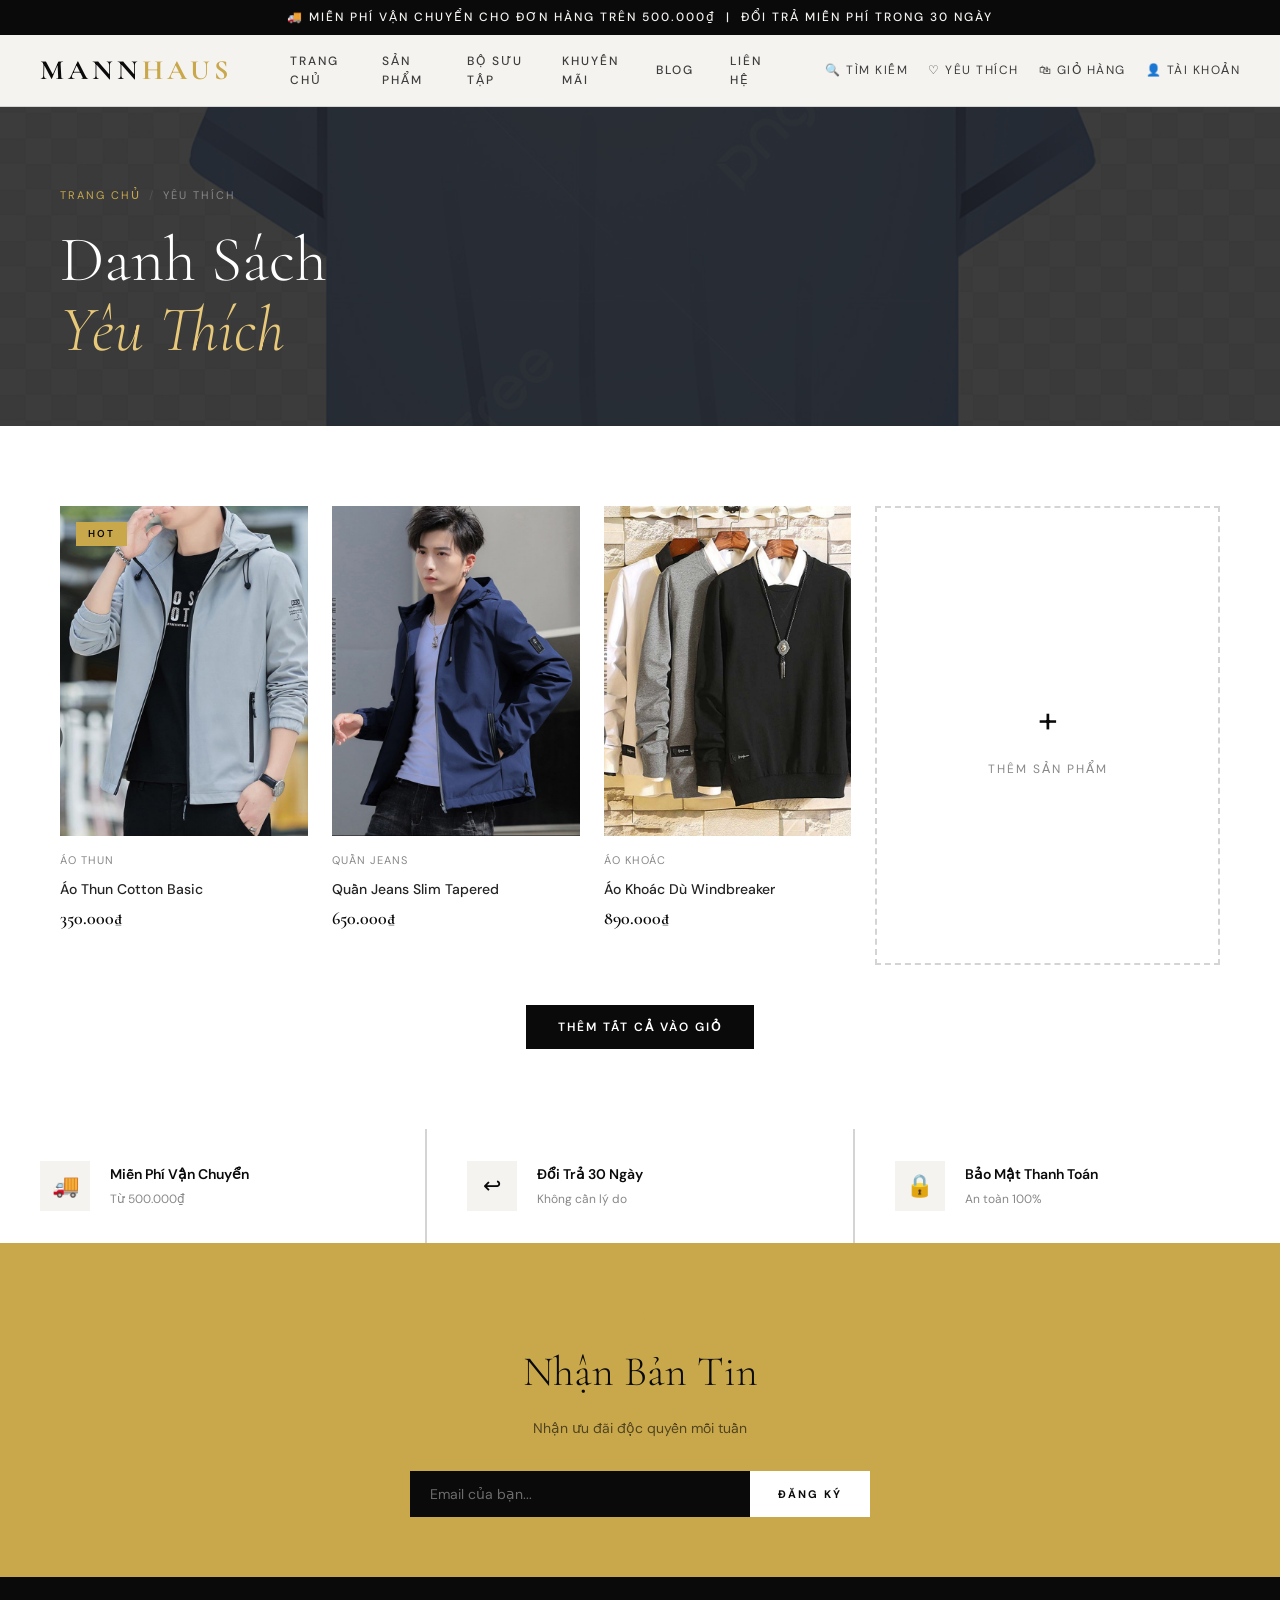
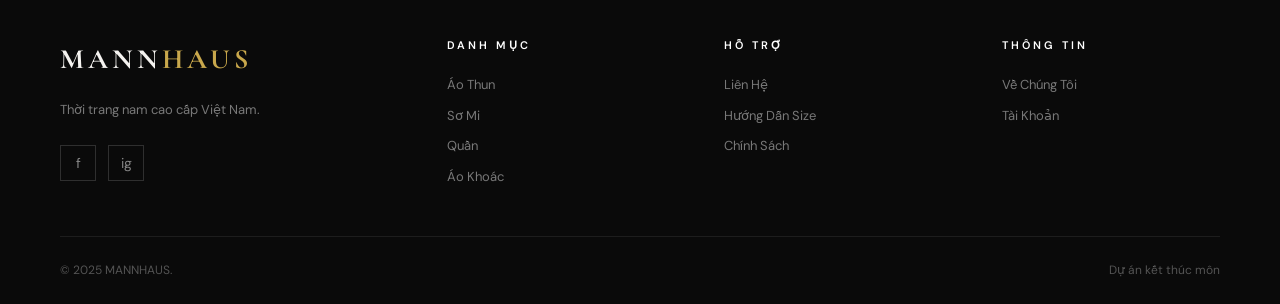
<file: html/yeu-thich.html>
<!DOCTYPE html>
<html lang="vi">
<head>
  <meta charset="UTF-8"><meta name="viewport" content="width=device-width, initial-scale=1.0">
  <title>Yêu Thích — MANNHAUS</title>
  <link rel="stylesheet" href="../css/style.css">
  <link rel="stylesheet" href="../css/responsive.css">
</head>
<body>
<div class="topbar">🚚 Miễn phí vận chuyển cho đơn hàng trên 500.000₫ &nbsp;|&nbsp; Đổi trả miễn phí trong 30 ngày</div>
<nav class="navbar">
  <a href="../index.html" class="navbar-logo">MANN<span>HAUS</span></a>
  <div class="navbar-nav">
    <a href="../index.html">Trang Chủ</a>
    <a href="san-pham.html" id="nav-sp">Sản Phẩm</a>
    <a href="bo-suu-tap.html" id="nav-bst">Bộ Sưu Tập</a>
    <a href="khuyen-mai.html" id="nav-km">Khuyến Mãi</a>
    <a href="blog.html" id="nav-blog">Blog</a>
    <a href="lien-he.html" id="nav-lh">Liên Hệ</a>
  </div>
  <div class="navbar-actions">
    <a href="tim-kiem.html">🔍 Tìm Kiếm</a>
    <a href="yeu-thich.html">♡ Yêu Thích</a>
    <a href="gio-hang.html">🛍 Giỏ Hàng <span class="cart-badge" style="display:none">0</span></a>
    <a href="tai-khoan.html">👤 Tài Khoản</a>
  </div>
</nav>
<script>document.addEventListener('DOMContentLoaded',function(){});</script>

<div class="page-header">
  <div class="page-header-content">
    <div class="breadcrumb"><a href="../index.html">Trang Chủ</a><span class="breadcrumb-sep">/</span>Yêu Thích</div>
    <h1 class="page-header-title">Danh Sách<br><em>Yêu Thích</em></h1>
  </div>
</div>
<section class="section" style="background:var(--white);">
  <div class="wishlist-grid">
    <div class="product-card">
      <div class="product-card-img">
        <span class="product-badge badge-hot">Hot</span>
        <img src="../assets/prod-1.jpg" alt="">
        <div class="product-card-actions"><button onclick="addToCart(1,'Áo Thun Cotton',350000)">Thêm Vào Giỏ</button><button onclick="toggleWishlist(this,1)" style="flex:0;width:44px;color:var(--gold);">♥</button></div>
      </div>
      <div class="product-card-cat">Áo Thun</div>
      <div class="product-card-name">Áo Thun Cotton Basic</div>
      <div class="product-card-price"><span class="price-current">350.000₫</span></div>
    </div>
    <div class="product-card">
      <div class="product-card-img">
        <img src="../assets/prod-3.jpg" alt="">
        <div class="product-card-actions"><button onclick="addToCart(3,'Quần Jeans',650000)">Thêm Vào Giỏ</button><button onclick="toggleWishlist(this,3)" style="flex:0;width:44px;color:var(--gold);">♥</button></div>
      </div>
      <div class="product-card-cat">Quần Jeans</div>
      <div class="product-card-name">Quần Jeans Slim Tapered</div>
      <div class="product-card-price"><span class="price-current">650.000₫</span></div>
    </div>
    <div class="product-card">
      <div class="product-card-img">
        <img src="../assets/prod-4.jpg" alt="">
        <div class="product-card-actions"><button onclick="addToCart(4,'Áo Khoác Dù',890000)">Thêm Vào Giỏ</button><button onclick="toggleWishlist(this,4)" style="flex:0;width:44px;color:var(--gold);">♥</button></div>
      </div>
      <div class="product-card-cat">Áo Khoác</div>
      <div class="product-card-name">Áo Khoác Dù Windbreaker</div>
      <div class="product-card-price"><span class="price-current">890.000₫</span></div>
    </div>
    <div style="display:flex;align-items:center;justify-content:center;border:2px dashed var(--light-gray);aspect-ratio:3/4;flex-direction:column;gap:12px;cursor:pointer;" onclick="window.location='san-pham.html'">
      <div style="font-size:36px;">+</div>
      <div style="font-size:12px;letter-spacing:2px;text-transform:uppercase;color:var(--muted);">Thêm Sản Phẩm</div>
    </div>
  </div>
  <div style="text-align:center;margin-top:40px;">
    <button class="btn btn-dark" onclick="document.querySelectorAll('.product-card').forEach(c=>addToCart(parseInt(Math.random()*10),'Sản Phẩm Yêu Thích',350000))">Thêm Tất Cả Vào Giỏ</button>
  </div>
</section>

<div class="promo-strip">
  <div class="promo-strip-item"><div class="promo-strip-icon">🚚</div><div><div class="promo-strip-title">Miễn Phí Vận Chuyển</div><div class="promo-strip-text">Từ 500.000₫</div></div></div>
  <div class="promo-strip-item"><div class="promo-strip-icon">↩</div><div><div class="promo-strip-title">Đổi Trả 30 Ngày</div><div class="promo-strip-text">Không cần lý do</div></div></div>
  <div class="promo-strip-item"><div class="promo-strip-icon">🔒</div><div><div class="promo-strip-title">Bảo Mật Thanh Toán</div><div class="promo-strip-text">An toàn 100%</div></div></div>
</div>
<div class="newsletter-section"><div class="tag-label">Đăng Ký</div><h3 class="newsletter-title">Nhận Bản Tin</h3><p class="newsletter-desc">Nhận ưu đãi độc quyền mỗi tuần</p><form class="newsletter-form"><input type="email" placeholder="Email của bạn..." required><button type="submit">Đăng Ký</button></form></div>
<footer class="footer"><div class="footer-grid">
  <div><div class="footer-brand-name">MANN<span>HAUS</span></div><p class="footer-desc">Thời trang nam cao cấp Việt Nam.</p><div class="footer-socials"><a class="footer-social" href="#">f</a><a class="footer-social" href="#">ig</a></div></div>
  <div><div class="footer-col-title">Danh Mục</div><div class="footer-links"><a href="san-pham.html">Áo Thun</a><a href="san-pham.html">Sơ Mi</a><a href="san-pham.html">Quần</a><a href="san-pham.html">Áo Khoác</a></div></div>
  <div><div class="footer-col-title">Hỗ Trợ</div><div class="footer-links"><a href="lien-he.html">Liên Hệ</a><a href="huong-dan-size.html">Hướng Dẫn Size</a><a href="chinh-sach.html">Chính Sách</a></div></div>
  <div><div class="footer-col-title">Thông Tin</div><div class="footer-links"><a href="ve-chung-toi.html">Về Chúng Tôi</a><a href="tai-khoan.html">Tài Khoản</a></div></div>
</div><div class="footer-bottom"><span>© 2025 MANNHAUS.</span><span>Dự án kết thúc môn</span></div></footer>
<script src="../js/main.js"></script>
</body>
</html>
</file>
<file: css/style.css>
@import url('https://fonts.googleapis.com/css2?family=Cormorant+Garamond:ital,wght@0,300;0,400;0,600;0,700;1,300;1,400&family=DM+Sans:wght@300;400;500;600&display=swap');

:root {
  --black: #0a0a0a;
  --charcoal: #1a1a1a;
  --dark: #242424;
  --mid: #3d3d3d;
  --muted: #888;
  --light-gray: #d4d4d4;
  --off-white: #f5f3f0;
  --white: #ffffff;
  --gold: #c9a84c;
  --gold-light: #e8c97a;
  --red: #c0392b;

  --font-display: 'Cormorant Garamond', Georgia, serif;
  --font-body: 'DM Sans', sans-serif;

  --nav-h: 72px;
  --transition: 0.35s cubic-bezier(0.4, 0, 0.2, 1);
}

*, *::before, *::after { box-sizing: border-box; margin: 0; padding: 0; }

html { scroll-behavior: smooth; }

body {
  font-family: var(--font-body);
  background: var(--off-white);
  color: var(--black);
  font-size: 15px;
  line-height: 1.6;
  overflow-x: hidden;
}

a { text-decoration: none; color: inherit; }
img { max-width: 100%; display: block; }
ul { list-style: none; }
button { font-family: var(--font-body); border: none; cursor: pointer; background: none; }

/* ===== SCROLLBAR ===== */
::-webkit-scrollbar { width: 4px; }
::-webkit-scrollbar-track { background: var(--off-white); }
::-webkit-scrollbar-thumb { background: var(--gold); border-radius: 2px; }

/* ===== TOP BAR ===== */
.topbar {
  background: var(--black);
  color: var(--off-white);
  text-align: center;
  padding: 8px 20px;
  font-size: 12px;
  letter-spacing: 2px;
  text-transform: uppercase;
  font-weight: 500;
}

/* ===== NAVBAR ===== */
.navbar {
  position: sticky;
  top: 0;
  z-index: 1000;
  background: var(--off-white);
  border-bottom: 1px solid var(--light-gray);
  height: var(--nav-h);
  display: flex;
  align-items: center;
  padding: 0 40px;
  gap: 40px;
}

.navbar-logo {
  font-family: var(--font-display);
  font-size: 28px;
  font-weight: 700;
  letter-spacing: 4px;
  text-transform: uppercase;
  color: var(--black);
  white-space: nowrap;
  flex-shrink: 0;
}

.navbar-logo span { color: var(--gold); }

.navbar-nav {
  display: flex;
  align-items: center;
  gap: 0;
  flex: 1;
  justify-content: center;
}

.navbar-nav a {
  font-size: 12px;
  letter-spacing: 2px;
  text-transform: uppercase;
  font-weight: 500;
  padding: 10px 18px;
  color: var(--mid);
  transition: color var(--transition);
  position: relative;
}

.navbar-nav a::after {
  content: '';
  position: absolute;
  bottom: 6px;
  left: 18px;
  right: 18px;
  height: 1px;
  background: var(--gold);
  transform: scaleX(0);
  transition: transform var(--transition);
}

.navbar-nav a:hover,
.navbar-nav a.active {
  color: var(--black);
}

.navbar-nav a:hover::after,
.navbar-nav a.active::after {
  transform: scaleX(1);
}

.navbar-actions {
  display: flex;
  align-items: center;
  gap: 20px;
  flex-shrink: 0;
}

.navbar-actions a {
  font-size: 12px;
  letter-spacing: 1.5px;
  text-transform: uppercase;
  color: var(--mid);
  display: flex;
  align-items: center;
  gap: 6px;
  transition: color var(--transition);
}

.navbar-actions a:hover { color: var(--black); }

.cart-badge {
  background: var(--gold);
  color: var(--black);
  border-radius: 50%;
  width: 18px;
  height: 18px;
  font-size: 10px;
  font-weight: 700;
  display: flex;
  align-items: center;
  justify-content: center;
}

/* ===== HERO ===== */
.hero {
  height: calc(100vh - var(--nav-h) - 36px);
  min-height: 600px;
  display: grid;
  grid-template-columns: 1fr 1fr;
  overflow: hidden;
}

.hero-left {
  background: var(--charcoal);
  display: flex;
  flex-direction: column;
  justify-content: flex-end;
  padding: 60px;
  position: relative;
  overflow: hidden;
}

.hero-left::before {
  content: '';
  position: absolute;
  inset: 0;
  background: url('../assets/hero-main.jpg') center/cover no-repeat;
  opacity: 0.45;
  transition: transform 8s ease;
}

.hero-left:hover::before { transform: scale(1.04); }

.hero-left-content { position: relative; z-index: 1; }

.hero-tag {
  display: inline-block;
  font-size: 11px;
  letter-spacing: 3px;
  text-transform: uppercase;
  color: var(--gold);
  border: 1px solid var(--gold);
  padding: 6px 16px;
  margin-bottom: 24px;
}

.hero-title {
  font-family: var(--font-display);
  font-size: clamp(42px, 5vw, 72px);
  font-weight: 300;
  color: var(--white);
  line-height: 1.1;
  margin-bottom: 20px;
}

.hero-title em { font-style: italic; color: var(--gold-light); }

.hero-desc {
  color: rgba(255,255,255,0.6);
  font-size: 14px;
  line-height: 1.8;
  max-width: 360px;
  margin-bottom: 36px;
}

.btn {
  display: inline-flex;
  align-items: center;
  gap: 10px;
  font-size: 12px;
  letter-spacing: 2px;
  text-transform: uppercase;
  font-weight: 600;
  padding: 14px 32px;
  transition: all var(--transition);
}

.btn-gold {
  background: var(--gold);
  color: var(--black);
}

.btn-gold:hover {
  background: var(--gold-light);
  transform: translateY(-2px);
  box-shadow: 0 8px 24px rgba(201,168,76,0.3);
}

.btn-outline {
  border: 1px solid var(--white);
  color: var(--white);
}

.btn-outline:hover {
  background: var(--white);
  color: var(--black);
}

.btn-dark {
  background: var(--black);
  color: var(--white);
}

.btn-dark:hover {
  background: var(--charcoal);
  transform: translateY(-2px);
}

.hero-right {
  display: grid;
  grid-template-rows: 1fr 1fr;
}

.hero-right-top {
  background: var(--off-white);
  display: flex;
  align-items: center;
  justify-content: center;
  padding: 40px;
  position: relative;
  overflow: hidden;
  border-bottom: 1px solid var(--light-gray);
}

.hero-right-top img {
  width: 100%;
  height: 100%;
  object-fit: cover;
  position: absolute;
  inset: 0;
  opacity: 0.7;
}

.hero-right-top-content {
  position: relative;
  z-index: 1;
  text-align: center;
}

.hero-right-top-content h3 {
  font-family: var(--font-display);
  font-size: 32px;
  font-weight: 600;
  margin-bottom: 8px;
}

.hero-right-bottom {
  background: var(--black);
  display: flex;
  align-items: center;
  padding: 40px;
  gap: 24px;
}

.hero-stat {
  flex: 1;
  text-align: center;
  color: var(--white);
}

.hero-stat-num {
  font-family: var(--font-display);
  font-size: 42px;
  font-weight: 300;
  color: var(--gold);
  display: block;
}

.hero-stat-label {
  font-size: 11px;
  letter-spacing: 2px;
  text-transform: uppercase;
  color: rgba(255,255,255,0.5);
}

.hero-stat-divider {
  width: 1px;
  height: 60px;
  background: rgba(255,255,255,0.15);
}

/* ===== SECTIONS ===== */
.section { padding: 80px 60px; }
.section-sm { padding: 60px 60px; }

.section-header {
  display: flex;
  align-items: flex-end;
  justify-content: space-between;
  margin-bottom: 48px;
}

.section-title {
  font-family: var(--font-display);
  font-size: clamp(32px, 3.5vw, 52px);
  font-weight: 300;
  line-height: 1.1;
}

.section-title em { font-style: italic; color: var(--gold); }

.section-subtitle {
  font-size: 12px;
  letter-spacing: 2px;
  text-transform: uppercase;
  color: var(--muted);
  margin-bottom: 12px;
}

/* ===== CATEGORY GRID ===== */
.category-grid {
  display: grid;
  grid-template-columns: repeat(4, 1fr);
  gap: 2px;
  background: var(--light-gray);
}

.category-card {
  aspect-ratio: 3/4;
  position: relative;
  overflow: hidden;
  cursor: pointer;
  background: var(--charcoal);
}

.category-card img {
  width: 100%;
  height: 100%;
  object-fit: cover;
  transition: transform 0.6s ease, opacity 0.4s;
  opacity: 0.7;
}

.category-card:hover img {
  transform: scale(1.08);
  opacity: 0.5;
}

.category-card-info {
  position: absolute;
  bottom: 0;
  left: 0;
  right: 0;
  padding: 32px 24px;
  background: linear-gradient(to top, rgba(0,0,0,0.85) 0%, transparent 100%);
  color: var(--white);
  transform: translateY(0);
  transition: var(--transition);
}

.category-card-name {
  font-family: var(--font-display);
  font-size: 26px;
  font-weight: 400;
  margin-bottom: 4px;
}

.category-card-count {
  font-size: 11px;
  letter-spacing: 2px;
  text-transform: uppercase;
  color: var(--gold-light);
}

.category-card-btn {
  display: inline-flex;
  align-items: center;
  gap: 8px;
  font-size: 11px;
  letter-spacing: 2px;
  text-transform: uppercase;
  color: var(--gold);
  margin-top: 16px;
  opacity: 0;
  transform: translateY(10px);
  transition: all 0.3s 0.1s;
}

.category-card:hover .category-card-btn {
  opacity: 1;
  transform: translateY(0);
}

/* ===== PRODUCT CARD ===== */
.product-grid {
  display: grid;
  grid-template-columns: repeat(4, 1fr);
  gap: 24px;
}

.product-card {
  position: relative;
  cursor: pointer;
}

.product-card-img {
  aspect-ratio: 3/4;
  overflow: hidden;
  background: #e8e5e0;
  position: relative;
  margin-bottom: 16px;
}

.product-card-img img {
  width: 100%;
  height: 100%;
  object-fit: cover;
  transition: transform 0.6s ease;
}

.product-card:hover .product-card-img img {
  transform: scale(1.06);
}

.product-badge {
  position: absolute;
  top: 16px;
  left: 16px;
  font-size: 10px;
  letter-spacing: 2px;
  text-transform: uppercase;
  font-weight: 600;
  padding: 4px 12px;
  z-index: 1;
}

.badge-new { background: var(--black); color: var(--white); }
.badge-sale { background: var(--red); color: var(--white); }
.badge-hot { background: var(--gold); color: var(--black); }

.product-card-actions {
  position: absolute;
  bottom: 0;
  left: 0;
  right: 0;
  display: flex;
  gap: 1px;
  transform: translateY(100%);
  transition: transform var(--transition);
}

.product-card:hover .product-card-actions {
  transform: translateY(0);
}

.product-card-actions button {
  flex: 1;
  padding: 12px;
  font-size: 11px;
  letter-spacing: 1.5px;
  text-transform: uppercase;
  font-weight: 600;
  background: var(--black);
  color: var(--white);
  transition: background var(--transition);
}

.product-card-actions button:hover { background: var(--gold); color: var(--black); }

.product-card-name {
  font-size: 14px;
  font-weight: 500;
  margin-bottom: 4px;
  color: var(--dark);
}

.product-card-cat {
  font-size: 11px;
  color: var(--muted);
  letter-spacing: 1px;
  text-transform: uppercase;
  margin-bottom: 8px;
}

.product-card-price {
  display: flex;
  align-items: center;
  gap: 10px;
}

.price-current {
  font-family: var(--font-display);
  font-size: 18px;
  font-weight: 600;
  color: var(--black);
}

.price-old {
  font-size: 13px;
  color: var(--muted);
  text-decoration: line-through;
}

.price-off {
  font-size: 11px;
  color: var(--red);
  font-weight: 600;
}

/* ===== BANNER PROMO ===== */
.banner-promo {
  background: var(--black);
  padding: 80px 60px;
  display: grid;
  grid-template-columns: 1fr 1fr;
  gap: 2px;
}

.banner-promo-content {
  display: flex;
  flex-direction: column;
  justify-content: center;
  padding: 60px;
  position: relative;
  overflow: hidden;
}

.banner-promo-content::before {
  content: '';
  position: absolute;
  top: -50%;
  right: -20%;
  width: 400px;
  height: 400px;
  background: radial-gradient(circle, rgba(201,168,76,0.12) 0%, transparent 70%);
  pointer-events: none;
}

.banner-promo-tag {
  font-size: 11px;
  letter-spacing: 3px;
  text-transform: uppercase;
  color: var(--gold);
  margin-bottom: 20px;
  display: flex;
  align-items: center;
  gap: 12px;
}

.banner-promo-tag::before {
  content: '';
  width: 30px;
  height: 1px;
  background: var(--gold);
}

.banner-promo-title {
  font-family: var(--font-display);
  font-size: clamp(36px, 4vw, 60px);
  font-weight: 300;
  color: var(--white);
  line-height: 1.1;
  margin-bottom: 24px;
}

.banner-promo-desc {
  color: rgba(255,255,255,0.5);
  font-size: 14px;
  line-height: 1.8;
  max-width: 380px;
  margin-bottom: 36px;
}

.banner-promo-img {
  aspect-ratio: 4/3;
  overflow: hidden;
  position: relative;
}

.banner-promo-img img {
  width: 100%;
  height: 100%;
  object-fit: cover;
  opacity: 0.8;
  transition: transform 0.6s;
}

.banner-promo-img:hover img { transform: scale(1.05); }

/* ===== TESTIMONIALS ===== */
.testimonials-section { background: var(--charcoal); color: var(--white); }

.testimonial-grid {
  display: grid;
  grid-template-columns: repeat(3, 1fr);
  gap: 2px;
  background: var(--mid);
}

.testimonial-card {
  background: var(--charcoal);
  padding: 40px;
}

.testimonial-stars {
  color: var(--gold);
  font-size: 16px;
  letter-spacing: 4px;
  margin-bottom: 20px;
}

.testimonial-text {
  font-family: var(--font-display);
  font-size: 18px;
  font-weight: 300;
  font-style: italic;
  line-height: 1.7;
  color: rgba(255,255,255,0.85);
  margin-bottom: 24px;
}

.testimonial-author {
  display: flex;
  align-items: center;
  gap: 14px;
}

.testimonial-avatar {
  width: 44px;
  height: 44px;
  border-radius: 50%;
  background: var(--gold);
  display: flex;
  align-items: center;
  justify-content: center;
  font-weight: 700;
  color: var(--black);
  font-size: 16px;
  flex-shrink: 0;
}

.testimonial-name { font-weight: 600; font-size: 14px; }
.testimonial-role { font-size: 11px; color: rgba(255,255,255,0.4); letter-spacing: 1px; }

/* ===== BRANDS ===== */
.brands-section {
  border-top: 1px solid var(--light-gray);
  border-bottom: 1px solid var(--light-gray);
  padding: 40px 60px;
  display: flex;
  align-items: center;
  gap: 60px;
  justify-content: center;
}

.brands-label {
  font-size: 11px;
  letter-spacing: 2px;
  text-transform: uppercase;
  color: var(--muted);
  white-space: nowrap;
  flex-shrink: 0;
}

.brands-list {
  display: flex;
  align-items: center;
  gap: 48px;
  flex-wrap: wrap;
  justify-content: center;
}

.brand-item {
  font-family: var(--font-display);
  font-size: 20px;
  font-weight: 700;
  letter-spacing: 3px;
  text-transform: uppercase;
  color: var(--light-gray);
  transition: color var(--transition);
}

.brand-item:hover { color: var(--black); }

/* ===== NEWSLETTER ===== */
.newsletter-section {
  background: var(--gold);
  padding: 60px;
  text-align: center;
}

.newsletter-title {
  font-family: var(--font-display);
  font-size: 42px;
  font-weight: 300;
  color: var(--black);
  margin-bottom: 12px;
}

.newsletter-desc {
  font-size: 14px;
  color: rgba(0,0,0,0.6);
  margin-bottom: 32px;
}

.newsletter-form {
  display: flex;
  max-width: 460px;
  margin: 0 auto;
  gap: 0;
}

.newsletter-form input {
  flex: 1;
  padding: 14px 20px;
  border: none;
  font-family: var(--font-body);
  font-size: 14px;
  outline: none;
  background: var(--black);
  color: var(--white);
}

.newsletter-form input::placeholder { color: rgba(255,255,255,0.4); }

.newsletter-form button {
  padding: 14px 28px;
  background: var(--white);
  color: var(--black);
  font-size: 11px;
  letter-spacing: 2px;
  text-transform: uppercase;
  font-weight: 700;
  transition: background var(--transition);
}

.newsletter-form button:hover { background: var(--off-white); }

/* ===== FOOTER ===== */
.footer {
  background: var(--black);
  color: var(--off-white);
  padding: 60px 60px 0;
}

.footer-grid {
  display: grid;
  grid-template-columns: 1.5fr 1fr 1fr 1fr;
  gap: 60px;
  padding-bottom: 48px;
  border-bottom: 1px solid rgba(255,255,255,0.08);
}

.footer-brand-name {
  font-family: var(--font-display);
  font-size: 28px;
  font-weight: 700;
  letter-spacing: 4px;
  text-transform: uppercase;
  margin-bottom: 16px;
}

.footer-brand-name span { color: var(--gold); }

.footer-desc {
  font-size: 13px;
  color: rgba(255,255,255,0.45);
  line-height: 1.8;
  margin-bottom: 24px;
}

.footer-socials {
  display: flex;
  gap: 12px;
}

.footer-social {
  width: 36px;
  height: 36px;
  border: 1px solid rgba(255,255,255,0.15);
  display: flex;
  align-items: center;
  justify-content: center;
  font-size: 14px;
  color: rgba(255,255,255,0.5);
  transition: all var(--transition);
}

.footer-social:hover {
  border-color: var(--gold);
  color: var(--gold);
}

.footer-col-title {
  font-size: 11px;
  letter-spacing: 3px;
  text-transform: uppercase;
  font-weight: 600;
  color: var(--white);
  margin-bottom: 20px;
}

.footer-links { display: flex; flex-direction: column; gap: 10px; }

.footer-links a {
  font-size: 13px;
  color: rgba(255,255,255,0.45);
  transition: color var(--transition);
}

.footer-links a:hover { color: var(--gold); }

.footer-bottom {
  display: flex;
  justify-content: space-between;
  align-items: center;
  padding: 24px 0;
  font-size: 12px;
  color: rgba(255,255,255,0.3);
}

/* ===== PAGE HEADER ===== */
.page-header {
  background: var(--charcoal);
  padding: 80px 60px 60px;
  position: relative;
  overflow: hidden;
}

.page-header::before {
  content: '';
  position: absolute;
  inset: 0;
  background: url('../assets/page-header-bg.jpg') center/cover no-repeat;
  opacity: 0.15;
}

.page-header-content { position: relative; z-index: 1; }

.breadcrumb {
  display: flex;
  align-items: center;
  gap: 8px;
  font-size: 11px;
  letter-spacing: 2px;
  text-transform: uppercase;
  color: rgba(255,255,255,0.4);
  margin-bottom: 20px;
}

.breadcrumb a { color: var(--gold); }
.breadcrumb-sep { opacity: 0.3; }

.page-header-title {
  font-family: var(--font-display);
  font-size: clamp(36px, 5vw, 72px);
  font-weight: 300;
  color: var(--white);
  line-height: 1.1;
}

.page-header-title em { font-style: italic; color: var(--gold-light); }

/* ===== FILTER BAR ===== */
.filter-bar {
  background: var(--white);
  border-bottom: 1px solid var(--light-gray);
  padding: 0 60px;
  display: flex;
  align-items: center;
  justify-content: space-between;
  min-height: 56px;
}

.filter-tabs {
  display: flex;
  gap: 0;
}

.filter-tab {
  font-size: 12px;
  letter-spacing: 1.5px;
  text-transform: uppercase;
  font-weight: 500;
  padding: 18px 20px;
  color: var(--muted);
  cursor: pointer;
  border-bottom: 2px solid transparent;
  transition: all var(--transition);
}

.filter-tab.active, .filter-tab:hover {
  color: var(--black);
  border-bottom-color: var(--gold);
}

.filter-sort {
  display: flex;
  align-items: center;
  gap: 10px;
  font-size: 12px;
  color: var(--muted);
}

.filter-sort select {
  border: 1px solid var(--light-gray);
  padding: 8px 12px;
  font-family: var(--font-body);
  font-size: 12px;
  background: transparent;
  outline: none;
  color: var(--dark);
  cursor: pointer;
}

/* ===== CONTACT ===== */
.contact-grid {
  display: grid;
  grid-template-columns: 1fr 1.5fr;
  gap: 2px;
  background: var(--light-gray);
}

.contact-info {
  background: var(--charcoal);
  padding: 60px 48px;
  color: var(--white);
}

.contact-form-wrap {
  background: var(--white);
  padding: 60px 48px;
}

.form-group { margin-bottom: 24px; }

.form-label {
  display: block;
  font-size: 11px;
  letter-spacing: 2px;
  text-transform: uppercase;
  font-weight: 600;
  color: var(--mid);
  margin-bottom: 8px;
}

.form-input,
.form-textarea {
  width: 100%;
  padding: 14px 16px;
  border: 1px solid var(--light-gray);
  font-family: var(--font-body);
  font-size: 14px;
  outline: none;
  transition: border-color var(--transition);
  background: var(--off-white);
}

.form-input:focus,
.form-textarea:focus {
  border-color: var(--gold);
}

.form-textarea { resize: vertical; min-height: 140px; }

.contact-item {
  display: flex;
  align-items: flex-start;
  gap: 16px;
  margin-bottom: 32px;
}

.contact-icon {
  width: 40px;
  height: 40px;
  border: 1px solid rgba(255,255,255,0.15);
  display: flex;
  align-items: center;
  justify-content: center;
  font-size: 16px;
  flex-shrink: 0;
  color: var(--gold);
}

.contact-item-title {
  font-size: 11px;
  letter-spacing: 2px;
  text-transform: uppercase;
  color: rgba(255,255,255,0.4);
  margin-bottom: 4px;
}

.contact-item-value {
  font-size: 14px;
  color: rgba(255,255,255,0.85);
}

/* ===== ABOUT ===== */
.about-split {
  display: grid;
  grid-template-columns: 1fr 1fr;
  min-height: 500px;
  background: var(--light-gray);
  gap: 2px;
}

.about-img {
  overflow: hidden;
  position: relative;
}

.about-img img {
  width: 100%;
  height: 100%;
  object-fit: cover;
  transition: transform 0.6s;
}

.about-img:hover img { transform: scale(1.04); }

.about-content {
  background: var(--off-white);
  padding: 80px 60px;
  display: flex;
  flex-direction: column;
  justify-content: center;
}

/* ===== CART ===== */
.cart-layout {
  display: grid;
  grid-template-columns: 1fr 360px;
  gap: 2px;
  background: var(--light-gray);
}

.cart-items { background: var(--white); padding: 40px; }
.cart-summary { background: var(--off-white); padding: 40px; }

.cart-item {
  display: grid;
  grid-template-columns: 100px 1fr auto;
  gap: 24px;
  padding: 24px 0;
  border-bottom: 1px solid var(--light-gray);
  align-items: center;
}

.cart-item-img {
  aspect-ratio: 3/4;
  overflow: hidden;
  background: #e8e5e0;
}

.cart-item-img img { width: 100%; height: 100%; object-fit: cover; }

.cart-item-name {
  font-weight: 500;
  margin-bottom: 4px;
}

.cart-item-meta {
  font-size: 12px;
  color: var(--muted);
  letter-spacing: 1px;
  text-transform: uppercase;
  margin-bottom: 12px;
}

.qty-control {
  display: flex;
  align-items: center;
  gap: 0;
  border: 1px solid var(--light-gray);
  width: fit-content;
}

.qty-btn {
  width: 32px;
  height: 32px;
  display: flex;
  align-items: center;
  justify-content: center;
  font-size: 18px;
  color: var(--mid);
  transition: all var(--transition);
}

.qty-btn:hover { background: var(--black); color: var(--white); }

.qty-val {
  width: 40px;
  text-align: center;
  font-size: 14px;
  border: none;
  border-left: 1px solid var(--light-gray);
  border-right: 1px solid var(--light-gray);
  padding: 6px;
  outline: none;
  font-family: var(--font-body);
}

.summary-row {
  display: flex;
  justify-content: space-between;
  align-items: center;
  padding: 12px 0;
  font-size: 14px;
  border-bottom: 1px solid var(--light-gray);
}

.summary-row:last-child { border-bottom: none; }
.summary-total { font-weight: 700; font-size: 18px; color: var(--black); }

/* ===== BLOG ===== */
.blog-grid {
  display: grid;
  grid-template-columns: repeat(3, 1fr);
  gap: 32px;
}

.blog-card { cursor: pointer; }

.blog-card-img {
  aspect-ratio: 16/10;
  overflow: hidden;
  background: #e8e5e0;
  margin-bottom: 20px;
}

.blog-card-img img {
  width: 100%;
  height: 100%;
  object-fit: cover;
  transition: transform 0.6s;
}

.blog-card:hover .blog-card-img img { transform: scale(1.06); }

.blog-meta {
  display: flex;
  align-items: center;
  gap: 16px;
  font-size: 11px;
  letter-spacing: 1.5px;
  text-transform: uppercase;
  color: var(--muted);
  margin-bottom: 12px;
}

.blog-meta-cat { color: var(--gold); font-weight: 600; }

.blog-card-title {
  font-family: var(--font-display);
  font-size: 22px;
  font-weight: 400;
  line-height: 1.3;
  margin-bottom: 12px;
  transition: color var(--transition);
}

.blog-card:hover .blog-card-title { color: var(--gold); }

.blog-card-excerpt { font-size: 13px; color: var(--muted); line-height: 1.7; }

/* ===== SIZE GUIDE ===== */
.size-table { width: 100%; border-collapse: collapse; }

.size-table th {
  background: var(--black);
  color: var(--white);
  padding: 14px 20px;
  text-align: left;
  font-size: 11px;
  letter-spacing: 2px;
  text-transform: uppercase;
  font-weight: 500;
}

.size-table td {
  padding: 14px 20px;
  border-bottom: 1px solid var(--light-gray);
  font-size: 14px;
  color: var(--dark);
}

.size-table tr:nth-child(even) td { background: #f9f7f4; }
.size-table tr:hover td { background: rgba(201,168,76,0.08); }

/* ===== WISHLIST ===== */
.wishlist-grid {
  display: grid;
  grid-template-columns: repeat(4, 1fr);
  gap: 24px;
}

/* ===== PRODUCT DETAIL ===== */
.product-detail-layout {
  display: grid;
  grid-template-columns: 1fr 1fr;
  gap: 2px;
  background: var(--light-gray);
}

.product-gallery {
  background: #e8e5e0;
  aspect-ratio: 3/4;
  overflow: hidden;
  position: sticky;
  top: var(--nav-h);
}

.product-gallery img {
  width: 100%;
  height: 100%;
  object-fit: cover;
}

.product-info-panel {
  background: var(--white);
  padding: 60px 48px;
}

.product-info-price {
  font-family: var(--font-display);
  font-size: 36px;
  font-weight: 400;
  margin: 16px 0 24px;
  display: flex;
  align-items: baseline;
  gap: 16px;
}

.product-info-price .old { font-size: 20px; color: var(--muted); text-decoration: line-through; }
.product-info-price .sale { font-size: 18px; color: var(--red); font-family: var(--font-body); font-weight: 600; }

.size-selector { margin: 24px 0; }

.sizes { display: flex; gap: 8px; flex-wrap: wrap; margin-top: 12px; }

.size-btn {
  width: 44px;
  height: 44px;
  border: 1px solid var(--light-gray);
  display: flex;
  align-items: center;
  justify-content: center;
  font-size: 13px;
  font-weight: 500;
  color: var(--dark);
  cursor: pointer;
  transition: all var(--transition);
}

.size-btn:hover, .size-btn.active {
  border-color: var(--black);
  background: var(--black);
  color: var(--white);
}

.color-selector { margin-bottom: 24px; }
.colors { display: flex; gap: 10px; margin-top: 12px; }

.color-btn {
  width: 32px;
  height: 32px;
  border-radius: 50%;
  border: 3px solid transparent;
  cursor: pointer;
  transition: border-color var(--transition);
}

.color-btn.active { border-color: var(--gold); }

/* ===== ACCOUNT ===== */
.account-layout {
  display: grid;
  grid-template-columns: 240px 1fr;
  gap: 2px;
  background: var(--light-gray);
  min-height: 70vh;
}

.account-sidebar {
  background: var(--charcoal);
  padding: 40px;
}

.account-content { background: var(--white); padding: 40px; }

.account-nav { display: flex; flex-direction: column; gap: 4px; }

.account-nav a {
  display: flex;
  align-items: center;
  gap: 12px;
  padding: 12px 16px;
  font-size: 13px;
  color: rgba(255,255,255,0.5);
  transition: all var(--transition);
}

.account-nav a:hover, .account-nav a.active {
  color: var(--white);
  background: rgba(255,255,255,0.06);
}

.account-nav a.active { border-left: 2px solid var(--gold); }

/* ===== PROMO BANNER STRIP ===== */
.promo-strip {
  display: grid;
  grid-template-columns: repeat(3, 1fr);
  gap: 2px;
  background: var(--light-gray);
}

.promo-strip-item {
  background: var(--white);
  padding: 32px 40px;
  display: flex;
  align-items: center;
  gap: 20px;
}

.promo-strip-icon {
  width: 50px;
  height: 50px;
  background: var(--off-white);
  display: flex;
  align-items: center;
  justify-content: center;
  font-size: 22px;
  flex-shrink: 0;
}

.promo-strip-title { font-weight: 600; font-size: 14px; margin-bottom: 4px; }
.promo-strip-text { font-size: 12px; color: var(--muted); }

/* ===== ANIMATIONS ===== */
@keyframes fadeInUp {
  from { opacity: 0; transform: translateY(30px); }
  to { opacity: 1; transform: translateY(0); }
}

.fade-in { animation: fadeInUp 0.7s ease forwards; }
.fade-in-delay-1 { animation-delay: 0.1s; opacity: 0; animation-fill-mode: forwards; animation-name: fadeInUp; animation-duration: 0.7s; }
.fade-in-delay-2 { animation-delay: 0.2s; opacity: 0; animation-fill-mode: forwards; animation-name: fadeInUp; animation-duration: 0.7s; }
.fade-in-delay-3 { animation-delay: 0.3s; opacity: 0; animation-fill-mode: forwards; animation-name: fadeInUp; animation-duration: 0.7s; }

/* ===== UTILITY ===== */
.text-gold { color: var(--gold); }
.text-muted { color: var(--muted); }
.text-center { text-align: center; }
.mt-4 { margin-top: 16px; }
.mt-6 { margin-top: 24px; }
.mt-8 { margin-top: 32px; }
.mb-4 { margin-bottom: 16px; }
.container { max-width: 1400px; margin: 0 auto; }

.tag-label {
  display: inline-block;
  font-size: 11px;
  letter-spacing: 3px;
  text-transform: uppercase;
  color: var(--gold);
  font-weight: 500;
  margin-bottom: 12px;
}

.divider-gold {
  width: 48px;
  height: 2px;
  background: var(--gold);
  margin: 20px 0;
}

.notification {
  position: fixed;
  bottom: 24px;
  right: 24px;
  background: var(--black);
  color: var(--white);
  padding: 14px 24px;
  font-size: 13px;
  z-index: 9999;
  display: flex;
  align-items: center;
  gap: 12px;
  transform: translateY(100px);
  opacity: 0;
  transition: all 0.4s;
  pointer-events: none;
}

.notification.show {
  transform: translateY(0);
  opacity: 1;
}

.notification-icon { color: var(--gold); font-size: 16px; }
</file>
<file: css/responsive.css>
@media (max-width: 1200px) {
  .product-grid { grid-template-columns: repeat(3, 1fr); }
  .category-grid { grid-template-columns: repeat(2, 1fr); }
  .footer-grid { grid-template-columns: 1fr 1fr; gap: 40px; }
}

@media (max-width: 900px) {
  .navbar { padding: 0 20px; gap: 20px; }
  .navbar-nav { display: none; }
  .hero { grid-template-columns: 1fr; height: auto; }
  .hero-left { min-height: 60vh; }
  .hero-right { display: none; }
  .section, .section-sm { padding: 48px 24px; }
  .banner-promo { grid-template-columns: 1fr; padding: 48px 24px; }
  .about-split { grid-template-columns: 1fr; }
  .contact-grid { grid-template-columns: 1fr; }
  .cart-layout { grid-template-columns: 1fr; }
  .product-detail-layout { grid-template-columns: 1fr; }
  .account-layout { grid-template-columns: 1fr; }
  .product-grid { grid-template-columns: repeat(2, 1fr); }
  .testimonial-grid { grid-template-columns: 1fr; }
  .blog-grid { grid-template-columns: 1fr; }
  .brands-section { padding: 32px 24px; gap: 32px; flex-direction: column; }
  .footer { padding: 40px 24px 0; }
  .footer-grid { grid-template-columns: 1fr; gap: 32px; }
  .promo-strip { grid-template-columns: 1fr; }
  .filter-bar { padding: 0 24px; flex-direction: column; align-items: flex-start; gap: 0; }
  .page-header { padding: 48px 24px 32px; }
  .wishlist-grid { grid-template-columns: repeat(2, 1fr); }
  .section-header { flex-direction: column; align-items: flex-start; gap: 16px; }
  .newsletter-section { padding: 48px 24px; }
  .newsletter-form { flex-direction: column; }
  .about-content { padding: 48px 24px; }
  .contact-info, .contact-form-wrap { padding: 40px 24px; }
  .cart-items, .cart-summary { padding: 24px; }
  .banner-promo-content { padding: 40px 24px; }
}
</file>
